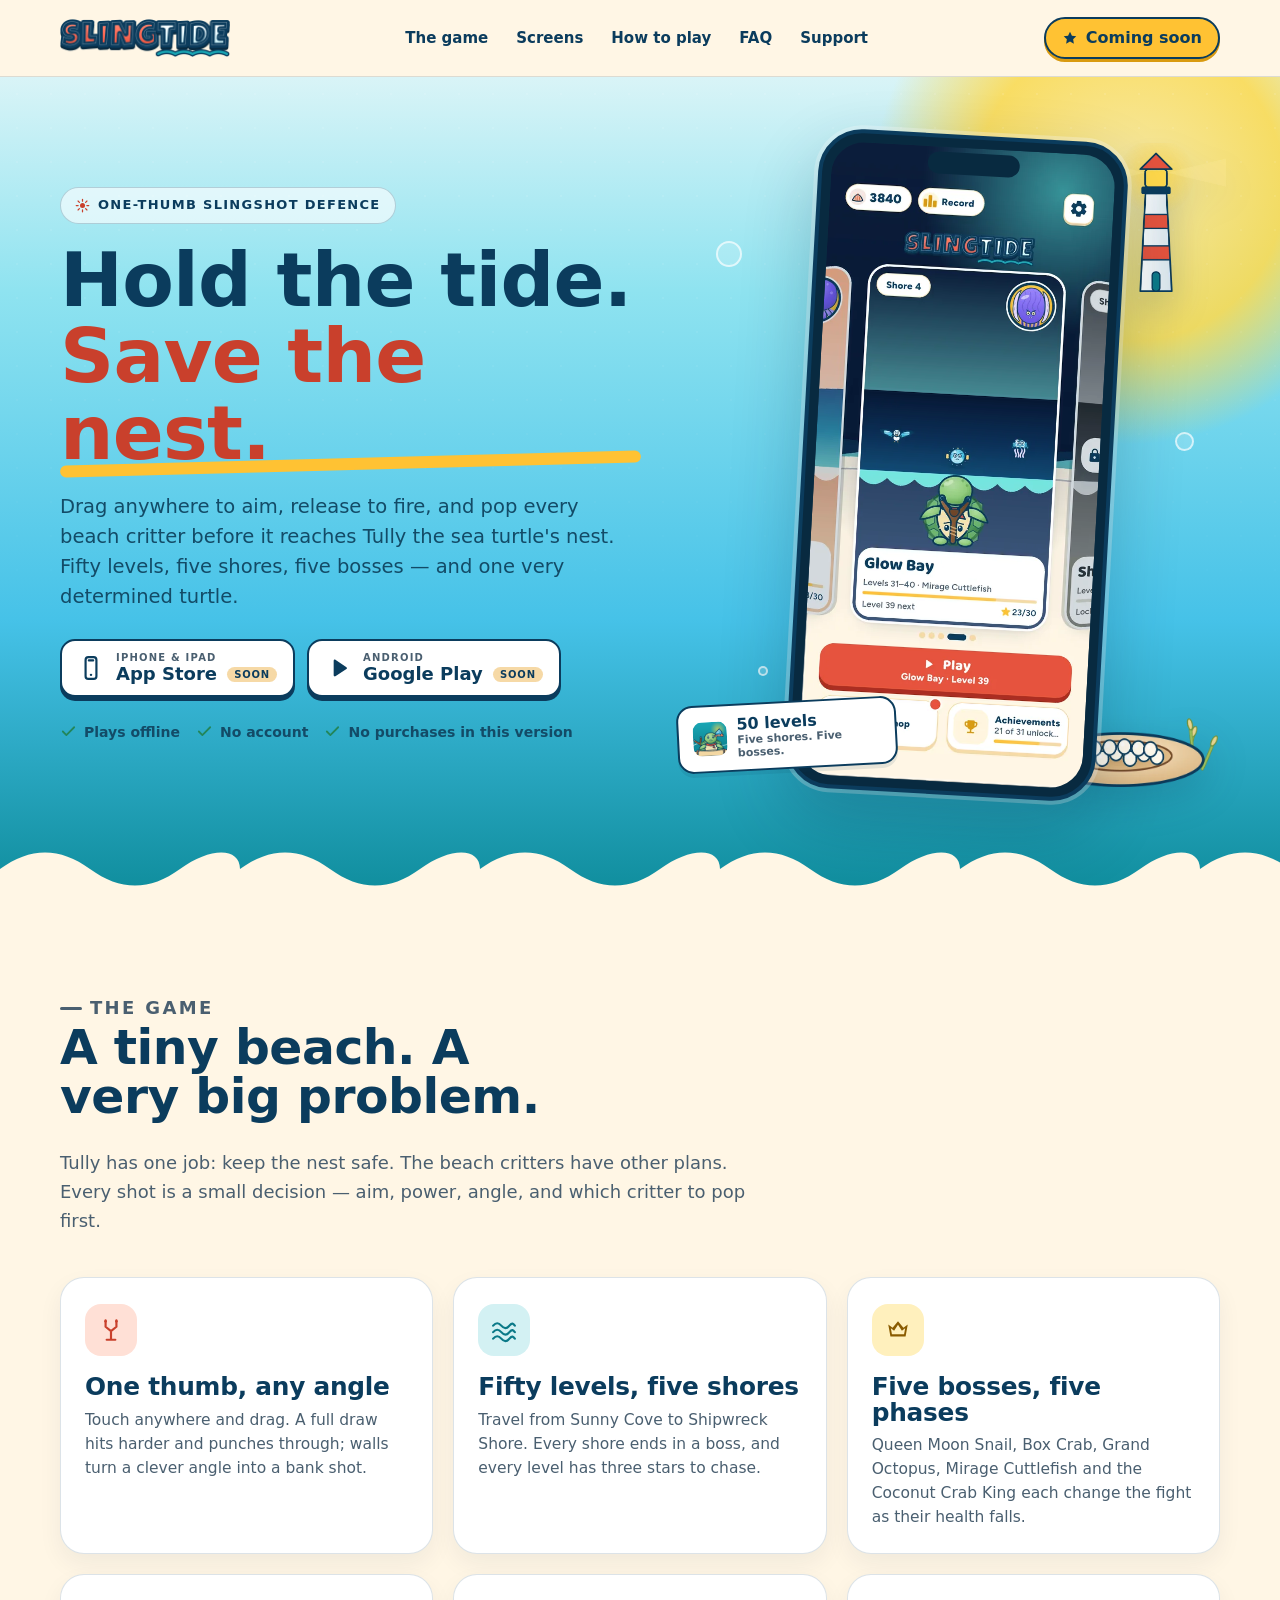
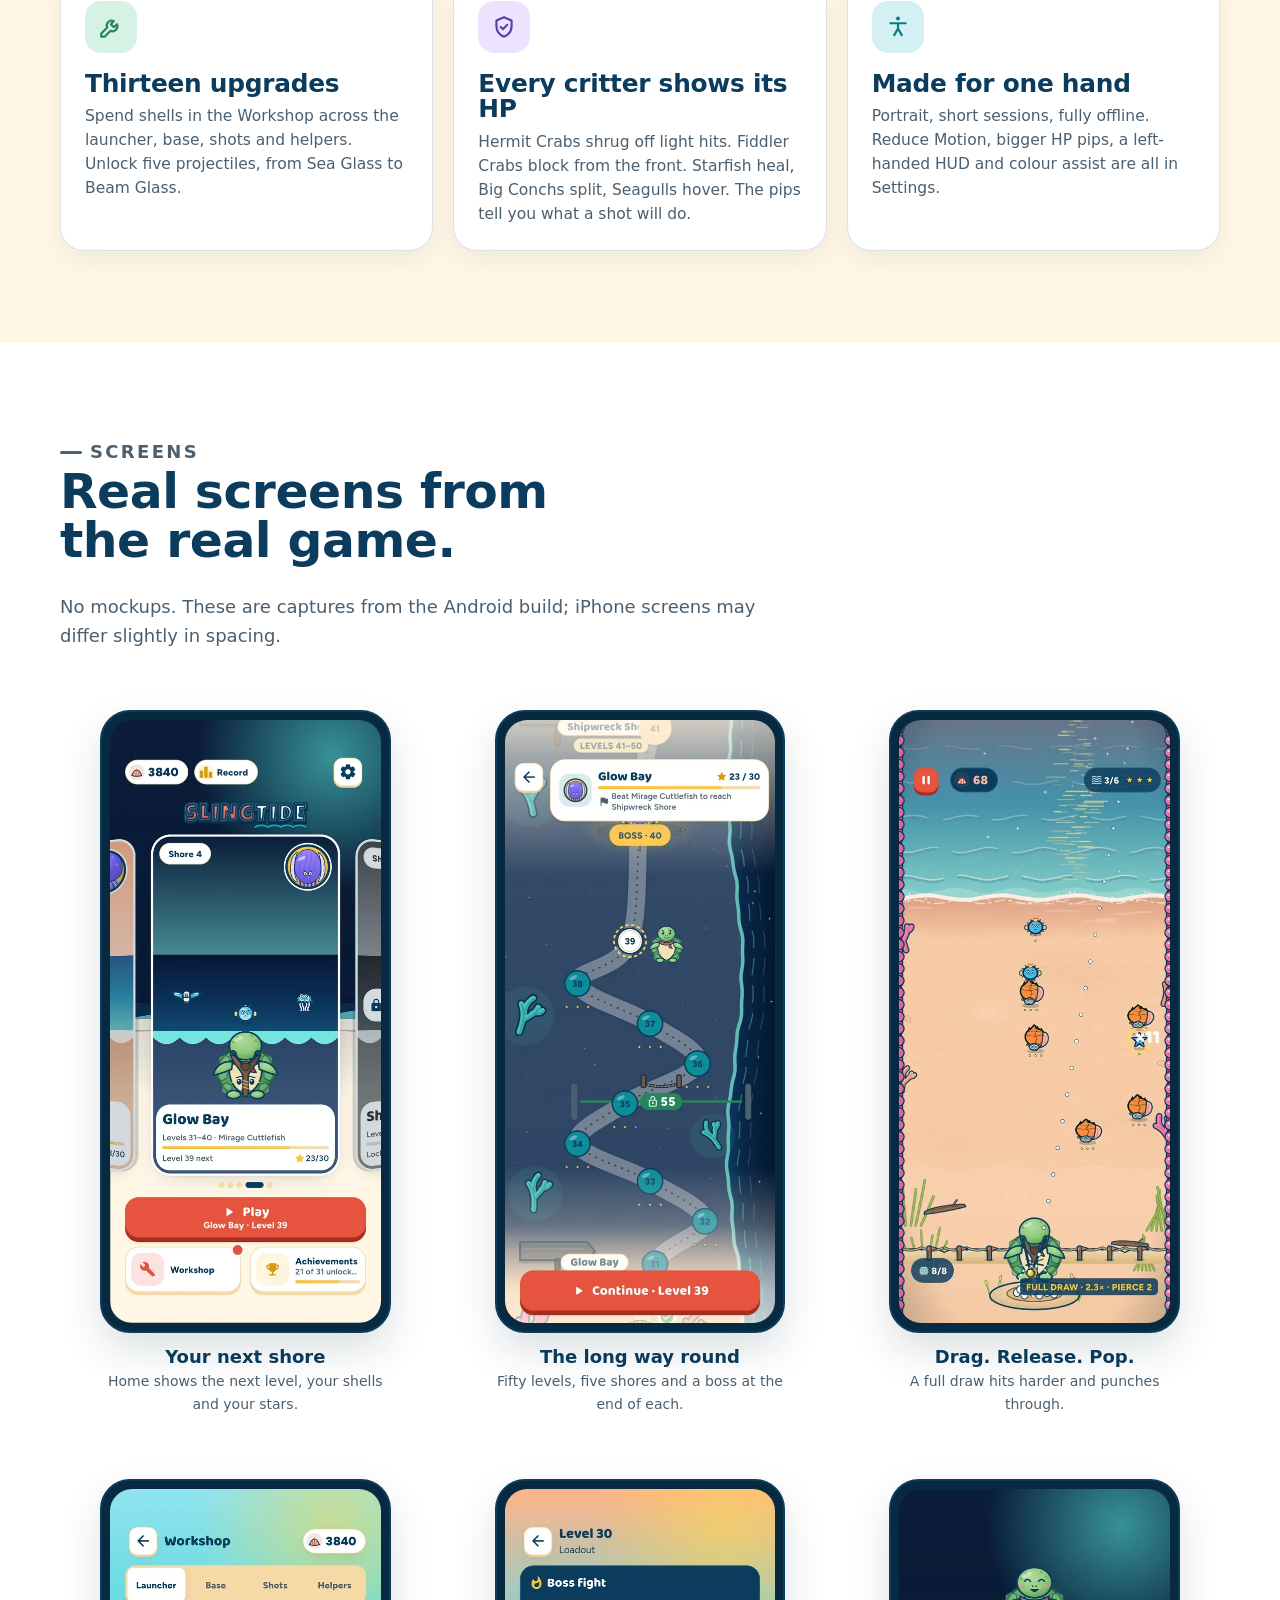
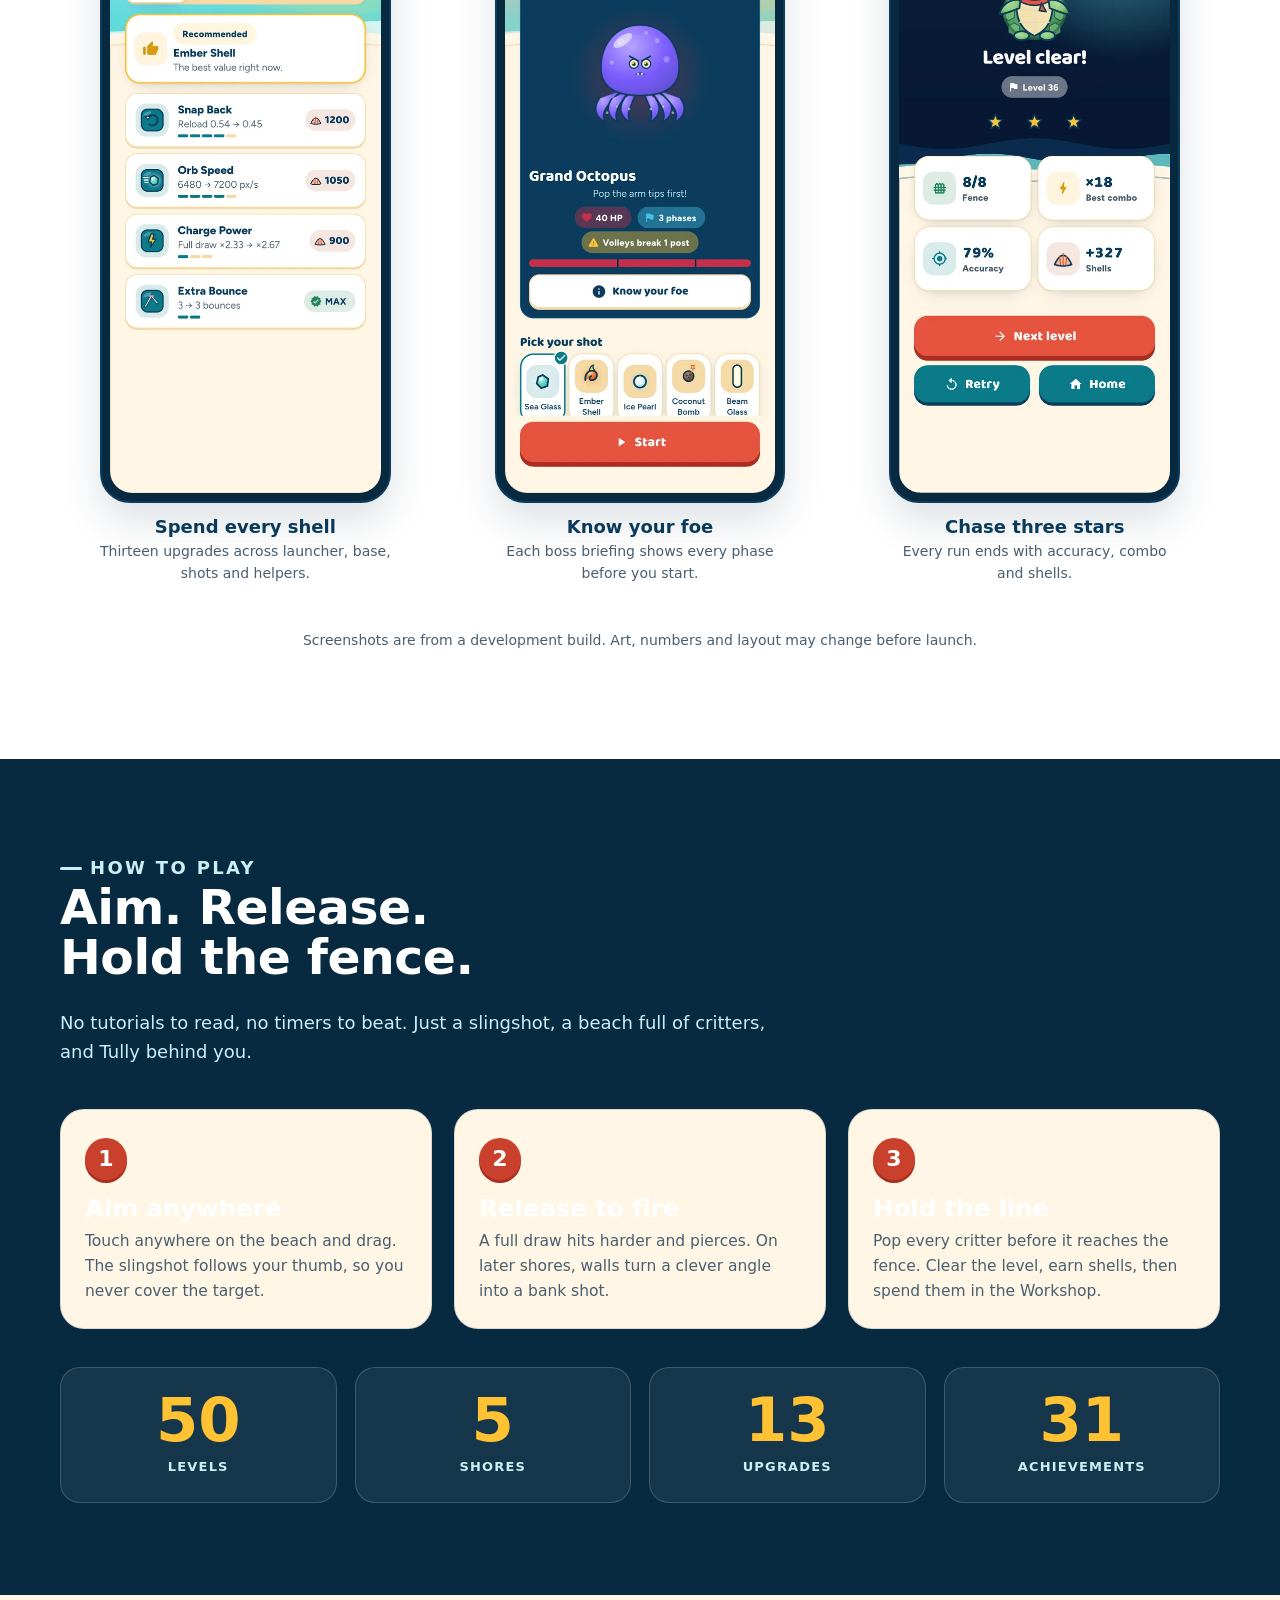
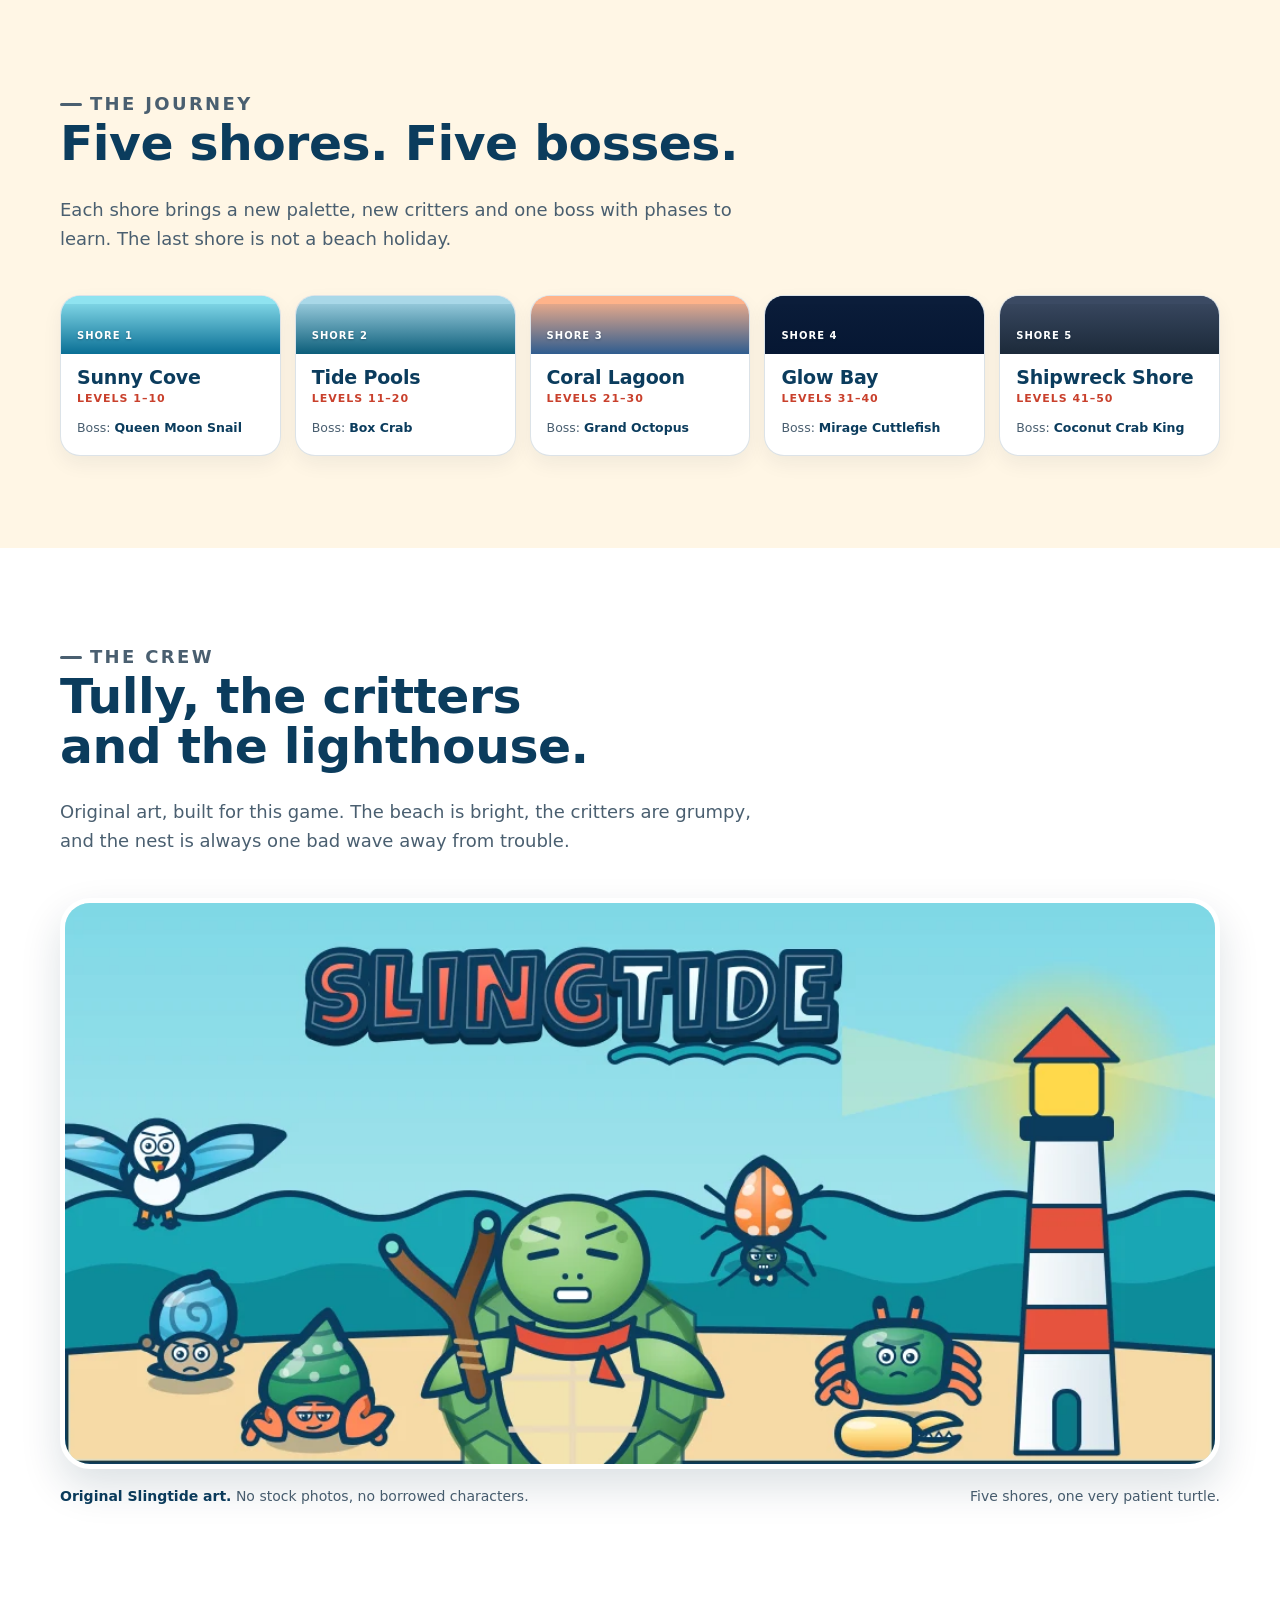
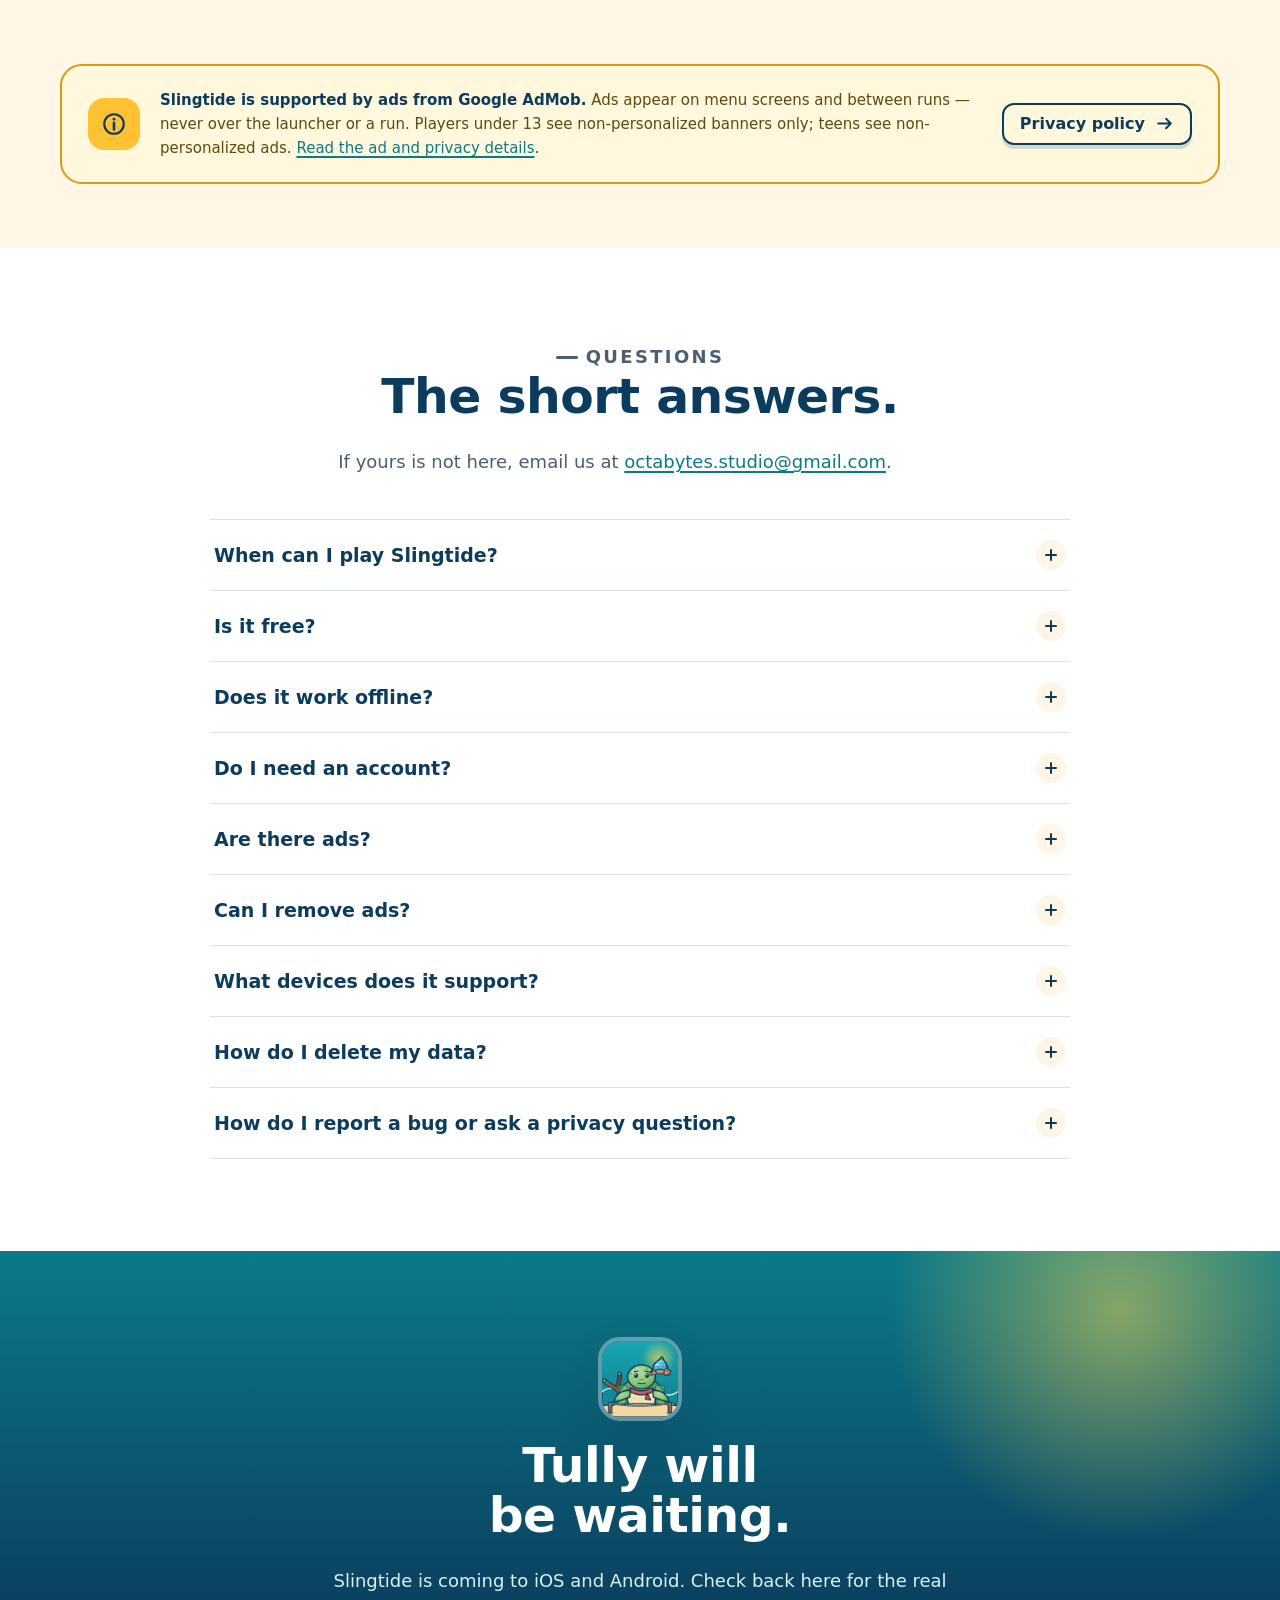
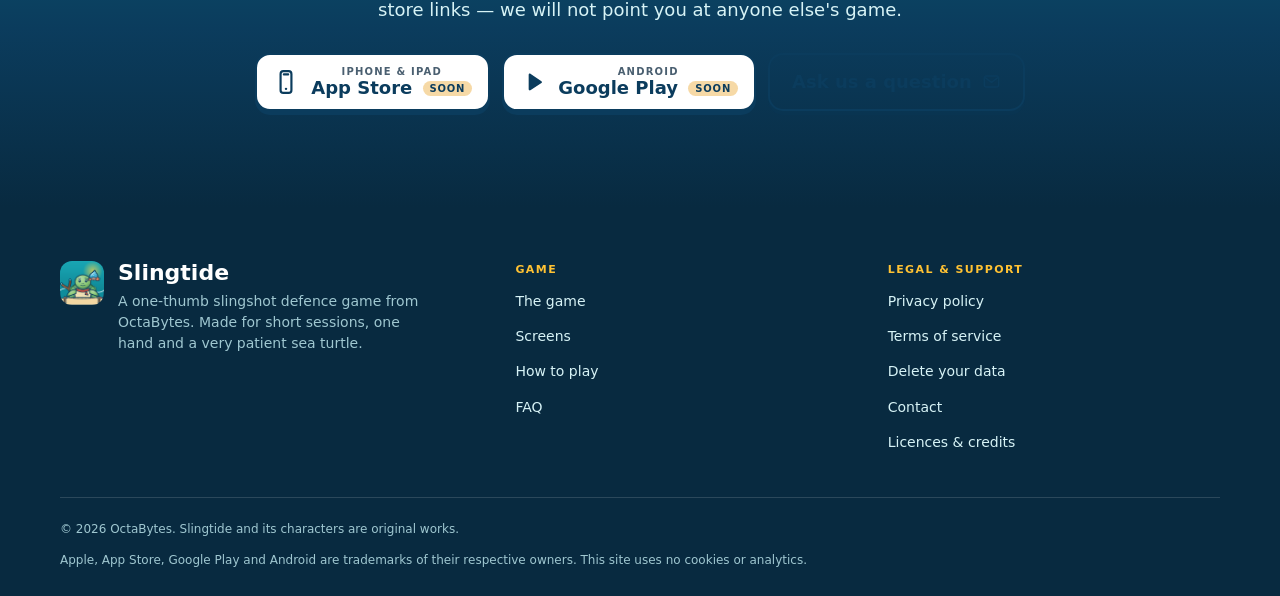
<file: index.html>
<!doctype html>
<html lang="en" class="no-js">
<head>
  <meta charset="utf-8">
  <meta name="viewport" content="width=device-width, initial-scale=1, viewport-fit=cover">
  <title>Slingtide — one-thumb slingshot defence for iOS &amp; Android</title>
  <meta name="description" content="Drag anywhere to aim, release to fire, and pop every beach critter before it reaches Tully's nest. 50 levels, five shores, five bosses — playable offline.">
  <link rel="canonical" href="https://octabytes-studio.github.io/slingtide/">
  <meta name="theme-color" content="#0B7A88">
  <meta name="color-scheme" content="light">

  <meta property="og:type" content="website">
  <meta property="og:site_name" content="Slingtide">
  <meta property="og:title" content="Slingtide — one-thumb slingshot defence for iOS &amp; Android">
  <meta property="og:description" content="Drag anywhere to aim, release to fire, and pop every beach critter before it reaches Tully's nest. 50 levels, five shores, five bosses — playable offline.">
  <meta property="og:url" content="https://octabytes-studio.github.io/slingtide/">
  <meta property="og:image" content="https://octabytes-studio.github.io/slingtide/assets/img/og-image.png">
  <meta property="og:image:width" content="1200">
  <meta property="og:image:height" content="630">
  <meta property="og:image:alt" content="Slingtide key art with Tully the sea turtle, beach critters and a lighthouse.">
  <meta name="twitter:card" content="summary_large_image">
  <meta name="twitter:title" content="Slingtide — one-thumb slingshot defence for iOS &amp; Android">
  <meta name="twitter:description" content="Pop beach critters, save Tully's nest. 50 levels, five shores, five bosses, playable offline.">
  <meta name="twitter:image" content="https://octabytes-studio.github.io/slingtide/assets/img/og-image.png">

  <link rel="icon" href="assets/img/favicon-32.png" sizes="32x32" type="image/png">
  <link rel="icon" href="assets/img/favicon-16.png" sizes="16x16" type="image/png">
  <link rel="apple-touch-icon" href="assets/img/apple-touch-icon-180.png">
  <link rel="manifest" href="site.webmanifest">
  <link rel="preload" href="assets/fonts/baloo2-800.woff2" as="font" type="font/woff2" crossorigin>
  <link rel="preload" href="assets/fonts/figtree.woff2" as="font" type="font/woff2" crossorigin>
  <link rel="stylesheet" href="assets/css/styles.css">

  <script>document.documentElement.classList.remove("no-js");document.documentElement.classList.add("js");</script>

  <script type="application/ld+json">
  {
    "@context": "https://schema.org",
    "@type": "VideoGame",
    "name": "Slingtide",
    "description": "A portrait, one-thumb slingshot defence game. Drag anywhere to aim, release to fire, and pop beach critters before they reach Tully the sea turtle's nest fence.",
    "applicationCategory": "GameApplication",
    "genre": ["Arcade", "Casual", "Defence"],
    "gamePlatform": ["iOS", "Android"],
    "operatingSystem": "iOS 15+, Android 7.0+",
    "inLanguage": "en",
    "publisher": {
      "@type": "Organization",
      "name": "OctaBytes"
    }
  }
  </script>
</head>
<body>
  <a class="skip-link" href="#main">Skip to content</a>

  <svg width="0" height="0" aria-hidden="true" focusable="false" style="position:absolute">
    <symbol id="i-star" viewBox="0 0 24 24"><path fill="currentColor" d="M12 2.6l2.9 5.9 6.5.9-4.7 4.6 1.1 6.5-5.8-3.1-5.8 3.1 1.1-6.5L2.6 9.4l6.5-.9L12 2.6z"/></symbol>
    <symbol id="i-check" viewBox="0 0 24 24"><path fill="none" stroke="currentColor" stroke-width="2.5" stroke-linecap="round" stroke-linejoin="round" d="M20 6L9 17l-5-5"/></symbol>
    <symbol id="i-phone" viewBox="0 0 24 24"><rect x="7" y="2" width="10" height="20" rx="2.5" fill="none" stroke="currentColor" stroke-width="2"/><path d="M10 5h4" fill="none" stroke="currentColor" stroke-width="2" stroke-linecap="round"/><circle cx="12" cy="18.3" r="1.1" fill="currentColor"/></symbol>
    <symbol id="i-play" viewBox="0 0 24 24"><path fill="currentColor" d="M8 5.3v13.4c0 .8.9 1.3 1.6.9l10.2-6.7c.6-.4.6-1.3 0-1.7L9.6 4.4C8.9 4 8 4.5 8 5.3z"/></symbol>
    <symbol id="i-slingshot" viewBox="0 0 24 24"><path fill="none" stroke="currentColor" stroke-width="2" stroke-linecap="round" stroke-linejoin="round" d="M7 3v6l5 4 5-4V3M12 13v8M8 21h8"/><circle cx="7" cy="4" r="1.2" fill="currentColor"/><circle cx="17" cy="4" r="1.2" fill="currentColor"/></symbol>
    <symbol id="i-wave" viewBox="0 0 24 24"><path fill="none" stroke="currentColor" stroke-width="2" stroke-linecap="round" d="M2 8c2.5-3 5-3 7.5 0s5 3 7.5 0 3.5-2 5 0M2 14c2.5-3 5-3 7.5 0s5 3 7.5 0 3.5-2 5 0M2 20c2.5-3 5-3 7.5 0s5 3 7.5 0 3.5-2 5 0"/></symbol>
    <symbol id="i-crown" viewBox="0 0 24 24"><path fill="currentColor" d="M3 7l4 3 5-6 5 6 4-3-2 11H5L3 7zm3.4 9h11.2l1-5.7-3 2.3L12 7.2l-3.6 5.4-3-2.3 1 5.7z"/></symbol>
    <symbol id="i-wrench" viewBox="0 0 24 24"><path fill="none" stroke="currentColor" stroke-width="2" stroke-linecap="round" stroke-linejoin="round" d="M14.5 6.5a4.5 4.5 0 0 0-6 5.9L3 17.9V21h3.1l5.5-5.5a4.5 4.5 0 0 0 5.9-6l-2.8 2.8-2.9-2.9 2.7-2.9z"/></symbol>
    <symbol id="i-shield" viewBox="0 0 24 24"><path fill="none" stroke="currentColor" stroke-width="2" stroke-linecap="round" stroke-linejoin="round" d="M12 3l7 3v5c0 4.4-2.9 8.2-7 10-4.1-1.8-7-5.6-7-10V6l7-3z"/><path fill="none" stroke="currentColor" stroke-width="2" stroke-linecap="round" stroke-linejoin="round" d="M9 12l2 2 4-4"/></symbol>
    <symbol id="i-accessibility" viewBox="0 0 24 24"><circle cx="12" cy="4.2" r="1.8" fill="currentColor"/><path fill="none" stroke="currentColor" stroke-width="2" stroke-linecap="round" stroke-linejoin="round" d="M5 8.5h14M12 8.5v5m0 0l-3.5 6M12 13.5l3.5 6"/></symbol>
    <symbol id="i-trophy" viewBox="0 0 24 24"><path fill="none" stroke="currentColor" stroke-width="2" stroke-linecap="round" stroke-linejoin="round" d="M8 4h8v5a4 4 0 0 1-8 0V4zM8 6H4v2a4 4 0 0 0 4 4M16 6h4v2a4 4 0 0 1-4 4M12 13v5M8 21h8"/></symbol>
    <symbol id="i-arrow" viewBox="0 0 24 24"><path fill="none" stroke="currentColor" stroke-width="2.4" stroke-linecap="round" stroke-linejoin="round" d="M4 12h16M14 6l6 6-6 6"/></symbol>
    <symbol id="i-info" viewBox="0 0 24 24"><circle cx="12" cy="12" r="9" fill="none" stroke="currentColor" stroke-width="2"/><path fill="none" stroke="currentColor" stroke-width="2.4" stroke-linecap="round" d="M12 11v6"/><circle cx="12" cy="7.5" r="1.3" fill="currentColor"/></symbol>
    <symbol id="i-mail" viewBox="0 0 24 24"><rect x="3" y="5" width="18" height="14" rx="2.5" fill="none" stroke="currentColor" stroke-width="2"/><path fill="none" stroke="currentColor" stroke-width="2" stroke-linecap="round" stroke-linejoin="round" d="M4 7l8 6 8-6"/></symbol>
    <symbol id="i-reset" viewBox="0 0 24 24"><path fill="none" stroke="currentColor" stroke-width="2.2" stroke-linecap="round" stroke-linejoin="round" d="M4 12a8 8 0 1 0 2.3-5.7M4 4v5h5"/></symbol>
    <symbol id="i-trash" viewBox="0 0 24 24"><path fill="none" stroke="currentColor" stroke-width="2" stroke-linecap="round" stroke-linejoin="round" d="M4 7h16M9 7V4h6v3M6.5 7l1 14h9l1-14M10 11v6M14 11v6"/></symbol>
    <symbol id="i-lock" viewBox="0 0 24 24"><rect x="4" y="10" width="16" height="11" rx="2.5" fill="none" stroke="currentColor" stroke-width="2"/><path fill="none" stroke="currentColor" stroke-width="2" stroke-linecap="round" d="M8 10V7a4 4 0 0 1 8 0v3"/></symbol>
    <symbol id="i-sun" viewBox="0 0 24 24"><circle cx="12" cy="12" r="4" fill="currentColor"/><path fill="none" stroke="currentColor" stroke-width="2" stroke-linecap="round" d="M12 2v3M12 19v3M2 12h3M19 12h3M4.9 4.9l2.1 2.1M17 17l2.1 2.1M19.1 4.9L17 7M7 17l-2.1 2.1"/></symbol>
  </svg>

  <header class="site-header">
    <div class="container header-inner">
      <a class="brand" href="index.html" aria-label="Slingtide home">
        <img src="assets/img/logo.png" alt="Slingtide" width="174" height="39">
      </a>
      <nav class="nav" aria-label="Main">
        <a href="#game">The game</a>
        <a href="#screens">Screens</a>
        <a href="#how">How to play</a>
        <a href="#faq">FAQ</a>
        <a href="contact.html">Support</a>
      </nav>
      <details class="mobile-menu">
        <summary><span class="menu-icon" aria-hidden="true"><span></span><span></span><span></span></span> Menu</summary>
        <div class="menu-panel">
          <a href="#game">The game</a>
          <a href="#screens">Screens</a>
          <a href="#how">How to play</a>
          <a href="#faq">FAQ</a>
          <a href="contact.html">Support</a>
          <a class="menu-cta" href="#coming-soon">Coming soon</a>
        </div>
      </details>
      <span class="header-cta"><svg aria-hidden="true"><use href="#i-star"></use></svg> Coming soon</span>
    </div>
  </header>

  <main id="main">
    <section class="hero" aria-labelledby="hero-title">
      <div class="container hero-grid">
        <div class="hero-copy">
          <p class="eyebrow"><svg aria-hidden="true"><use href="#i-sun"></use></svg> One-thumb slingshot defence</p>
          <h1 id="hero-title">Hold the tide. <span class="pop">Save the nest.</span></h1>
          <p class="hero-lede">Drag anywhere to aim, release to fire, and pop every beach critter before it reaches Tully the sea turtle's nest. Fifty levels, five shores, five bosses — and one very determined turtle.</p>
          <div class="hero-actions" aria-label="Download status">
            <div class="store-button is-soon" role="group" aria-label="Slingtide for iPhone and iPad — coming soon">
              <svg aria-hidden="true"><use href="#i-phone"></use></svg>
              <span><span class="store-kicker">iPhone &amp; iPad</span><span class="store-name">App Store <span class="soon-tag">Soon</span></span></span>
            </div>
            <div class="store-button is-soon" role="group" aria-label="Slingtide for Android — coming soon">
              <svg aria-hidden="true"><use href="#i-play"></use></svg>
              <span><span class="store-kicker">Android</span><span class="store-name">Google Play <span class="soon-tag">Soon</span></span></span>
            </div>
          </div>
          <ul class="trust-line">
            <li><svg aria-hidden="true"><use href="#i-check"></use></svg> Plays offline</li>
            <li><svg aria-hidden="true"><use href="#i-check"></use></svg> No account</li>
            <li><svg aria-hidden="true"><use href="#i-check"></use></svg> No purchases in this version</li>
          </ul>
        </div>

        <div class="hero-visual" aria-label="Slingtide home screen on a phone, with Tully and the lighthouse">
          <span class="bubble bubble--1" aria-hidden="true"></span>
          <span class="bubble bubble--2" aria-hidden="true"></span>
          <span class="bubble bubble--3" aria-hidden="true"></span>
          <span class="bubble bubble--4" aria-hidden="true"></span>
          <img class="float-art float-art--lighthouse" src="assets/img/art/lighthouse.webp" alt="" width="280" height="340">
          <img class="float-art float-art--nest" src="assets/img/art/nest.webp" alt="" width="271" height="138">
          <div class="phone">
            <img src="assets/img/screenshots/shot-home.webp" alt="Slingtide home screen showing Tully, the Glow Bay shore card and a Play button for level 39." width="540" height="1205" fetchpriority="high">
          </div>
          <div class="phone-caption">
            <img src="assets/img/icon-192.png" alt="" width="34" height="34">
            <div><strong>50 levels</strong><span>Five shores. Five bosses.</span></div>
          </div>
        </div>
      </div>
      <div class="wave-bottom" aria-hidden="true"></div>
    </section>

    <section class="section section--sand" id="game" aria-labelledby="game-title">
      <div class="container">
        <div class="section-head reveal">
          <p class="kicker">The game</p>
          <h2 id="game-title">A tiny beach. A very big problem.</h2>
          <p>Tully has one job: keep the nest safe. The beach critters have other plans. Every shot is a small decision — aim, power, angle, and which critter to pop first.</p>
        </div>
        <div class="feature-grid">
          <article class="feature-card reveal">
            <span class="icon-plate icon-plate--coral"><svg aria-hidden="true"><use href="#i-slingshot"></use></svg></span>
            <h3>One thumb, any angle</h3>
            <p>Touch anywhere and drag. A full draw hits harder and punches through; walls turn a clever angle into a bank shot.</p>
          </article>
          <article class="feature-card reveal" style="--delay: 60ms">
            <span class="icon-plate icon-plate--teal"><svg aria-hidden="true"><use href="#i-wave"></use></svg></span>
            <h3>Fifty levels, five shores</h3>
            <p>Travel from Sunny Cove to Shipwreck Shore. Every shore ends in a boss, and every level has three stars to chase.</p>
          </article>
          <article class="feature-card reveal" style="--delay: 120ms">
            <span class="icon-plate icon-plate--gold"><svg aria-hidden="true"><use href="#i-crown"></use></svg></span>
            <h3>Five bosses, five phases</h3>
            <p>Queen Moon Snail, Box Crab, Grand Octopus, Mirage Cuttlefish and the Coconut Crab King each change the fight as their health falls.</p>
          </article>
          <article class="feature-card reveal">
            <span class="icon-plate icon-plate--green"><svg aria-hidden="true"><use href="#i-wrench"></use></svg></span>
            <h3>Thirteen upgrades</h3>
            <p>Spend shells in the Workshop across the launcher, base, shots and helpers. Unlock five projectiles, from Sea Glass to Beam Glass.</p>
          </article>
          <article class="feature-card reveal" style="--delay: 60ms">
            <span class="icon-plate icon-plate--purple"><svg aria-hidden="true"><use href="#i-shield"></use></svg></span>
            <h3>Every critter shows its HP</h3>
            <p>Hermit Crabs shrug off light hits. Fiddler Crabs block from the front. Starfish heal, Big Conchs split, Seagulls hover. The pips tell you what a shot will do.</p>
          </article>
          <article class="feature-card reveal" style="--delay: 120ms">
            <span class="icon-plate icon-plate--teal"><svg aria-hidden="true"><use href="#i-accessibility"></use></svg></span>
            <h3>Made for one hand</h3>
            <p>Portrait, short sessions, fully offline. Reduce Motion, bigger HP pips, a left-handed HUD and colour assist are all in Settings.</p>
          </article>
        </div>
      </div>
    </section>

    <section class="section section--white" id="screens" aria-labelledby="screens-title">
      <div class="container">
        <div class="section-head reveal">
          <p class="kicker">Screens</p>
          <h2 id="screens-title">Real screens from the real game.</h2>
          <p>No mockups. These are captures from the Android build; iPhone screens may differ slightly in spacing.</p>
        </div>
        <div class="screen-grid">
          <figure class="shot reveal">
            <div class="shot-frame">
              <img src="assets/img/screenshots/shot-home.webp" alt="Home screen with the Glow Bay shore card, 3,840 shells, 23 of 30 stars and a Play button." width="540" height="1205" loading="lazy">
            </div>
            <figcaption><strong>Your next shore</strong><span>Home shows the next level, your shells and your stars.</span></figcaption>
          </figure>
          <figure class="shot reveal" style="--delay: 60ms">
            <div class="shot-frame">
              <img src="assets/img/screenshots/shot-path.webp" alt="Level path winding through Glow Bay with numbered levels, stars and a boss marker at level 40." width="540" height="1205" loading="lazy">
            </div>
            <figcaption><strong>The long way round</strong><span>Fifty levels, five shores and a boss at the end of each.</span></figcaption>
          </figure>
          <figure class="shot reveal" style="--delay: 120ms">
            <div class="shot-frame">
              <img src="assets/img/screenshots/shot-play.webp" alt="Gameplay on Coral Lagoon: Tully at the slingshot, critters advancing, and the full-draw indicator." width="540" height="1205" loading="lazy">
            </div>
            <figcaption><strong>Drag. Release. Pop.</strong><span>A full draw hits harder and punches through.</span></figcaption>
          </figure>
          <figure class="shot reveal">
            <div class="shot-frame">
              <img src="assets/img/screenshots/shot-workshop.webp" alt="Workshop screen with launcher upgrades, prices in shells and an Ember Shell recommendation." width="540" height="1205" loading="lazy">
            </div>
            <figcaption><strong>Spend every shell</strong><span>Thirteen upgrades across launcher, base, shots and helpers.</span></figcaption>
          </figure>
          <figure class="shot reveal" style="--delay: 60ms">
            <div class="shot-frame">
              <img src="assets/img/screenshots/shot-boss.webp" alt="Boss briefing for the Grand Octopus, showing 40 HP, three phases and five projectile choices." width="540" height="1205" loading="lazy">
            </div>
            <figcaption><strong>Know your foe</strong><span>Each boss briefing shows every phase before you start.</span></figcaption>
          </figure>
          <figure class="shot reveal" style="--delay: 120ms">
            <div class="shot-frame">
              <img src="assets/img/screenshots/shot-results.webp" alt="Level clear results screen with three stars, fence 8 of 8, 79 percent accuracy and 327 shells." width="540" height="1205" loading="lazy">
            </div>
            <figcaption><strong>Chase three stars</strong><span>Every run ends with accuracy, combo and shells.</span></figcaption>
          </figure>
        </div>
        <p class="screen-note">Screenshots are from a development build. Art, numbers and layout may change before launch.</p>
      </div>
    </section>

    <section class="section section--deep" id="how" aria-labelledby="how-title">
      <div class="container">
        <div class="section-head reveal">
          <p class="kicker">How to play</p>
          <h2 id="how-title">Aim. Release. Hold the fence.</h2>
          <p>No tutorials to read, no timers to beat. Just a slingshot, a beach full of critters, and Tully behind you.</p>
        </div>
        <div class="how-grid">
          <article class="how-step reveal">
            <h3>Aim anywhere</h3>
            <p>Touch anywhere on the beach and drag. The slingshot follows your thumb, so you never cover the target.</p>
          </article>
          <article class="how-step reveal" style="--delay: 60ms">
            <h3>Release to fire</h3>
            <p>A full draw hits harder and pierces. On later shores, walls turn a clever angle into a bank shot.</p>
          </article>
          <article class="how-step reveal" style="--delay: 120ms">
            <h3>Hold the line</h3>
            <p>Pop every critter before it reaches the fence. Clear the level, earn shells, then spend them in the Workshop.</p>
          </article>
        </div>
        <div class="stats" aria-label="Game content at a glance">
          <div class="stat reveal"><span class="num" data-count="50">50</span><span class="label">Levels</span></div>
          <div class="stat reveal" style="--delay: 60ms"><span class="num" data-count="5">5</span><span class="label">Shores</span></div>
          <div class="stat reveal" style="--delay: 120ms"><span class="num" data-count="13">13</span><span class="label">Upgrades</span></div>
          <div class="stat reveal" style="--delay: 180ms"><span class="num" data-count="31">31</span><span class="label">Achievements</span></div>
        </div>
      </div>
    </section>

    <section class="section section--sand" id="shores" aria-labelledby="shores-title">
      <div class="container">
        <div class="section-head reveal">
          <p class="kicker">The journey</p>
          <h2 id="shores-title">Five shores. Five bosses.</h2>
          <p>Each shore brings a new palette, new critters and one boss with phases to learn. The last shore is not a beach holiday.</p>
        </div>
        <div class="shore-grid">
          <article class="shore-card reveal" style="--shore: #8FE3F0; --shore-deep: #0A6F95">
            <div class="shore-window"><span>Shore 1</span></div>
            <h3>Sunny Cove</h3>
            <p class="levels">Levels 1–10</p>
            <p class="boss">Boss: <strong>Queen Moon Snail</strong></p>
          </article>
          <article class="shore-card reveal" style="--shore: #A9D8E8; --shore-deep: #0C5E7A; --delay: 60ms">
            <div class="shore-window"><span>Shore 2</span></div>
            <h3>Tide Pools</h3>
            <p class="levels">Levels 11–20</p>
            <p class="boss">Boss: <strong>Box Crab</strong></p>
          </article>
          <article class="shore-card reveal" style="--shore: #FFB38A; --shore-deep: #2F5C8F; --delay: 120ms">
            <div class="shore-window"><span>Shore 3</span></div>
            <h3>Coral Lagoon</h3>
            <p class="levels">Levels 21–30</p>
            <p class="boss">Boss: <strong>Grand Octopus</strong></p>
          </article>
          <article class="shore-card reveal" style="--shore: #0B1D3A; --shore-deep: #061733; --delay: 180ms">
            <div class="shore-window"><span>Shore 4</span></div>
            <h3>Glow Bay</h3>
            <p class="levels">Levels 31–40</p>
            <p class="boss">Boss: <strong>Mirage Cuttlefish</strong></p>
          </article>
          <article class="shore-card reveal" style="--shore: #3B4A63; --shore-deep: #1C2A3A; --delay: 240ms">
            <div class="shore-window"><span>Shore 5</span></div>
            <h3>Shipwreck Shore</h3>
            <p class="levels">Levels 41–50</p>
            <p class="boss">Boss: <strong>Coconut Crab King</strong></p>
          </article>
        </div>
      </div>
    </section>

    <section class="section section--white" aria-labelledby="art-title">
      <div class="container">
        <div class="section-head reveal">
          <p class="kicker">The crew</p>
          <h2 id="art-title">Tully, the critters and the lighthouse.</h2>
          <p>Original art, built for this game. The beach is bright, the critters are grumpy, and the nest is always one bad wave away from trouble.</p>
        </div>
        <div class="art-band reveal">
          <img src="assets/img/art/feature-graphic.webp" alt="Slingtide key art: Tully the sea turtle holding a slingshot, surrounded by a crab, snail, jellyfish, seagull and lighthouse." width="1024" height="500" loading="lazy">
        </div>
        <div class="art-caption">
          <span><strong>Original Slingtide art.</strong> No stock photos, no borrowed characters.</span>
          <span>Five shores, one very patient turtle.</span>
        </div>
      </div>
    </section>

    <section class="section section--sand section--tight" aria-labelledby="ads-title">
      <div class="container">
        <div class="ads-note reveal">
          <span class="icon-plate icon-plate--gold"><svg aria-hidden="true"><use href="#i-info"></use></svg></span>
          <p id="ads-title"><strong>Slingtide is supported by ads from Google AdMob.</strong> Ads appear on menu screens and between runs — never over the launcher or a run. Players under 13 see non-personalized banners only; teens see non-personalized ads. <a href="privacy.html#ads">Read the ad and privacy details</a>.</p>
          <a class="btn btn-ghost btn-small" href="privacy.html">Privacy policy <svg aria-hidden="true"><use href="#i-arrow"></use></svg></a>
        </div>
      </div>
    </section>

    <section class="section section--white" id="faq" aria-labelledby="faq-title">
      <div class="container">
        <div class="section-head section-head--center reveal">
          <p class="kicker">Questions</p>
          <h2 id="faq-title">The short answers.</h2>
          <p>If yours is not here, email us at <a href="mailto:octabytes.studio@gmail.com">octabytes.studio@gmail.com</a>.</p>
        </div>
        <div class="faq">
          <details>
            <summary>When can I play Slingtide? <span class="plus" aria-hidden="true"></span></summary>
            <div class="answer"><p>Slingtide is coming to the App Store and Google Play. This page will link to both listings as soon as they are live. There is no download link yet, and we will not send you to another game's store page.</p></div>
          </details>
          <details>
            <summary>Is it free? <span class="plus" aria-hidden="true"></span></summary>
            <div class="answer"><p>The price will be shown on the store listing when the game launches. The current version does not sell in-app purchases, so there is no shop, no subscription and no paywall inside the game.</p></div>
          </details>
          <details>
            <summary>Does it work offline? <span class="plus" aria-hidden="true"></span></summary>
            <div class="answer"><p>Yes. Gameplay, progress, settings and achievements all work without a connection. Ads need a network; if you are offline, the game carries on without them.</p></div>
          </details>
          <details>
            <summary>Do I need an account? <span class="plus" aria-hidden="true"></span></summary>
            <div class="answer"><p>No. There is no sign-up, no login, no cloud save and no social profile. Your progress is stored on your device and in your own device backup.</p></div>
          </details>
          <details>
            <summary>Are there ads? <span class="plus" aria-hidden="true"></span></summary>
            <div class="answer"><p>Yes — Google AdMob. Banners appear on menu screens, one interstitial can appear between a run and its results, and two optional rewarded ads can offer a continue or double currency. Ads never cover a run. Players under 13 (and unknown ages) get non-personalized banners only; 13–17s get non-personalized ads; adults may get personalized ads only with consent. <a href="privacy.html#ads">Full details</a>.</p></div>
          </details>
          <details>
            <summary>Can I remove ads? <span class="plus" aria-hidden="true"></span></summary>
            <div class="answer"><p>The current version does not sell an ad-removal purchase. If we add one, it will use the App Store or Google Play billing and these terms will be updated before it ships.</p></div>
          </details>
          <details>
            <summary>What devices does it support? <span class="plus" aria-hidden="true"></span></summary>
            <div class="answer"><p>iPhone and iPad on iOS 15 or later, and Android phones and tablets on Android 7.0 or later. The game is portrait-only and designed for one hand. Large-tablet layout is still being polished; check the store listing for the final device list.</p></div>
          </details>
          <details>
            <summary>How do I delete my data? <span class="plus" aria-hidden="true"></span></summary>
            <div class="answer"><p>There is no account to delete. Open Settings → Reset progress and type ERASE to clear levels, stars, shells, upgrades, achievements, stats and the age band. To remove everything, including settings and the random player ID, uninstall the app and remove it from your device backup. <a href="delete-account.html">Step-by-step instructions</a>.</p></div>
          </details>
          <details>
            <summary>How do I report a bug or ask a privacy question? <span class="plus" aria-hidden="true"></span></summary>
            <div class="answer"><p>Email <a href="mailto:octabytes.studio@gmail.com">octabytes.studio@gmail.com</a> with your device, OS version and what happened. For game bugs, Settings → Copy diagnostics puts the build details on your clipboard so you can paste them into the email. <a href="contact.html">Contact page</a>.</p></div>
          </details>
        </div>
      </div>
    </section>

    <section class="cta" id="coming-soon" aria-labelledby="cta-title">
      <div class="container">
        <img class="app-icon" src="assets/img/icon-192.png" alt="" width="84" height="84" loading="lazy">
        <h2 id="cta-title">Tully will be waiting.</h2>
        <p>Slingtide is coming to iOS and Android. Check back here for the real store links — we will not point you at anyone else's game.</p>
        <div class="cta-actions">
          <span class="store-button is-soon" role="group" aria-label="App Store — coming soon">
            <svg aria-hidden="true"><use href="#i-phone"></use></svg>
            <span><span class="store-kicker">iPhone &amp; iPad</span><span class="store-name">App Store <span class="soon-tag">Soon</span></span></span>
          </span>
          <span class="store-button is-soon" role="group" aria-label="Google Play — coming soon">
            <svg aria-hidden="true"><use href="#i-play"></use></svg>
            <span><span class="store-kicker">Android</span><span class="store-name">Google Play <span class="soon-tag">Soon</span></span></span>
          </span>
          <a class="btn btn-ghost" href="contact.html">Ask us a question <svg aria-hidden="true"><use href="#i-mail"></use></svg></a>
        </div>
      </div>
    </section>
  </main>

  <footer class="site-footer">
    <div class="container">
      <div class="footer-grid">
        <div class="footer-brand">
          <img src="assets/img/icon-192.png" alt="" width="44" height="44" loading="lazy">
          <div>
            <strong>Slingtide</strong>
            <p>A one-thumb slingshot defence game from OctaBytes. Made for short sessions, one hand and a very patient sea turtle.</p>
          </div>
        </div>
        <nav class="footer-col" aria-label="Game links">
          <h2>Game</h2>
          <ul>
            <li><a href="#game">The game</a></li>
            <li><a href="#screens">Screens</a></li>
            <li><a href="#how">How to play</a></li>
            <li><a href="#faq">FAQ</a></li>
          </ul>
        </nav>
        <nav class="footer-col" aria-label="Legal and support links">
          <h2>Legal &amp; support</h2>
          <ul>
            <li><a href="privacy.html">Privacy policy</a></li>
            <li><a href="terms.html">Terms of service</a></li>
            <li><a href="delete-account.html">Delete your data</a></li>
            <li><a href="contact.html">Contact</a></li>
            <li><a href="licenses.html">Licences &amp; credits</a></li>
          </ul>
        </nav>
      </div>
      <div class="footer-bottom">
        <p>© 2026 OctaBytes. Slingtide and its characters are original works.</p>
        <p>Apple, App Store, Google Play and Android are trademarks of their respective owners. This site uses no cookies or analytics.</p>
      </div>
    </div>
  </footer>

  <script src="assets/js/main.js" defer></script>
</body>
</html>
</file>
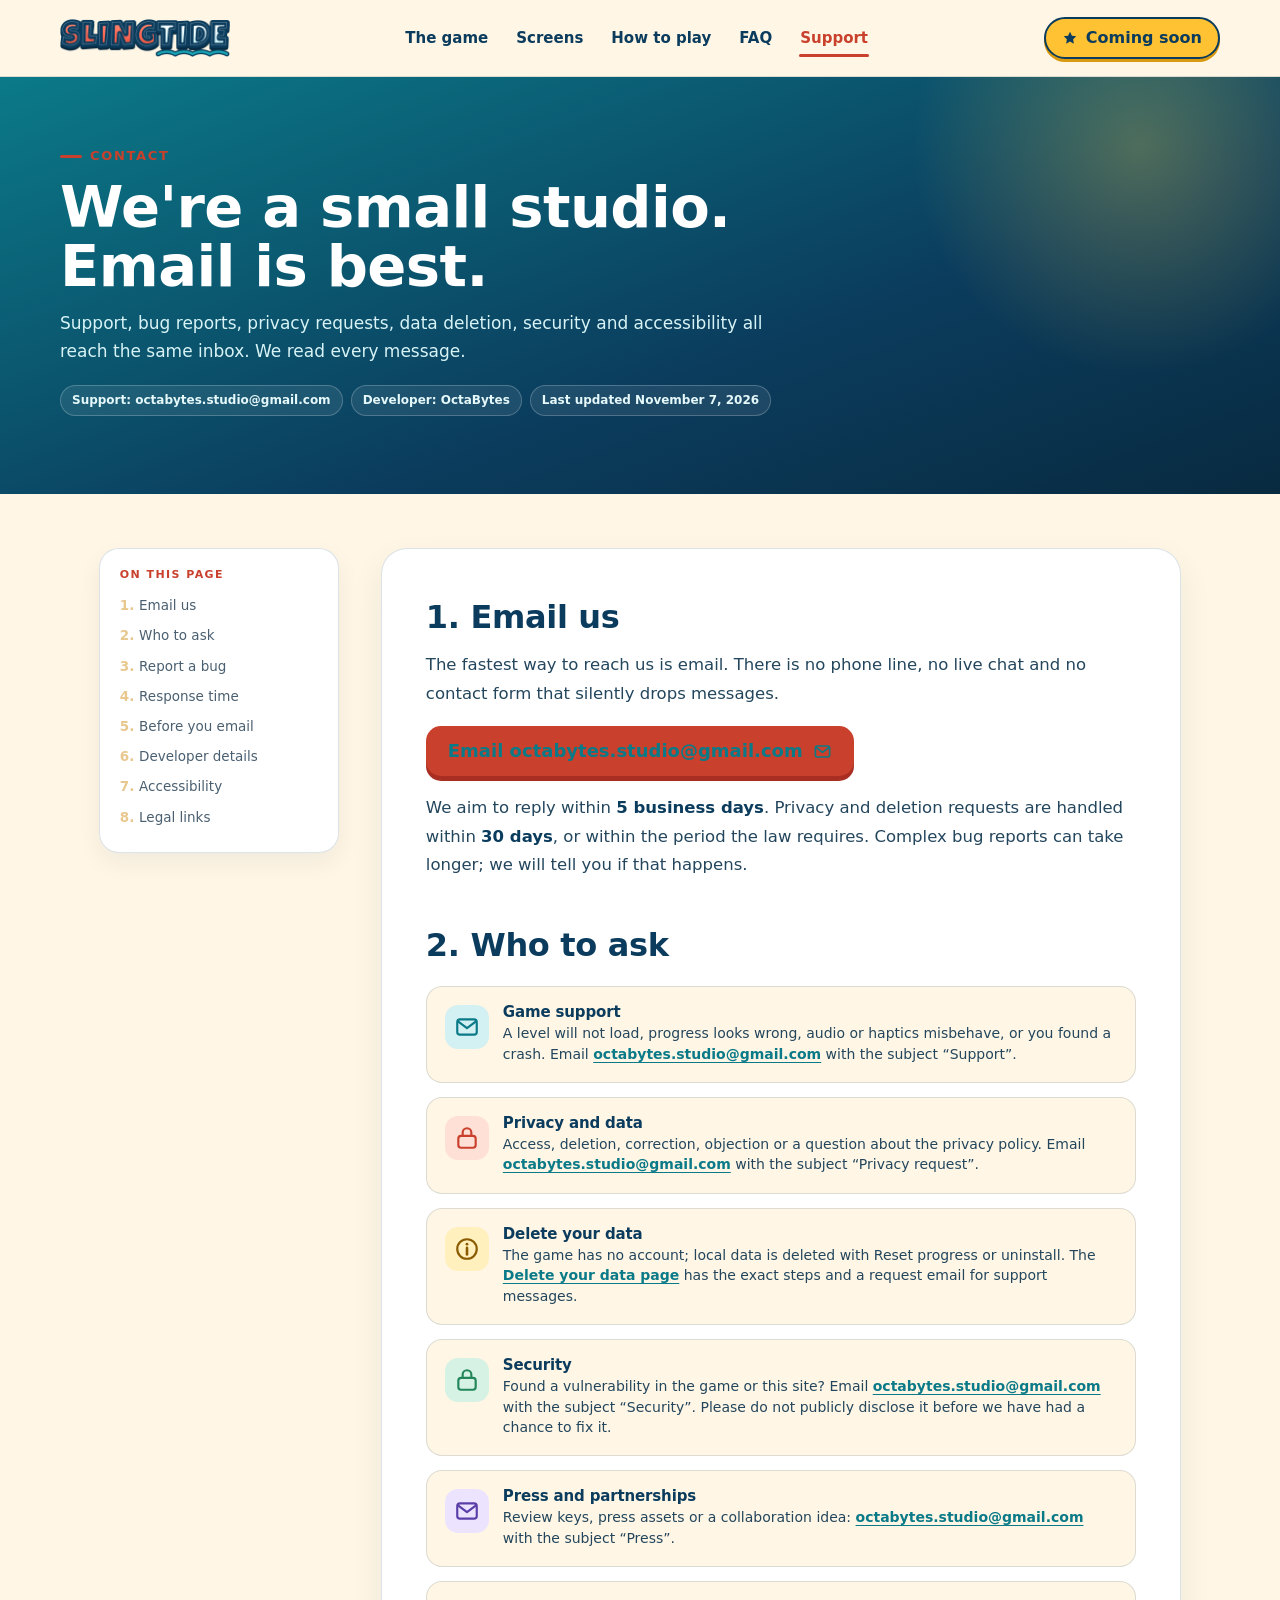
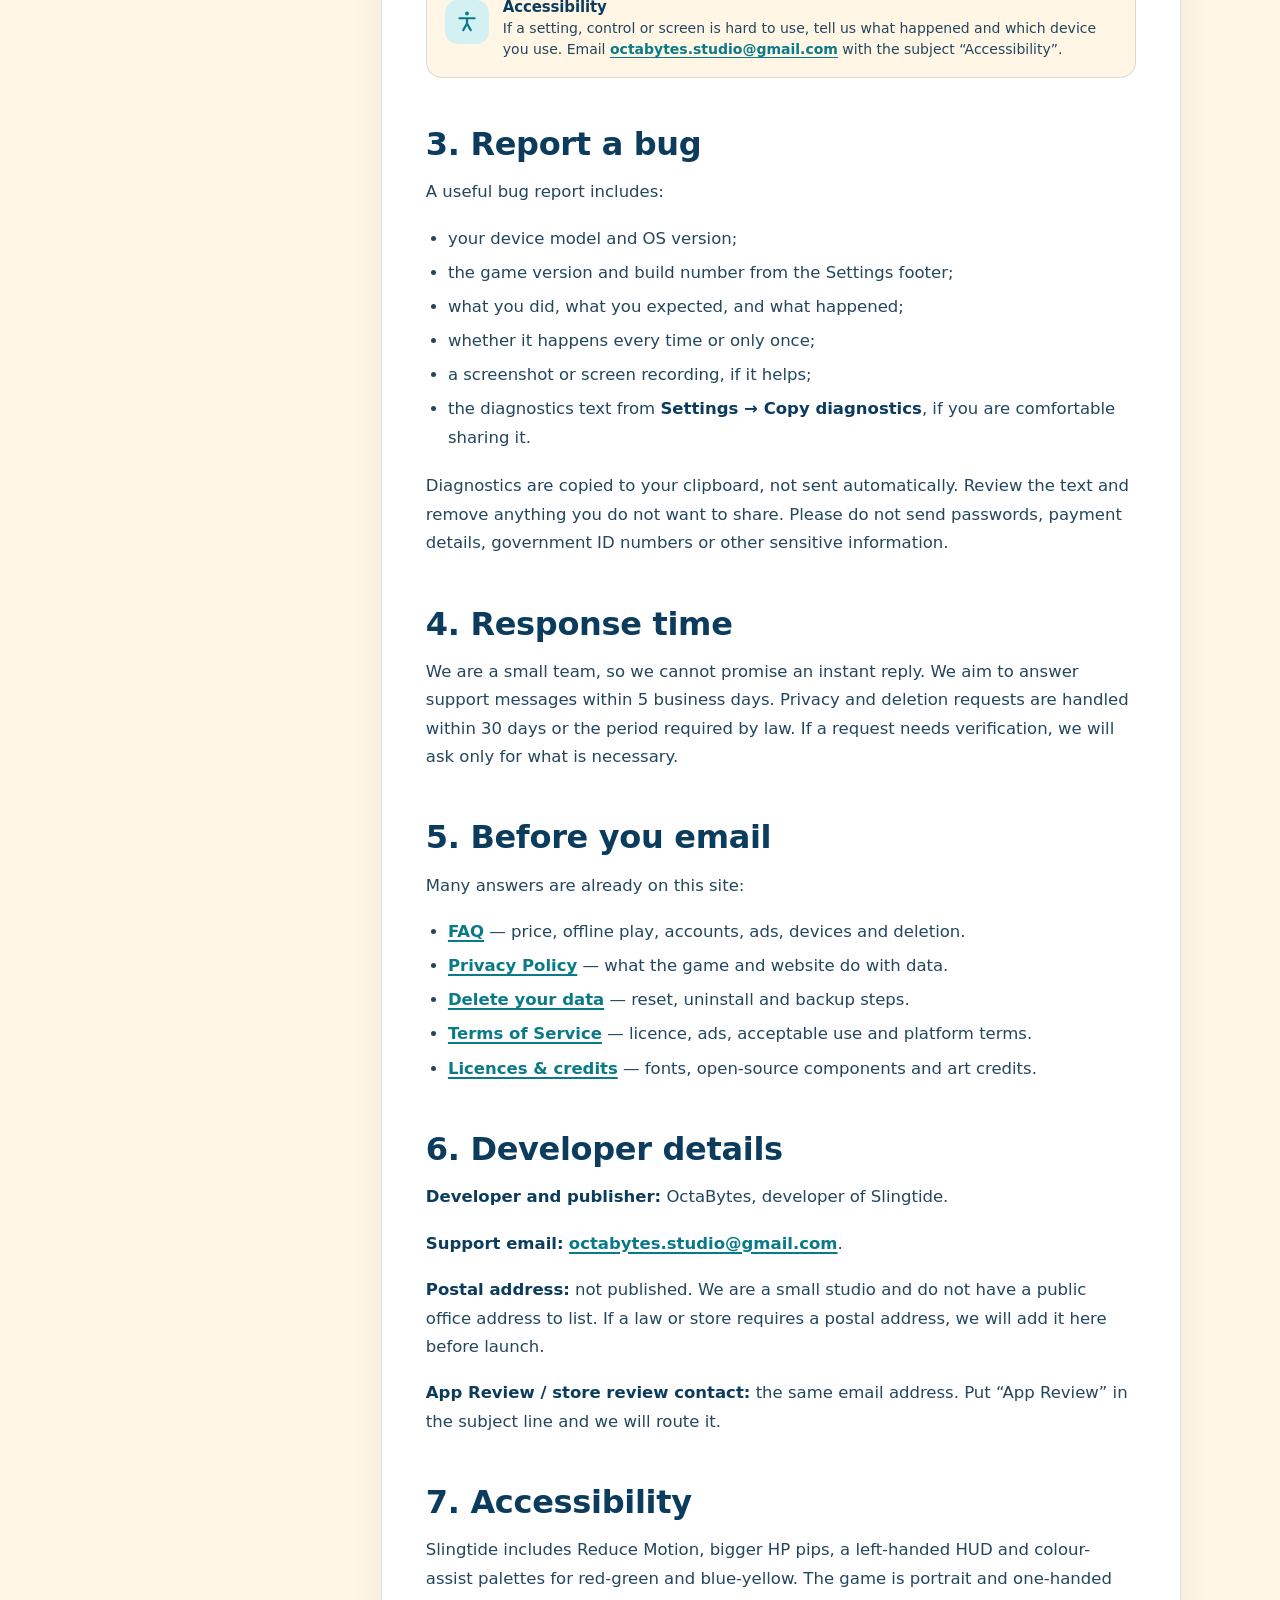
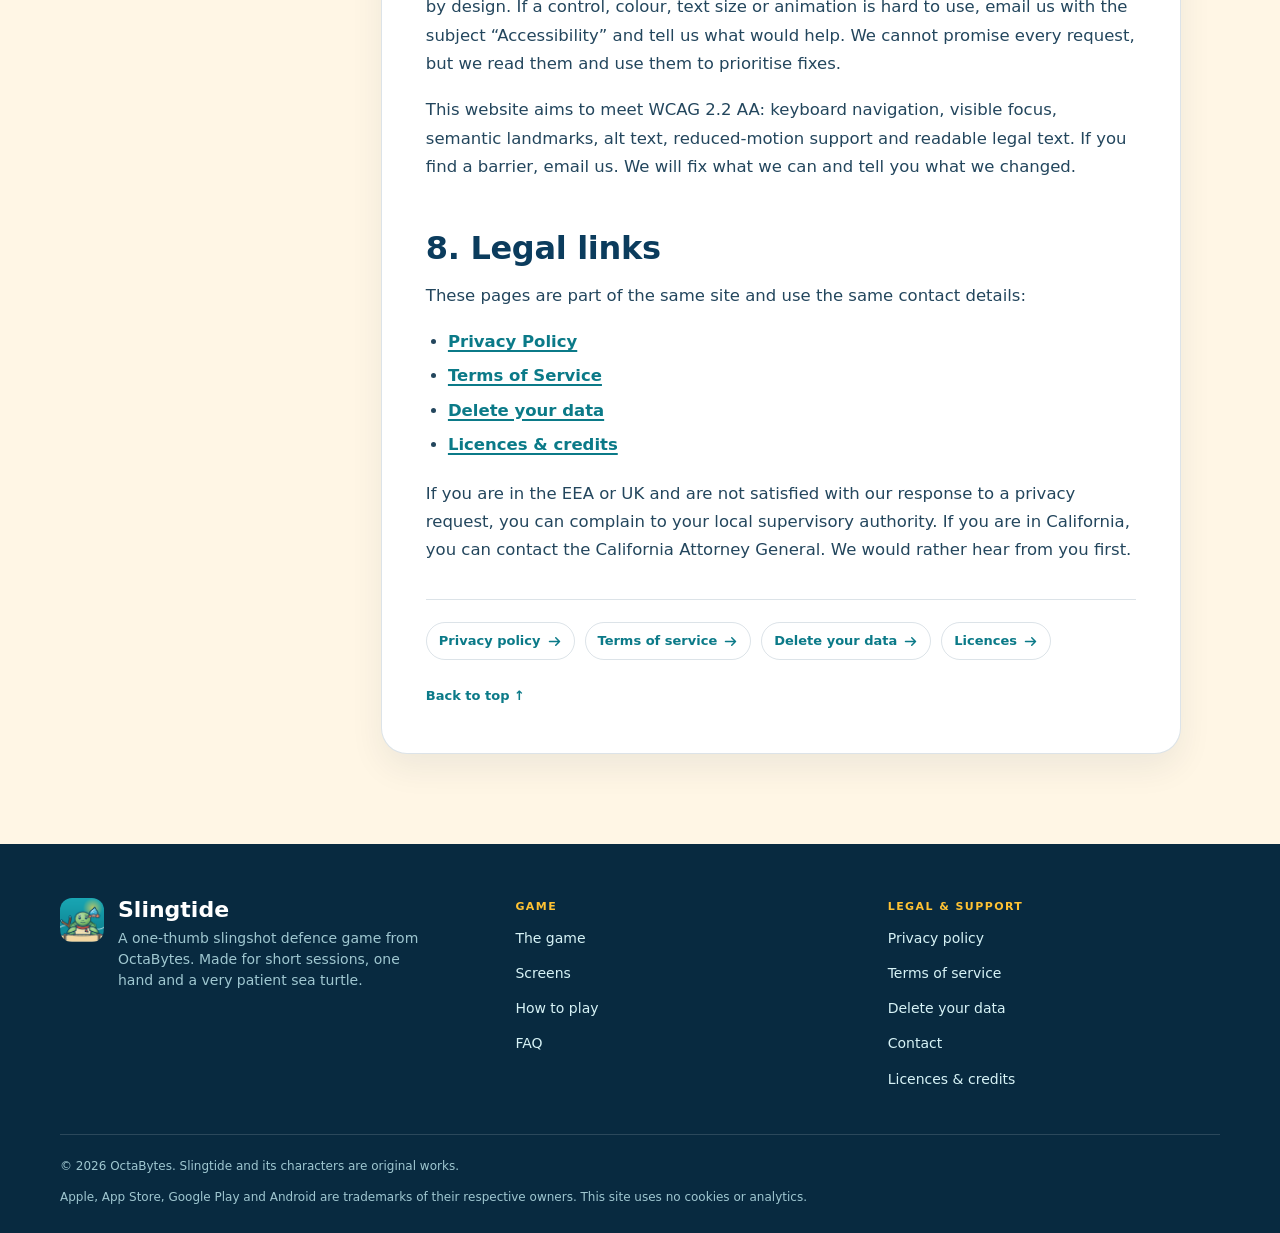
<file: contact.html>
<!doctype html>
<html lang="en" class="no-js">
<head>
  <meta charset="utf-8">
  <meta name="viewport" content="width=device-width, initial-scale=1, viewport-fit=cover">
  <title>Contact Slingtide support — OctaBytes</title>
  <meta name="description" content="Contact OctaBytes about Slingtide: support, bug reports, privacy requests, data deletion, security and accessibility. Email octabytes.studio@gmail.com.">
  <link rel="canonical" href="https://octabytes-studio.github.io/slingtide/contact.html">
  <meta name="theme-color" content="#0B7A88">
  <meta name="color-scheme" content="light">
  <meta property="og:type" content="article">
  <meta property="og:site_name" content="Slingtide">
  <meta property="og:title" content="Contact Slingtide support — OctaBytes">
  <meta property="og:description" content="Support, privacy, deletion, security and accessibility contacts for Slingtide.">
  <meta property="og:url" content="https://octabytes-studio.github.io/slingtide/contact.html">
  <meta property="og:image" content="https://octabytes-studio.github.io/slingtide/assets/img/og-image.png">
  <meta name="twitter:card" content="summary_large_image">
  <link rel="icon" href="assets/img/favicon-32.png" sizes="32x32" type="image/png">
  <link rel="apple-touch-icon" href="assets/img/apple-touch-icon-180.png">
  <link rel="manifest" href="site.webmanifest">
  <link rel="preload" href="assets/fonts/baloo2-800.woff2" as="font" type="font/woff2" crossorigin>
  <link rel="preload" href="assets/fonts/figtree.woff2" as="font" type="font/woff2" crossorigin>
  <link rel="stylesheet" href="assets/css/styles.css">
  <script>document.documentElement.classList.remove("no-js");document.documentElement.classList.add("js");</script>
</head>
<body>
  <a class="skip-link" href="#main">Skip to content</a>

  <svg width="0" height="0" aria-hidden="true" focusable="false" style="position:absolute">
    <symbol id="i-star" viewBox="0 0 24 24"><path fill="currentColor" d="M12 2.6l2.9 5.9 6.5.9-4.7 4.6 1.1 6.5-5.8-3.1-5.8 3.1 1.1-6.5L2.6 9.4l6.5-.9L12 2.6z"/></symbol>
    <symbol id="i-arrow" viewBox="0 0 24 24"><path fill="none" stroke="currentColor" stroke-width="2.4" stroke-linecap="round" stroke-linejoin="round" d="M4 12h16M14 6l6 6-6 6"/></symbol>
    <symbol id="i-mail" viewBox="0 0 24 24"><rect x="3" y="5" width="18" height="14" rx="2.5" fill="none" stroke="currentColor" stroke-width="2"/><path fill="none" stroke="currentColor" stroke-width="2" stroke-linecap="round" stroke-linejoin="round" d="M4 7l8 6 8-6"/></symbol>
    <symbol id="i-lock" viewBox="0 0 24 24"><rect x="4" y="10" width="16" height="11" rx="2.5" fill="none" stroke="currentColor" stroke-width="2"/><path fill="none" stroke="currentColor" stroke-width="2" stroke-linecap="round" d="M8 10V7a4 4 0 0 1 8 0v3"/></symbol>
    <symbol id="i-accessibility" viewBox="0 0 24 24"><circle cx="12" cy="4.2" r="1.8" fill="currentColor"/><path fill="none" stroke="currentColor" stroke-width="2" stroke-linecap="round" stroke-linejoin="round" d="M5 8.5h14M12 8.5v5m0 0l-3.5 6M12 13.5l3.5 6"/></symbol>
    <symbol id="i-info" viewBox="0 0 24 24"><circle cx="12" cy="12" r="9" fill="none" stroke="currentColor" stroke-width="2"/><path fill="none" stroke="currentColor" stroke-width="2.4" stroke-linecap="round" d="M12 11v6"/><circle cx="12" cy="7.5" r="1.3" fill="currentColor"/></symbol>
  </svg>

  <header class="site-header">
    <div class="container header-inner">
      <a class="brand" href="index.html" aria-label="Slingtide home">
        <img src="assets/img/logo.png" alt="Slingtide" width="174" height="39">
      </a>
      <nav class="nav" aria-label="Main">
        <a href="index.html#game">The game</a>
        <a href="index.html#screens">Screens</a>
        <a href="index.html#how">How to play</a>
        <a href="index.html#faq">FAQ</a>
        <a href="contact.html" aria-current="page">Support</a>
      </nav>
      <details class="mobile-menu">
        <summary><span class="menu-icon" aria-hidden="true"><span></span><span></span><span></span></span> Menu</summary>
        <div class="menu-panel">
          <a href="index.html#game">The game</a>
          <a href="index.html#screens">Screens</a>
          <a href="index.html#how">How to play</a>
          <a href="index.html#faq">FAQ</a>
          <a href="contact.html" aria-current="page">Support</a>
          <a class="menu-cta" href="mailto:octabytes.studio@gmail.com?subject=Slingtide%20support">Email us</a>
        </div>
      </details>
      <span class="header-cta"><svg aria-hidden="true"><use href="#i-star"></use></svg> Coming soon</span>
    </div>
  </header>

  <main id="main">
    <section class="legal-hero">
      <div class="container">
        <p class="kicker">Contact</p>
        <h1>We're a small studio. Email is best.</h1>
        <p class="lede">Support, bug reports, privacy requests, data deletion, security and accessibility all reach the same inbox. We read every message.</p>
        <div class="legal-meta">
          <span>Support: octabytes.studio@gmail.com</span>
          <span>Developer: OctaBytes</span>
          <span>Last updated November 7, 2026</span>
        </div>
      </div>
    </section>

    <div class="container legal-wrap">
      <nav class="toc" aria-label="On this page">
        <h2>On this page</h2>
        <ol>
          <li><a href="#email">Email us</a></li>
          <li><a href="#topics">Who to ask</a></li>
          <li><a href="#bug-report">Report a bug</a></li>
          <li><a href="#response">Response time</a></li>
          <li><a href="#before">Before you email</a></li>
          <li><a href="#developer">Developer details</a></li>
          <li><a href="#accessibility">Accessibility</a></li>
          <li><a href="#legal">Legal links</a></li>
        </ol>
      </nav>

      <article class="legal-article">
        <h2 id="email">1. Email us</h2>
        <p>The fastest way to reach us is email. There is no phone line, no live chat and no contact form that silently drops messages.</p>
        <p><a class="btn btn-primary" href="mailto:octabytes.studio@gmail.com?subject=Slingtide%20support">Email octabytes.studio@gmail.com <svg aria-hidden="true"><use href="#i-mail"></use></svg></a></p>
        <p>We aim to reply within <strong>5 business days</strong>. Privacy and deletion requests are handled within <strong>30 days</strong>, or within the period the law requires. Complex bug reports can take longer; we will tell you if that happens.</p>

        <h2 id="topics">2. Who to ask</h2>
        <div class="contact-list">
          <div class="contact-item">
            <span class="icon-plate icon-plate--teal"><svg aria-hidden="true"><use href="#i-mail"></use></svg></span>
            <div>
              <h3>Game support</h3>
              <p>A level will not load, progress looks wrong, audio or haptics misbehave, or you found a crash. Email <a href="mailto:octabytes.studio@gmail.com?subject=Slingtide%20support">octabytes.studio@gmail.com</a> with the subject “Support”.</p>
            </div>
          </div>
          <div class="contact-item">
            <span class="icon-plate icon-plate--coral"><svg aria-hidden="true"><use href="#i-lock"></use></svg></span>
            <div>
              <h3>Privacy and data</h3>
              <p>Access, deletion, correction, objection or a question about the privacy policy. Email <a href="mailto:octabytes.studio@gmail.com?subject=Privacy%20request">octabytes.studio@gmail.com</a> with the subject “Privacy request”.</p>
            </div>
          </div>
          <div class="contact-item">
            <span class="icon-plate icon-plate--gold"><svg aria-hidden="true"><use href="#i-info"></use></svg></span>
            <div>
              <h3>Delete your data</h3>
              <p>The game has no account; local data is deleted with Reset progress or uninstall. The <a href="delete-account.html">Delete your data page</a> has the exact steps and a request email for support messages.</p>
            </div>
          </div>
          <div class="contact-item">
            <span class="icon-plate icon-plate--green"><svg aria-hidden="true"><use href="#i-lock"></use></svg></span>
            <div>
              <h3>Security</h3>
              <p>Found a vulnerability in the game or this site? Email <a href="mailto:octabytes.studio@gmail.com?subject=Security">octabytes.studio@gmail.com</a> with the subject “Security”. Please do not publicly disclose it before we have had a chance to fix it.</p>
            </div>
          </div>
          <div class="contact-item">
            <span class="icon-plate icon-plate--purple"><svg aria-hidden="true"><use href="#i-mail"></use></svg></span>
            <div>
              <h3>Press and partnerships</h3>
              <p>Review keys, press assets or a collaboration idea: <a href="mailto:octabytes.studio@gmail.com?subject=Slingtide%20press">octabytes.studio@gmail.com</a> with the subject “Press”.</p>
            </div>
          </div>
          <div class="contact-item">
            <span class="icon-plate icon-plate--teal"><svg aria-hidden="true"><use href="#i-accessibility"></use></svg></span>
            <div>
              <h3>Accessibility</h3>
              <p>If a setting, control or screen is hard to use, tell us what happened and which device you use. Email <a href="mailto:octabytes.studio@gmail.com?subject=Slingtide%20accessibility">octabytes.studio@gmail.com</a> with the subject “Accessibility”.</p>
            </div>
          </div>
        </div>

        <h2 id="bug-report">3. Report a bug</h2>
        <p>A useful bug report includes:</p>
        <ul>
          <li>your device model and OS version;</li>
          <li>the game version and build number from the Settings footer;</li>
          <li>what you did, what you expected, and what happened;</li>
          <li>whether it happens every time or only once;</li>
          <li>a screenshot or screen recording, if it helps;</li>
          <li>the diagnostics text from <strong>Settings → Copy diagnostics</strong>, if you are comfortable sharing it.</li>
        </ul>
        <p>Diagnostics are copied to your clipboard, not sent automatically. Review the text and remove anything you do not want to share. Please do not send passwords, payment details, government ID numbers or other sensitive information.</p>

        <h2 id="response">4. Response time</h2>
        <p>We are a small team, so we cannot promise an instant reply. We aim to answer support messages within 5 business days. Privacy and deletion requests are handled within 30 days or the period required by law. If a request needs verification, we will ask only for what is necessary.</p>

        <h2 id="before">5. Before you email</h2>
        <p>Many answers are already on this site:</p>
        <ul>
          <li><a href="index.html#faq">FAQ</a> — price, offline play, accounts, ads, devices and deletion.</li>
          <li><a href="privacy.html">Privacy Policy</a> — what the game and website do with data.</li>
          <li><a href="delete-account.html">Delete your data</a> — reset, uninstall and backup steps.</li>
          <li><a href="terms.html">Terms of Service</a> — licence, ads, acceptable use and platform terms.</li>
          <li><a href="licenses.html">Licences &amp; credits</a> — fonts, open-source components and art credits.</li>
        </ul>

        <h2 id="developer">6. Developer details</h2>
        <p><strong>Developer and publisher:</strong> OctaBytes, developer of Slingtide.</p>
        <p><strong>Support email:</strong> <a href="mailto:octabytes.studio@gmail.com">octabytes.studio@gmail.com</a>.</p>
        <p><strong>Postal address:</strong> not published. We are a small studio and do not have a public office address to list. If a law or store requires a postal address, we will add it here before launch.</p>
        <p><strong>App Review / store review contact:</strong> the same email address. Put “App Review” in the subject line and we will route it.</p>

        <h2 id="accessibility">7. Accessibility</h2>
        <p>Slingtide includes Reduce Motion, bigger HP pips, a left-handed HUD and colour-assist palettes for red-green and blue-yellow. The game is portrait and one-handed by design. If a control, colour, text size or animation is hard to use, email us with the subject “Accessibility” and tell us what would help. We cannot promise every request, but we read them and use them to prioritise fixes.</p>
        <p>This website aims to meet WCAG 2.2 AA: keyboard navigation, visible focus, semantic landmarks, alt text, reduced-motion support and readable legal text. If you find a barrier, email us. We will fix what we can and tell you what we changed.</p>

        <h2 id="legal">8. Legal links</h2>
        <p>These pages are part of the same site and use the same contact details:</p>
        <ul>
          <li><a href="privacy.html">Privacy Policy</a></li>
          <li><a href="terms.html">Terms of Service</a></li>
          <li><a href="delete-account.html">Delete your data</a></li>
          <li><a href="licenses.html">Licences &amp; credits</a></li>
        </ul>
        <p>If you are in the EEA or UK and are not satisfied with our response to a privacy request, you can complain to your local supervisory authority. If you are in California, you can contact the California Attorney General. We would rather hear from you first.</p>

        <nav class="legal-nav" aria-label="Related pages">
          <a href="privacy.html">Privacy policy <svg aria-hidden="true"><use href="#i-arrow"></use></svg></a>
          <a href="terms.html">Terms of service <svg aria-hidden="true"><use href="#i-arrow"></use></svg></a>
          <a href="delete-account.html">Delete your data <svg aria-hidden="true"><use href="#i-arrow"></use></svg></a>
          <a href="licenses.html">Licences <svg aria-hidden="true"><use href="#i-arrow"></use></svg></a>
        </nav>
        <a class="back-top" href="#main">Back to top ↑</a>
      </article>
    </div>
  </main>

  <footer class="site-footer">
    <div class="container">
      <div class="footer-grid">
        <div class="footer-brand">
          <img src="assets/img/icon-192.png" alt="" width="44" height="44" loading="lazy">
          <div>
            <strong>Slingtide</strong>
            <p>A one-thumb slingshot defence game from OctaBytes. Made for short sessions, one hand and a very patient sea turtle.</p>
          </div>
        </div>
        <nav class="footer-col" aria-label="Game links">
          <h2>Game</h2>
          <ul>
            <li><a href="index.html#game">The game</a></li>
            <li><a href="index.html#screens">Screens</a></li>
            <li><a href="index.html#how">How to play</a></li>
            <li><a href="index.html#faq">FAQ</a></li>
          </ul>
        </nav>
        <nav class="footer-col" aria-label="Legal and support links">
          <h2>Legal &amp; support</h2>
          <ul>
            <li><a href="privacy.html">Privacy policy</a></li>
            <li><a href="terms.html">Terms of service</a></li>
            <li><a href="delete-account.html">Delete your data</a></li>
            <li><a href="contact.html" aria-current="page">Contact</a></li>
            <li><a href="licenses.html">Licences &amp; credits</a></li>
          </ul>
        </nav>
      </div>
      <div class="footer-bottom">
        <p>© 2026 OctaBytes. Slingtide and its characters are original works.</p>
        <p>Apple, App Store, Google Play and Android are trademarks of their respective owners. This site uses no cookies or analytics.</p>
      </div>
    </div>
  </footer>

  <script src="assets/js/main.js" defer></script>
</body>
</html>
</file>
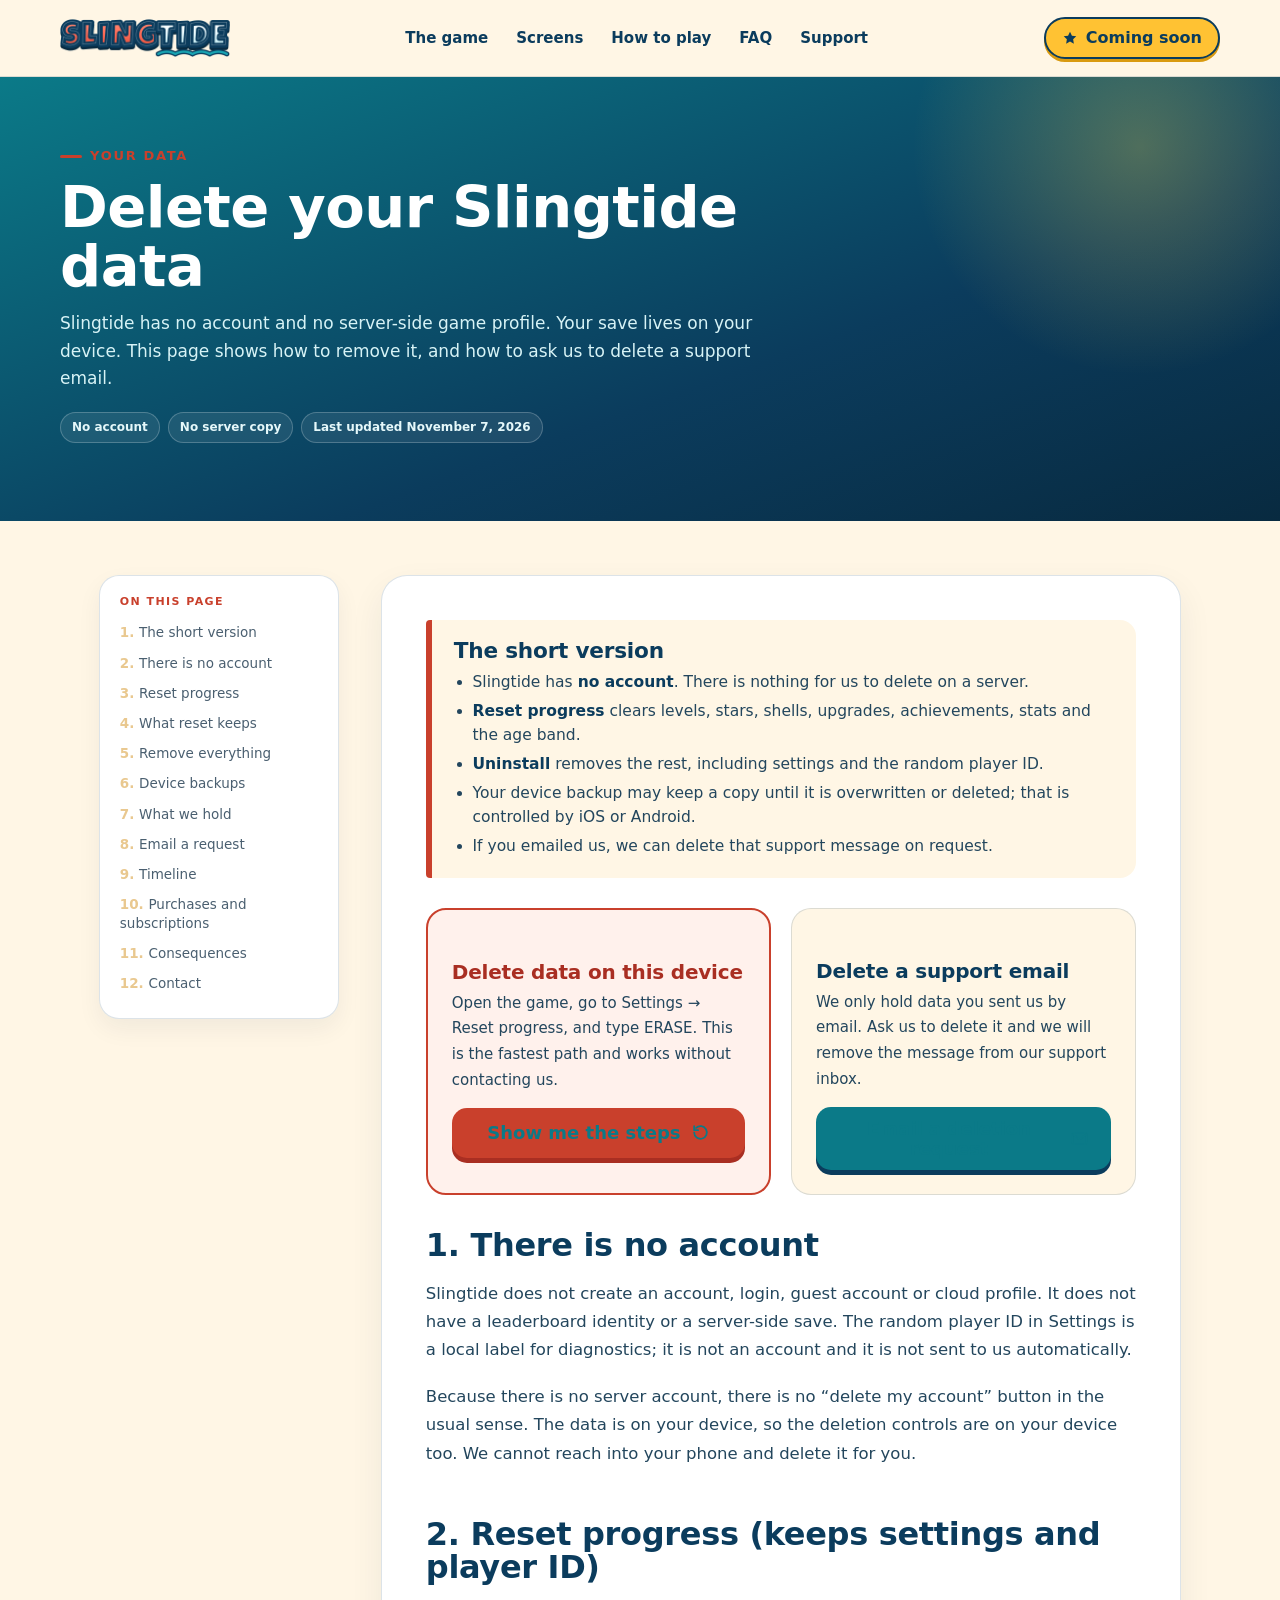
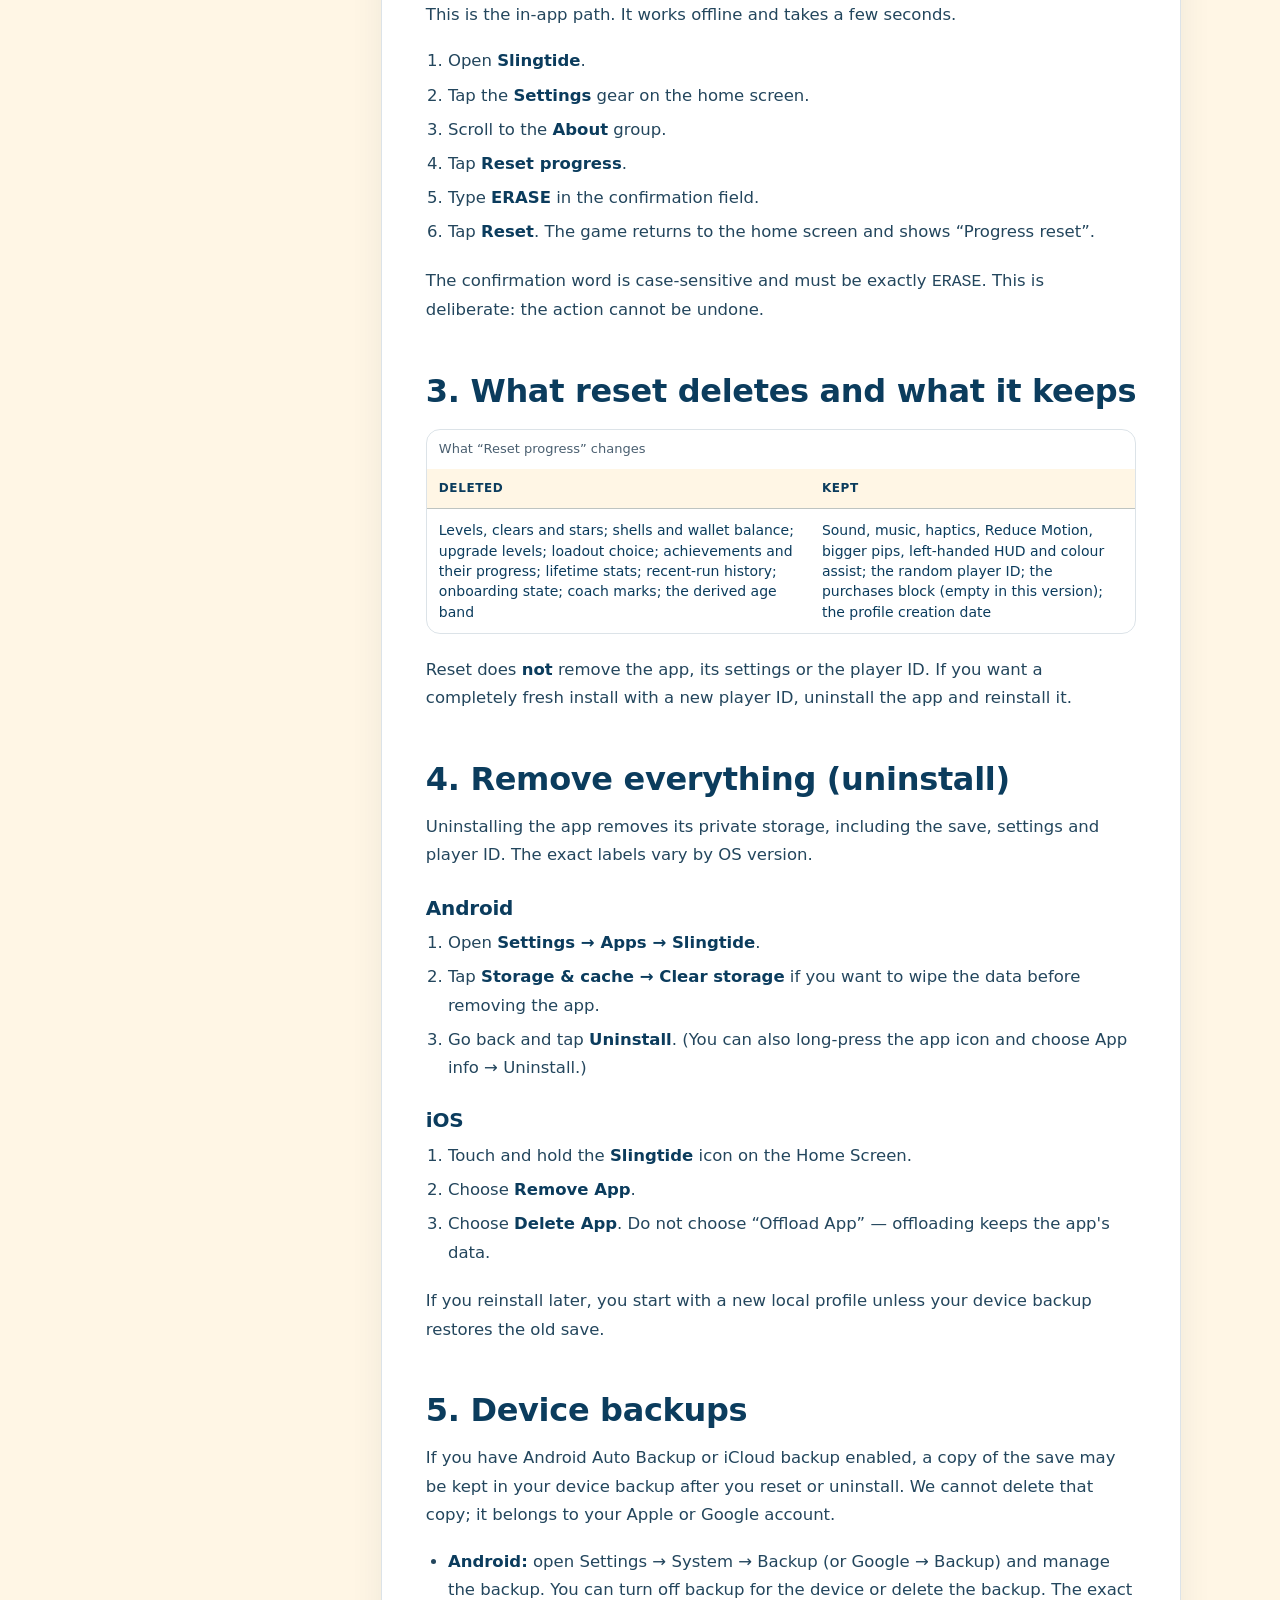
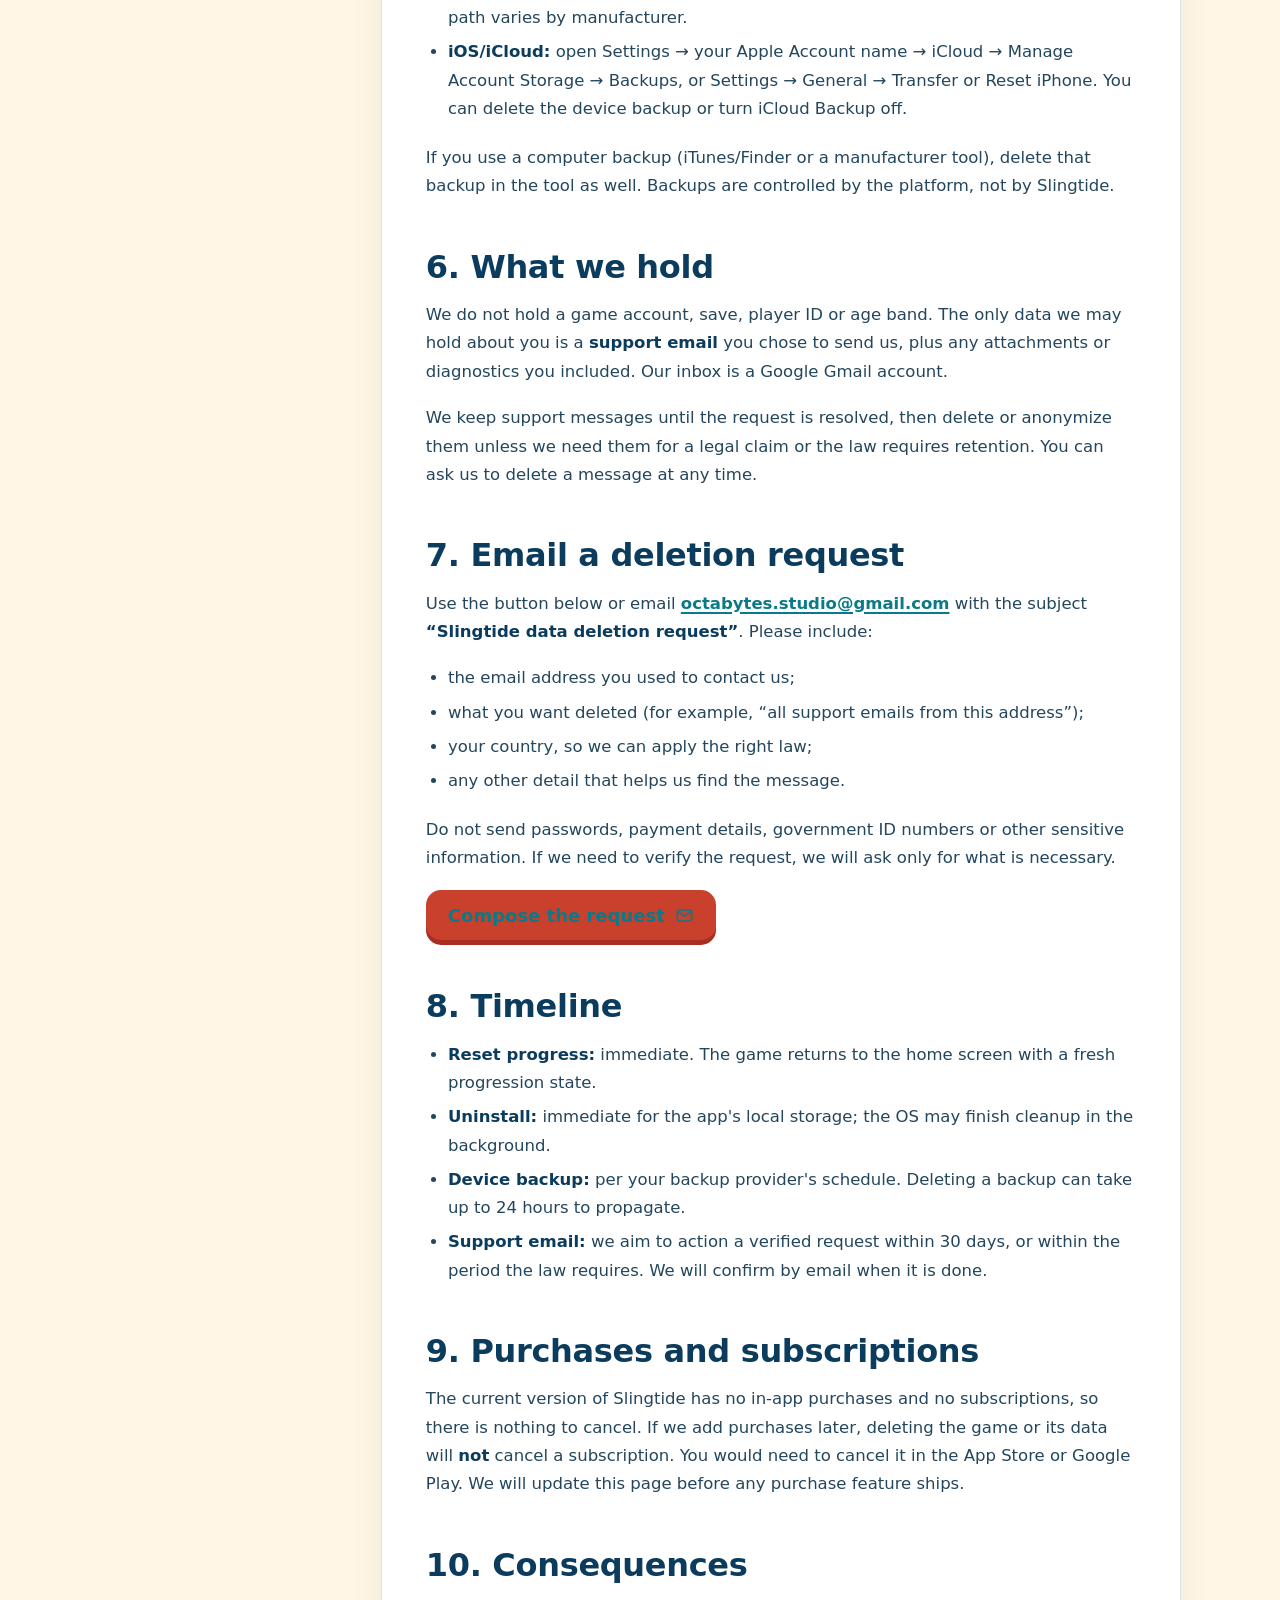
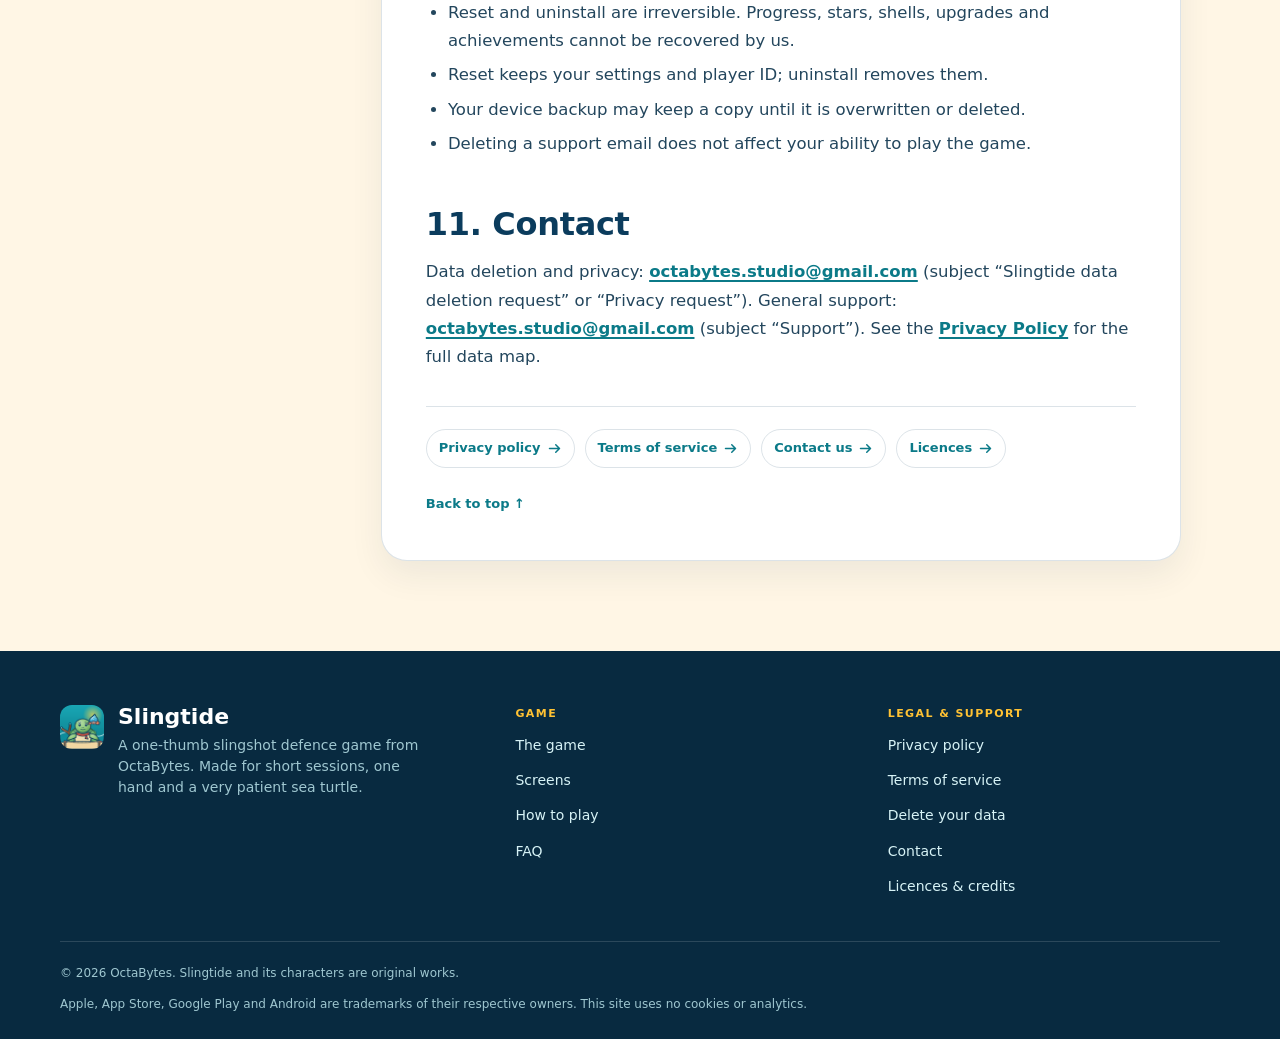
<file: delete-account.html>
<!doctype html>
<html lang="en" class="no-js">
<head>
  <meta charset="utf-8">
  <meta name="viewport" content="width=device-width, initial-scale=1, viewport-fit=cover">
  <title>Delete your Slingtide data — reset, uninstall, backups</title>
  <meta name="description" content="Slingtide has no account. Here is how to delete your local save, remove the app and its backup, and ask us to delete a support email.">
  <link rel="canonical" href="https://octabytes-studio.github.io/slingtide/delete-account.html">
  <meta name="theme-color" content="#0B7A88">
  <meta name="color-scheme" content="light">
  <meta property="og:type" content="article">
  <meta property="og:site_name" content="Slingtide">
  <meta property="og:title" content="Delete your Slingtide data — reset, uninstall, backups">
  <meta property="og:description" content="No account, no server copy. Reset progress, uninstall, or email us about a support message.">
  <meta property="og:url" content="https://octabytes-studio.github.io/slingtide/delete-account.html">
  <meta property="og:image" content="https://octabytes-studio.github.io/slingtide/assets/img/og-image.png">
  <meta name="twitter:card" content="summary_large_image">
  <link rel="icon" href="assets/img/favicon-32.png" sizes="32x32" type="image/png">
  <link rel="apple-touch-icon" href="assets/img/apple-touch-icon-180.png">
  <link rel="manifest" href="site.webmanifest">
  <link rel="preload" href="assets/fonts/baloo2-800.woff2" as="font" type="font/woff2" crossorigin>
  <link rel="preload" href="assets/fonts/figtree.woff2" as="font" type="font/woff2" crossorigin>
  <link rel="stylesheet" href="assets/css/styles.css">
  <script>document.documentElement.classList.remove("no-js");document.documentElement.classList.add("js");</script>
</head>
<body>
  <a class="skip-link" href="#main">Skip to content</a>

  <svg width="0" height="0" aria-hidden="true" focusable="false" style="position:absolute">
    <symbol id="i-star" viewBox="0 0 24 24"><path fill="currentColor" d="M12 2.6l2.9 5.9 6.5.9-4.7 4.6 1.1 6.5-5.8-3.1-5.8 3.1 1.1-6.5L2.6 9.4l6.5-.9L12 2.6z"/></symbol>
    <symbol id="i-arrow" viewBox="0 0 24 24"><path fill="none" stroke="currentColor" stroke-width="2.4" stroke-linecap="round" stroke-linejoin="round" d="M4 12h16M14 6l6 6-6 6"/></symbol>
    <symbol id="i-mail" viewBox="0 0 24 24"><rect x="3" y="5" width="18" height="14" rx="2.5" fill="none" stroke="currentColor" stroke-width="2"/><path fill="none" stroke="currentColor" stroke-width="2" stroke-linecap="round" stroke-linejoin="round" d="M4 7l8 6 8-6"/></symbol>
    <symbol id="i-reset" viewBox="0 0 24 24"><path fill="none" stroke="currentColor" stroke-width="2.2" stroke-linecap="round" stroke-linejoin="round" d="M4 12a8 8 0 1 0 2.3-5.7M4 4v5h5"/></symbol>
    <symbol id="i-trash" viewBox="0 0 24 24"><path fill="none" stroke="currentColor" stroke-width="2" stroke-linecap="round" stroke-linejoin="round" d="M4 7h16M9 7V4h6v3M6.5 7l1 14h9l1-14M10 11v6M14 11v6"/></symbol>
    <symbol id="i-lock" viewBox="0 0 24 24"><rect x="4" y="10" width="16" height="11" rx="2.5" fill="none" stroke="currentColor" stroke-width="2"/><path fill="none" stroke="currentColor" stroke-width="2" stroke-linecap="round" d="M8 10V7a4 4 0 0 1 8 0v3"/></symbol>
    <symbol id="i-info" viewBox="0 0 24 24"><circle cx="12" cy="12" r="9" fill="none" stroke="currentColor" stroke-width="2"/><path fill="none" stroke="currentColor" stroke-width="2.4" stroke-linecap="round" d="M12 11v6"/><circle cx="12" cy="7.5" r="1.3" fill="currentColor"/></symbol>
  </svg>

  <header class="site-header">
    <div class="container header-inner">
      <a class="brand" href="index.html" aria-label="Slingtide home">
        <img src="assets/img/logo.png" alt="Slingtide" width="174" height="39">
      </a>
      <nav class="nav" aria-label="Main">
        <a href="index.html#game">The game</a>
        <a href="index.html#screens">Screens</a>
        <a href="index.html#how">How to play</a>
        <a href="index.html#faq">FAQ</a>
        <a href="contact.html">Support</a>
      </nav>
      <details class="mobile-menu">
        <summary><span class="menu-icon" aria-hidden="true"><span></span><span></span><span></span></span> Menu</summary>
        <div class="menu-panel">
          <a href="index.html#game">The game</a>
          <a href="index.html#screens">Screens</a>
          <a href="index.html#how">How to play</a>
          <a href="index.html#faq">FAQ</a>
          <a href="contact.html">Support</a>
          <a class="menu-cta" href="delete-account.html" aria-current="page">Delete your data</a>
        </div>
      </details>
      <span class="header-cta"><svg aria-hidden="true"><use href="#i-star"></use></svg> Coming soon</span>
    </div>
  </header>

  <main id="main">
    <section class="legal-hero">
      <div class="container">
        <p class="kicker">Your data</p>
        <h1>Delete your Slingtide data</h1>
        <p class="lede">Slingtide has no account and no server-side game profile. Your save lives on your device. This page shows how to remove it, and how to ask us to delete a support email.</p>
        <div class="legal-meta">
          <span>No account</span>
          <span>No server copy</span>
          <span>Last updated November 7, 2026</span>
        </div>
      </div>
    </section>

    <div class="container legal-wrap">
      <nav class="toc" aria-label="On this page">
        <h2>On this page</h2>
        <ol>
          <li><a href="#short-version">The short version</a></li>
          <li><a href="#no-account">There is no account</a></li>
          <li><a href="#reset">Reset progress</a></li>
          <li><a href="#what-reset-does">What reset keeps</a></li>
          <li><a href="#uninstall">Remove everything</a></li>
          <li><a href="#backups">Device backups</a></li>
          <li><a href="#what-we-hold">What we hold</a></li>
          <li><a href="#email-request">Email a request</a></li>
          <li><a href="#timeline">Timeline</a></li>
          <li><a href="#purchases">Purchases and subscriptions</a></li>
          <li><a href="#consequences">Consequences</a></li>
          <li><a href="#contact">Contact</a></li>
        </ol>
      </nav>

      <article class="legal-article">
        <div class="short-version" id="short-version">
          <h2>The short version</h2>
          <ul>
            <li>Slingtide has <strong>no account</strong>. There is nothing for us to delete on a server.</li>
            <li><strong>Reset progress</strong> clears levels, stars, shells, upgrades, achievements, stats and the age band.</li>
            <li><strong>Uninstall</strong> removes the rest, including settings and the random player ID.</li>
            <li>Your device backup may keep a copy until it is overwritten or deleted; that is controlled by iOS or Android.</li>
            <li>If you emailed us, we can delete that support message on request.</li>
          </ul>
        </div>

        <div class="action-grid">
          <div class="action-card action-card--primary">
            <h3>Delete data on this device</h3>
            <p>Open the game, go to Settings → Reset progress, and type ERASE. This is the fastest path and works without contacting us.</p>
            <a class="btn btn-primary" href="#reset">Show me the steps <svg aria-hidden="true"><use href="#i-reset"></use></svg></a>
          </div>
          <div class="action-card">
            <h3>Delete a support email</h3>
            <p>We only hold data you sent us by email. Ask us to delete it and we will remove the message from our support inbox.</p>
            <a class="btn btn-secondary" href="mailto:octabytes.studio@gmail.com?subject=Slingtide%20data%20deletion%20request&amp;body=Hello%20OctaBytes%2C%0A%0AI%20would%20like%20you%20to%20delete%20the%20support%20email%20I%20sent.%0A%0AEmail%20address%20used%3A%20%0AWhat%20you%20want%20deleted%3A%20%0ACountry%3A%20%0A%0AThank%20you.">Email a deletion request <svg aria-hidden="true"><use href="#i-mail"></use></svg></a>
          </div>
        </div>

        <h2 id="no-account">1. There is no account</h2>
        <p>Slingtide does not create an account, login, guest account or cloud profile. It does not have a leaderboard identity or a server-side save. The random player ID in Settings is a local label for diagnostics; it is not an account and it is not sent to us automatically.</p>
        <p>Because there is no server account, there is no “delete my account” button in the usual sense. The data is on your device, so the deletion controls are on your device too. We cannot reach into your phone and delete it for you.</p>

        <h2 id="reset">2. Reset progress (keeps settings and player ID)</h2>
        <p>This is the in-app path. It works offline and takes a few seconds.</p>
        <ol>
          <li>Open <strong>Slingtide</strong>.</li>
          <li>Tap the <strong>Settings</strong> gear on the home screen.</li>
          <li>Scroll to the <strong>About</strong> group.</li>
          <li>Tap <strong>Reset progress</strong>.</li>
          <li>Type <strong>ERASE</strong> in the confirmation field.</li>
          <li>Tap <strong>Reset</strong>. The game returns to the home screen and shows “Progress reset”.</li>
        </ol>
        <p>The confirmation word is case-sensitive and must be exactly <code>ERASE</code>. This is deliberate: the action cannot be undone.</p>

        <h2 id="what-reset-does">3. What reset deletes and what it keeps</h2>
        <div class="table-wrap">
          <table>
            <caption>What “Reset progress” changes</caption>
            <thead>
              <tr><th scope="col">Deleted</th><th scope="col">Kept</th></tr>
            </thead>
            <tbody>
              <tr>
                <td>Levels, clears and stars; shells and wallet balance; upgrade levels; loadout choice; achievements and their progress; lifetime stats; recent-run history; onboarding state; coach marks; the derived age band</td>
                <td>Sound, music, haptics, Reduce Motion, bigger pips, left-handed HUD and colour assist; the random player ID; the purchases block (empty in this version); the profile creation date</td>
              </tr>
            </tbody>
          </table>
        </div>
        <p>Reset does <strong>not</strong> remove the app, its settings or the player ID. If you want a completely fresh install with a new player ID, uninstall the app and reinstall it.</p>

        <h2 id="uninstall">4. Remove everything (uninstall)</h2>
        <p>Uninstalling the app removes its private storage, including the save, settings and player ID. The exact labels vary by OS version.</p>
        <h3>Android</h3>
        <ol>
          <li>Open <strong>Settings → Apps → Slingtide</strong>.</li>
          <li>Tap <strong>Storage &amp; cache → Clear storage</strong> if you want to wipe the data before removing the app.</li>
          <li>Go back and tap <strong>Uninstall</strong>. (You can also long-press the app icon and choose App info → Uninstall.)</li>
        </ol>
        <h3>iOS</h3>
        <ol>
          <li>Touch and hold the <strong>Slingtide</strong> icon on the Home Screen.</li>
          <li>Choose <strong>Remove App</strong>.</li>
          <li>Choose <strong>Delete App</strong>. Do not choose “Offload App” — offloading keeps the app's data.</li>
        </ol>
        <p>If you reinstall later, you start with a new local profile unless your device backup restores the old save.</p>

        <h2 id="backups">5. Device backups</h2>
        <p>If you have Android Auto Backup or iCloud backup enabled, a copy of the save may be kept in your device backup after you reset or uninstall. We cannot delete that copy; it belongs to your Apple or Google account.</p>
        <ul>
          <li><strong>Android:</strong> open Settings → System → Backup (or Google → Backup) and manage the backup. You can turn off backup for the device or delete the backup. The exact path varies by manufacturer.</li>
          <li><strong>iOS/iCloud:</strong> open Settings → your Apple Account name → iCloud → Manage Account Storage → Backups, or Settings → General → Transfer or Reset iPhone. You can delete the device backup or turn iCloud Backup off.</li>
        </ul>
        <p>If you use a computer backup (iTunes/Finder or a manufacturer tool), delete that backup in the tool as well. Backups are controlled by the platform, not by Slingtide.</p>

        <h2 id="what-we-hold">6. What we hold</h2>
        <p>We do not hold a game account, save, player ID or age band. The only data we may hold about you is a <strong>support email</strong> you chose to send us, plus any attachments or diagnostics you included. Our inbox is a Google Gmail account.</p>
        <p>We keep support messages until the request is resolved, then delete or anonymize them unless we need them for a legal claim or the law requires retention. You can ask us to delete a message at any time.</p>

        <h2 id="email-request">7. Email a deletion request</h2>
        <p>Use the button below or email <a href="mailto:octabytes.studio@gmail.com">octabytes.studio@gmail.com</a> with the subject <strong>“Slingtide data deletion request”</strong>. Please include:</p>
        <ul>
          <li>the email address you used to contact us;</li>
          <li>what you want deleted (for example, “all support emails from this address”);</li>
          <li>your country, so we can apply the right law;</li>
          <li>any other detail that helps us find the message.</li>
        </ul>
        <p>Do not send passwords, payment details, government ID numbers or other sensitive information. If we need to verify the request, we will ask only for what is necessary.</p>
        <p><a class="btn btn-primary" href="mailto:octabytes.studio@gmail.com?subject=Slingtide%20data%20deletion%20request&amp;body=Hello%20OctaBytes%2C%0A%0AI%20would%20like%20you%20to%20delete%20the%20support%20email%20I%20sent.%0A%0AEmail%20address%20used%3A%20%0AWhat%20you%20want%20deleted%3A%20%0ACountry%3A%20%0A%0AThank%20you.">Compose the request <svg aria-hidden="true"><use href="#i-mail"></use></svg></a></p>

        <h2 id="timeline">8. Timeline</h2>
        <ul>
          <li><strong>Reset progress:</strong> immediate. The game returns to the home screen with a fresh progression state.</li>
          <li><strong>Uninstall:</strong> immediate for the app's local storage; the OS may finish cleanup in the background.</li>
          <li><strong>Device backup:</strong> per your backup provider's schedule. Deleting a backup can take up to 24 hours to propagate.</li>
          <li><strong>Support email:</strong> we aim to action a verified request within 30 days, or within the period the law requires. We will confirm by email when it is done.</li>
        </ul>

        <h2 id="purchases">9. Purchases and subscriptions</h2>
        <p>The current version of Slingtide has no in-app purchases and no subscriptions, so there is nothing to cancel. If we add purchases later, deleting the game or its data will <strong>not</strong> cancel a subscription. You would need to cancel it in the App Store or Google Play. We will update this page before any purchase feature ships.</p>

        <h2 id="consequences">10. Consequences</h2>
        <ul>
          <li>Reset and uninstall are irreversible. Progress, stars, shells, upgrades and achievements cannot be recovered by us.</li>
          <li>Reset keeps your settings and player ID; uninstall removes them.</li>
          <li>Your device backup may keep a copy until it is overwritten or deleted.</li>
          <li>Deleting a support email does not affect your ability to play the game.</li>
        </ul>

        <h2 id="contact">11. Contact</h2>
        <p>Data deletion and privacy: <a href="mailto:octabytes.studio@gmail.com">octabytes.studio@gmail.com</a> (subject “Slingtide data deletion request” or “Privacy request”). General support: <a href="mailto:octabytes.studio@gmail.com">octabytes.studio@gmail.com</a> (subject “Support”). See the <a href="privacy.html">Privacy Policy</a> for the full data map.</p>

        <nav class="legal-nav" aria-label="Related pages">
          <a href="privacy.html">Privacy policy <svg aria-hidden="true"><use href="#i-arrow"></use></svg></a>
          <a href="terms.html">Terms of service <svg aria-hidden="true"><use href="#i-arrow"></use></svg></a>
          <a href="contact.html">Contact us <svg aria-hidden="true"><use href="#i-arrow"></use></svg></a>
          <a href="licenses.html">Licences <svg aria-hidden="true"><use href="#i-arrow"></use></svg></a>
        </nav>
        <a class="back-top" href="#main">Back to top ↑</a>
      </article>
    </div>
  </main>

  <footer class="site-footer">
    <div class="container">
      <div class="footer-grid">
        <div class="footer-brand">
          <img src="assets/img/icon-192.png" alt="" width="44" height="44" loading="lazy">
          <div>
            <strong>Slingtide</strong>
            <p>A one-thumb slingshot defence game from OctaBytes. Made for short sessions, one hand and a very patient sea turtle.</p>
          </div>
        </div>
        <nav class="footer-col" aria-label="Game links">
          <h2>Game</h2>
          <ul>
            <li><a href="index.html#game">The game</a></li>
            <li><a href="index.html#screens">Screens</a></li>
            <li><a href="index.html#how">How to play</a></li>
            <li><a href="index.html#faq">FAQ</a></li>
          </ul>
        </nav>
        <nav class="footer-col" aria-label="Legal and support links">
          <h2>Legal &amp; support</h2>
          <ul>
            <li><a href="privacy.html">Privacy policy</a></li>
            <li><a href="terms.html">Terms of service</a></li>
            <li><a href="delete-account.html" aria-current="page">Delete your data</a></li>
            <li><a href="contact.html">Contact</a></li>
            <li><a href="licenses.html">Licences &amp; credits</a></li>
          </ul>
        </nav>
      </div>
      <div class="footer-bottom">
        <p>© 2026 OctaBytes. Slingtide and its characters are original works.</p>
        <p>Apple, App Store, Google Play and Android are trademarks of their respective owners. This site uses no cookies or analytics.</p>
      </div>
    </div>
  </footer>

  <script src="assets/js/main.js" defer></script>
</body>
</html>
</file>
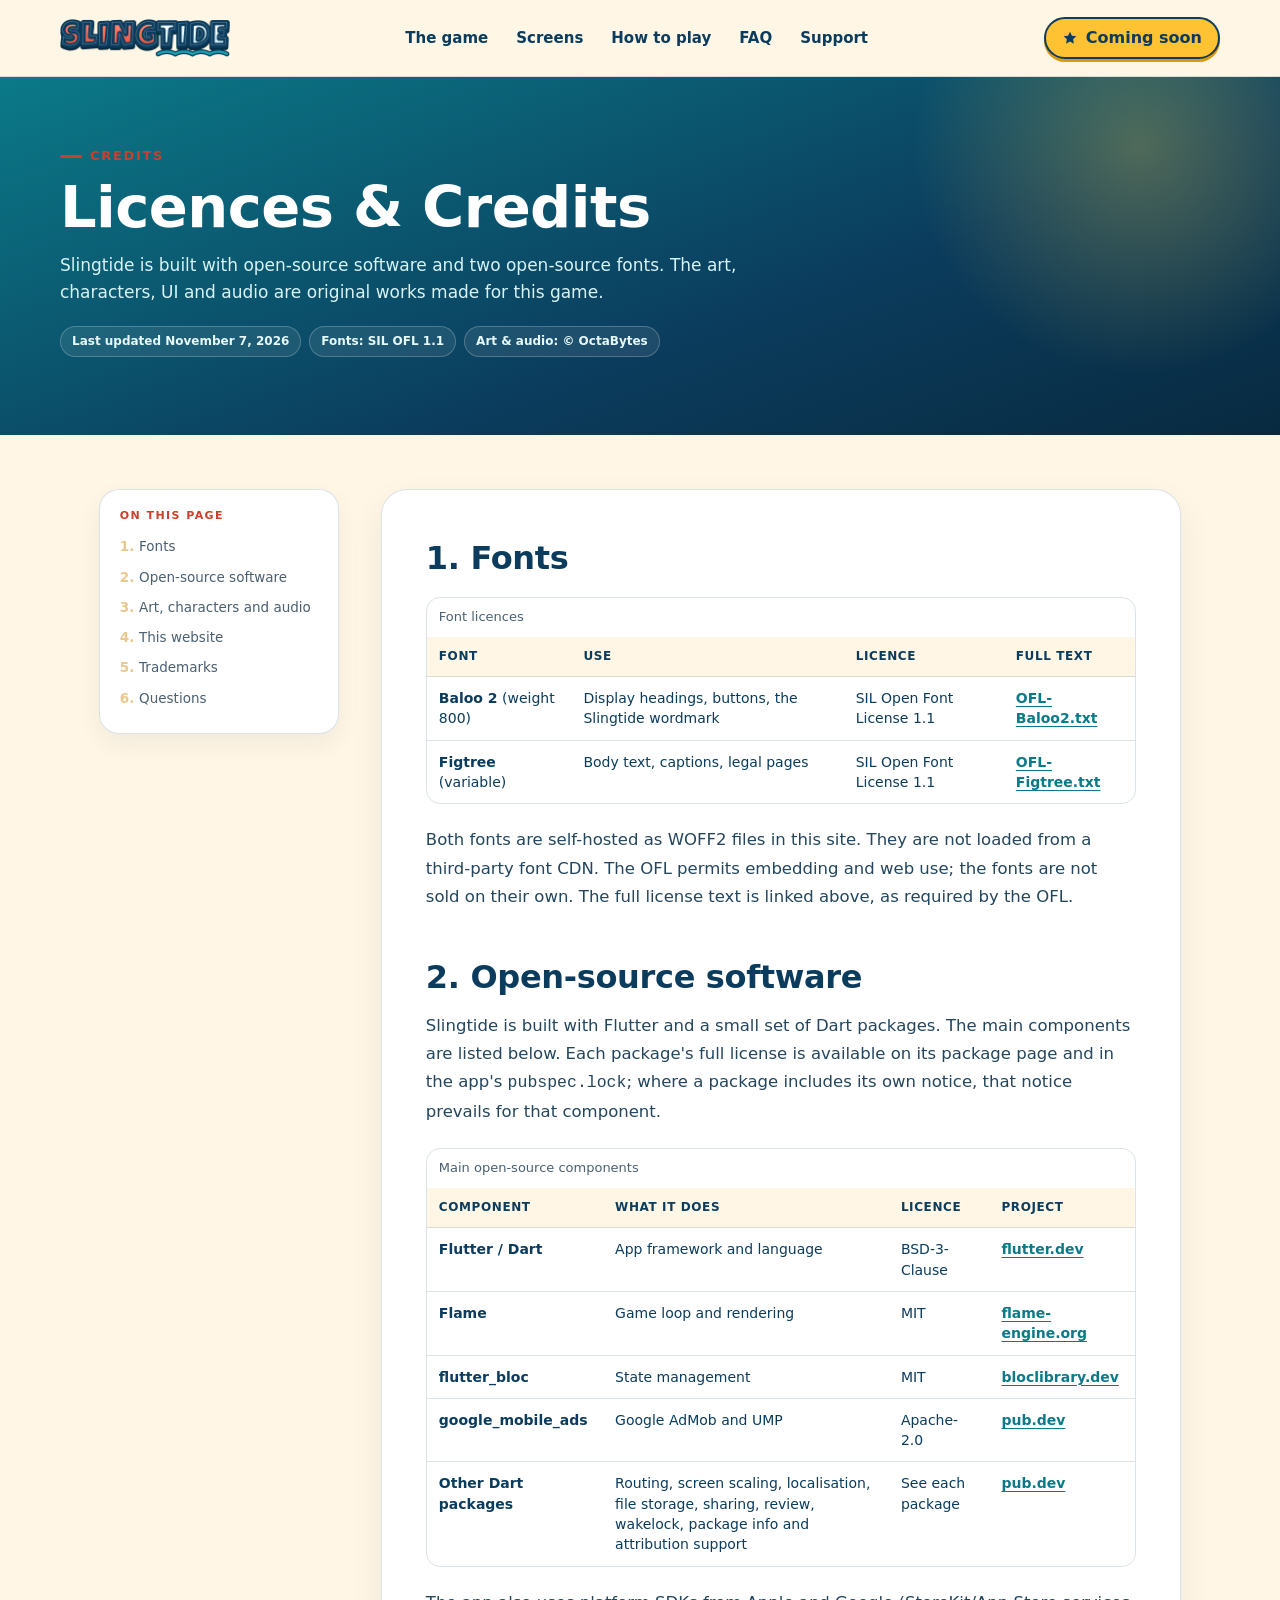
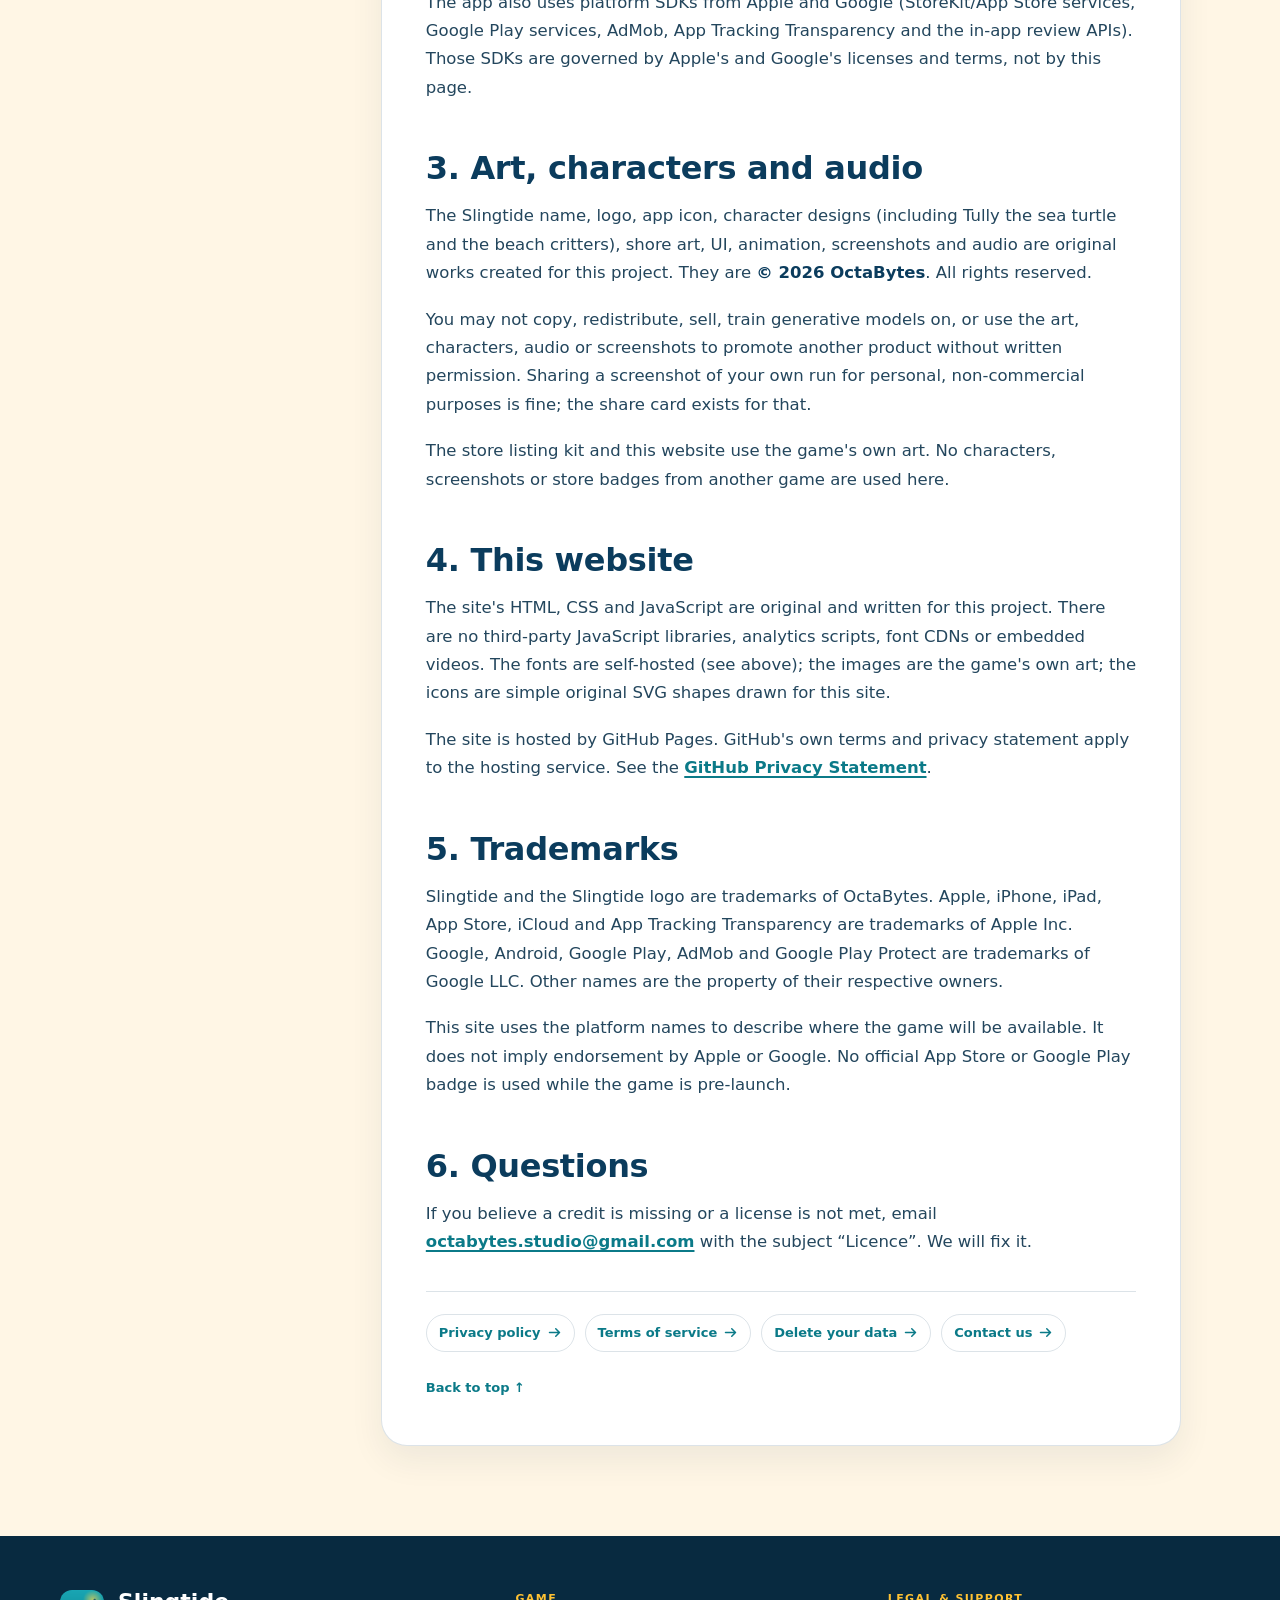
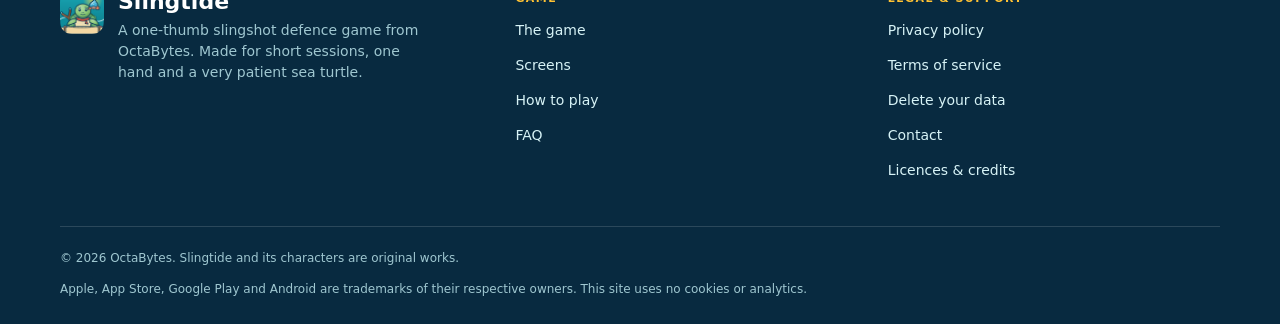
<file: licenses.html>
<!doctype html>
<html lang="en" class="no-js">
<head>
  <meta charset="utf-8">
  <meta name="viewport" content="width=device-width, initial-scale=1, viewport-fit=cover">
  <title>Slingtide licences and credits — fonts, art, software</title>
  <meta name="description" content="Font, open-source, art and trademark credits for Slingtide and this website.">
  <link rel="canonical" href="https://octabytes-studio.github.io/slingtide/licenses.html">
  <meta name="theme-color" content="#0B7A88">
  <meta name="color-scheme" content="light">
  <meta property="og:type" content="article">
  <meta property="og:site_name" content="Slingtide">
  <meta property="og:title" content="Slingtide licences and credits — fonts, art, software">
  <meta property="og:description" content="Baloo 2, Figtree, Flutter, Flame and the other components behind Slingtide.">
  <meta property="og:url" content="https://octabytes-studio.github.io/slingtide/licenses.html">
  <meta property="og:image" content="https://octabytes-studio.github.io/slingtide/assets/img/og-image.png">
  <meta name="twitter:card" content="summary_large_image">
  <link rel="icon" href="assets/img/favicon-32.png" sizes="32x32" type="image/png">
  <link rel="apple-touch-icon" href="assets/img/apple-touch-icon-180.png">
  <link rel="manifest" href="site.webmanifest">
  <link rel="preload" href="assets/fonts/baloo2-800.woff2" as="font" type="font/woff2" crossorigin>
  <link rel="preload" href="assets/fonts/figtree.woff2" as="font" type="font/woff2" crossorigin>
  <link rel="stylesheet" href="assets/css/styles.css">
  <script>document.documentElement.classList.remove("no-js");document.documentElement.classList.add("js");</script>
</head>
<body>
  <a class="skip-link" href="#main">Skip to content</a>

  <svg width="0" height="0" aria-hidden="true" focusable="false" style="position:absolute">
    <symbol id="i-star" viewBox="0 0 24 24"><path fill="currentColor" d="M12 2.6l2.9 5.9 6.5.9-4.7 4.6 1.1 6.5-5.8-3.1-5.8 3.1 1.1-6.5L2.6 9.4l6.5-.9L12 2.6z"/></symbol>
    <symbol id="i-arrow" viewBox="0 0 24 24"><path fill="none" stroke="currentColor" stroke-width="2.4" stroke-linecap="round" stroke-linejoin="round" d="M4 12h16M14 6l6 6-6 6"/></symbol>
    <symbol id="i-mail" viewBox="0 0 24 24"><rect x="3" y="5" width="18" height="14" rx="2.5" fill="none" stroke="currentColor" stroke-width="2"/><path fill="none" stroke="currentColor" stroke-width="2" stroke-linecap="round" stroke-linejoin="round" d="M4 7l8 6 8-6"/></symbol>
  </svg>

  <header class="site-header">
    <div class="container header-inner">
      <a class="brand" href="index.html" aria-label="Slingtide home">
        <img src="assets/img/logo.png" alt="Slingtide" width="174" height="39">
      </a>
      <nav class="nav" aria-label="Main">
        <a href="index.html#game">The game</a>
        <a href="index.html#screens">Screens</a>
        <a href="index.html#how">How to play</a>
        <a href="index.html#faq">FAQ</a>
        <a href="contact.html">Support</a>
      </nav>
      <details class="mobile-menu">
        <summary><span class="menu-icon" aria-hidden="true"><span></span><span></span><span></span></span> Menu</summary>
        <div class="menu-panel">
          <a href="index.html#game">The game</a>
          <a href="index.html#screens">Screens</a>
          <a href="index.html#how">How to play</a>
          <a href="index.html#faq">FAQ</a>
          <a href="contact.html">Support</a>
          <a class="menu-cta" href="licenses.html" aria-current="page">Licences</a>
        </div>
      </details>
      <span class="header-cta"><svg aria-hidden="true"><use href="#i-star"></use></svg> Coming soon</span>
    </div>
  </header>

  <main id="main">
    <section class="legal-hero">
      <div class="container">
        <p class="kicker">Credits</p>
        <h1>Licences &amp; Credits</h1>
        <p class="lede">Slingtide is built with open-source software and two open-source fonts. The art, characters, UI and audio are original works made for this game.</p>
        <div class="legal-meta">
          <span>Last updated November 7, 2026</span>
          <span>Fonts: SIL OFL 1.1</span>
          <span>Art &amp; audio: © OctaBytes</span>
        </div>
      </div>
    </section>

    <div class="container legal-wrap">
      <nav class="toc" aria-label="On this page">
        <h2>On this page</h2>
        <ol>
          <li><a href="#fonts">Fonts</a></li>
          <li><a href="#open-source">Open-source software</a></li>
          <li><a href="#art">Art, characters and audio</a></li>
          <li><a href="#site">This website</a></li>
          <li><a href="#trademarks">Trademarks</a></li>
          <li><a href="#questions">Questions</a></li>
        </ol>
      </nav>

      <article class="legal-article">
        <h2 id="fonts">1. Fonts</h2>
        <div class="table-wrap">
          <table>
            <caption>Font licences</caption>
            <thead>
              <tr><th scope="col">Font</th><th scope="col">Use</th><th scope="col">Licence</th><th scope="col">Full text</th></tr>
            </thead>
            <tbody>
              <tr>
                <td><strong>Baloo 2</strong> (weight 800)</td>
                <td>Display headings, buttons, the Slingtide wordmark</td>
                <td>SIL Open Font License 1.1</td>
                <td><a href="assets/licenses/OFL-Baloo2.txt">OFL-Baloo2.txt</a></td>
              </tr>
              <tr>
                <td><strong>Figtree</strong> (variable)</td>
                <td>Body text, captions, legal pages</td>
                <td>SIL Open Font License 1.1</td>
                <td><a href="assets/licenses/OFL-Figtree.txt">OFL-Figtree.txt</a></td>
              </tr>
            </tbody>
          </table>
        </div>
        <p>Both fonts are self-hosted as WOFF2 files in this site. They are not loaded from a third-party font CDN. The OFL permits embedding and web use; the fonts are not sold on their own. The full license text is linked above, as required by the OFL.</p>

        <h2 id="open-source">2. Open-source software</h2>
        <p>Slingtide is built with Flutter and a small set of Dart packages. The main components are listed below. Each package's full license is available on its package page and in the app's <code>pubspec.lock</code>; where a package includes its own notice, that notice prevails for that component.</p>
        <div class="table-wrap">
          <table>
            <caption>Main open-source components</caption>
            <thead>
              <tr><th scope="col">Component</th><th scope="col">What it does</th><th scope="col">Licence</th><th scope="col">Project</th></tr>
            </thead>
            <tbody>
              <tr><td><strong>Flutter / Dart</strong></td><td>App framework and language</td><td>BSD-3-Clause</td><td><a href="https://flutter.dev" rel="noopener noreferrer" target="_blank">flutter.dev</a></td></tr>
              <tr><td><strong>Flame</strong></td><td>Game loop and rendering</td><td>MIT</td><td><a href="https://flame-engine.org" rel="noopener noreferrer" target="_blank">flame-engine.org</a></td></tr>
              <tr><td><strong>flutter_bloc</strong></td><td>State management</td><td>MIT</td><td><a href="https://bloclibrary.dev" rel="noopener noreferrer" target="_blank">bloclibrary.dev</a></td></tr>
              <tr><td><strong>google_mobile_ads</strong></td><td>Google AdMob and UMP</td><td>Apache-2.0</td><td><a href="https://pub.dev/packages/google_mobile_ads" rel="noopener noreferrer" target="_blank">pub.dev</a></td></tr>
              <tr><td><strong>Other Dart packages</strong></td><td>Routing, screen scaling, localisation, file storage, sharing, review, wakelock, package info and attribution support</td><td>See each package</td><td><a href="https://pub.dev" rel="noopener noreferrer" target="_blank">pub.dev</a></td></tr>
            </tbody>
          </table>
        </div>
        <p>The app also uses platform SDKs from Apple and Google (StoreKit/App Store services, Google Play services, AdMob, App Tracking Transparency and the in-app review APIs). Those SDKs are governed by Apple's and Google's licenses and terms, not by this page.</p>

        <h2 id="art">3. Art, characters and audio</h2>
        <p>The Slingtide name, logo, app icon, character designs (including Tully the sea turtle and the beach critters), shore art, UI, animation, screenshots and audio are original works created for this project. They are <strong>© 2026 OctaBytes</strong>. All rights reserved.</p>
        <p>You may not copy, redistribute, sell, train generative models on, or use the art, characters, audio or screenshots to promote another product without written permission. Sharing a screenshot of your own run for personal, non-commercial purposes is fine; the share card exists for that.</p>
        <p>The store listing kit and this website use the game's own art. No characters, screenshots or store badges from another game are used here.</p>

        <h2 id="site">4. This website</h2>
        <p>The site's HTML, CSS and JavaScript are original and written for this project. There are no third-party JavaScript libraries, analytics scripts, font CDNs or embedded videos. The fonts are self-hosted (see above); the images are the game's own art; the icons are simple original SVG shapes drawn for this site.</p>
        <p>The site is hosted by GitHub Pages. GitHub's own terms and privacy statement apply to the hosting service. See the <a href="https://docs.github.com/en/site-policy/privacy-policies/github-general-privacy-statement" rel="noopener noreferrer" target="_blank">GitHub Privacy Statement</a>.</p>

        <h2 id="trademarks">5. Trademarks</h2>
        <p>Slingtide and the Slingtide logo are trademarks of OctaBytes. Apple, iPhone, iPad, App Store, iCloud and App Tracking Transparency are trademarks of Apple Inc. Google, Android, Google Play, AdMob and Google Play Protect are trademarks of Google LLC. Other names are the property of their respective owners.</p>
        <p>This site uses the platform names to describe where the game will be available. It does not imply endorsement by Apple or Google. No official App Store or Google Play badge is used while the game is pre-launch.</p>

        <h2 id="questions">6. Questions</h2>
        <p>If you believe a credit is missing or a license is not met, email <a href="mailto:octabytes.studio@gmail.com?subject=Slingtide%20licence">octabytes.studio@gmail.com</a> with the subject “Licence”. We will fix it.</p>

        <nav class="legal-nav" aria-label="Related pages">
          <a href="privacy.html">Privacy policy <svg aria-hidden="true"><use href="#i-arrow"></use></svg></a>
          <a href="terms.html">Terms of service <svg aria-hidden="true"><use href="#i-arrow"></use></svg></a>
          <a href="delete-account.html">Delete your data <svg aria-hidden="true"><use href="#i-arrow"></use></svg></a>
          <a href="contact.html">Contact us <svg aria-hidden="true"><use href="#i-arrow"></use></svg></a>
        </nav>
        <a class="back-top" href="#main">Back to top ↑</a>
      </article>
    </div>
  </main>

  <footer class="site-footer">
    <div class="container">
      <div class="footer-grid">
        <div class="footer-brand">
          <img src="assets/img/icon-192.png" alt="" width="44" height="44" loading="lazy">
          <div>
            <strong>Slingtide</strong>
            <p>A one-thumb slingshot defence game from OctaBytes. Made for short sessions, one hand and a very patient sea turtle.</p>
          </div>
        </div>
        <nav class="footer-col" aria-label="Game links">
          <h2>Game</h2>
          <ul>
            <li><a href="index.html#game">The game</a></li>
            <li><a href="index.html#screens">Screens</a></li>
            <li><a href="index.html#how">How to play</a></li>
            <li><a href="index.html#faq">FAQ</a></li>
          </ul>
        </nav>
        <nav class="footer-col" aria-label="Legal and support links">
          <h2>Legal &amp; support</h2>
          <ul>
            <li><a href="privacy.html">Privacy policy</a></li>
            <li><a href="terms.html">Terms of service</a></li>
            <li><a href="delete-account.html">Delete your data</a></li>
            <li><a href="contact.html">Contact</a></li>
            <li><a href="licenses.html" aria-current="page">Licences &amp; credits</a></li>
          </ul>
        </nav>
      </div>
      <div class="footer-bottom">
        <p>© 2026 OctaBytes. Slingtide and its characters are original works.</p>
        <p>Apple, App Store, Google Play and Android are trademarks of their respective owners. This site uses no cookies or analytics.</p>
      </div>
    </div>
  </footer>

  <script src="assets/js/main.js" defer></script>
</body>
</html>
</file>
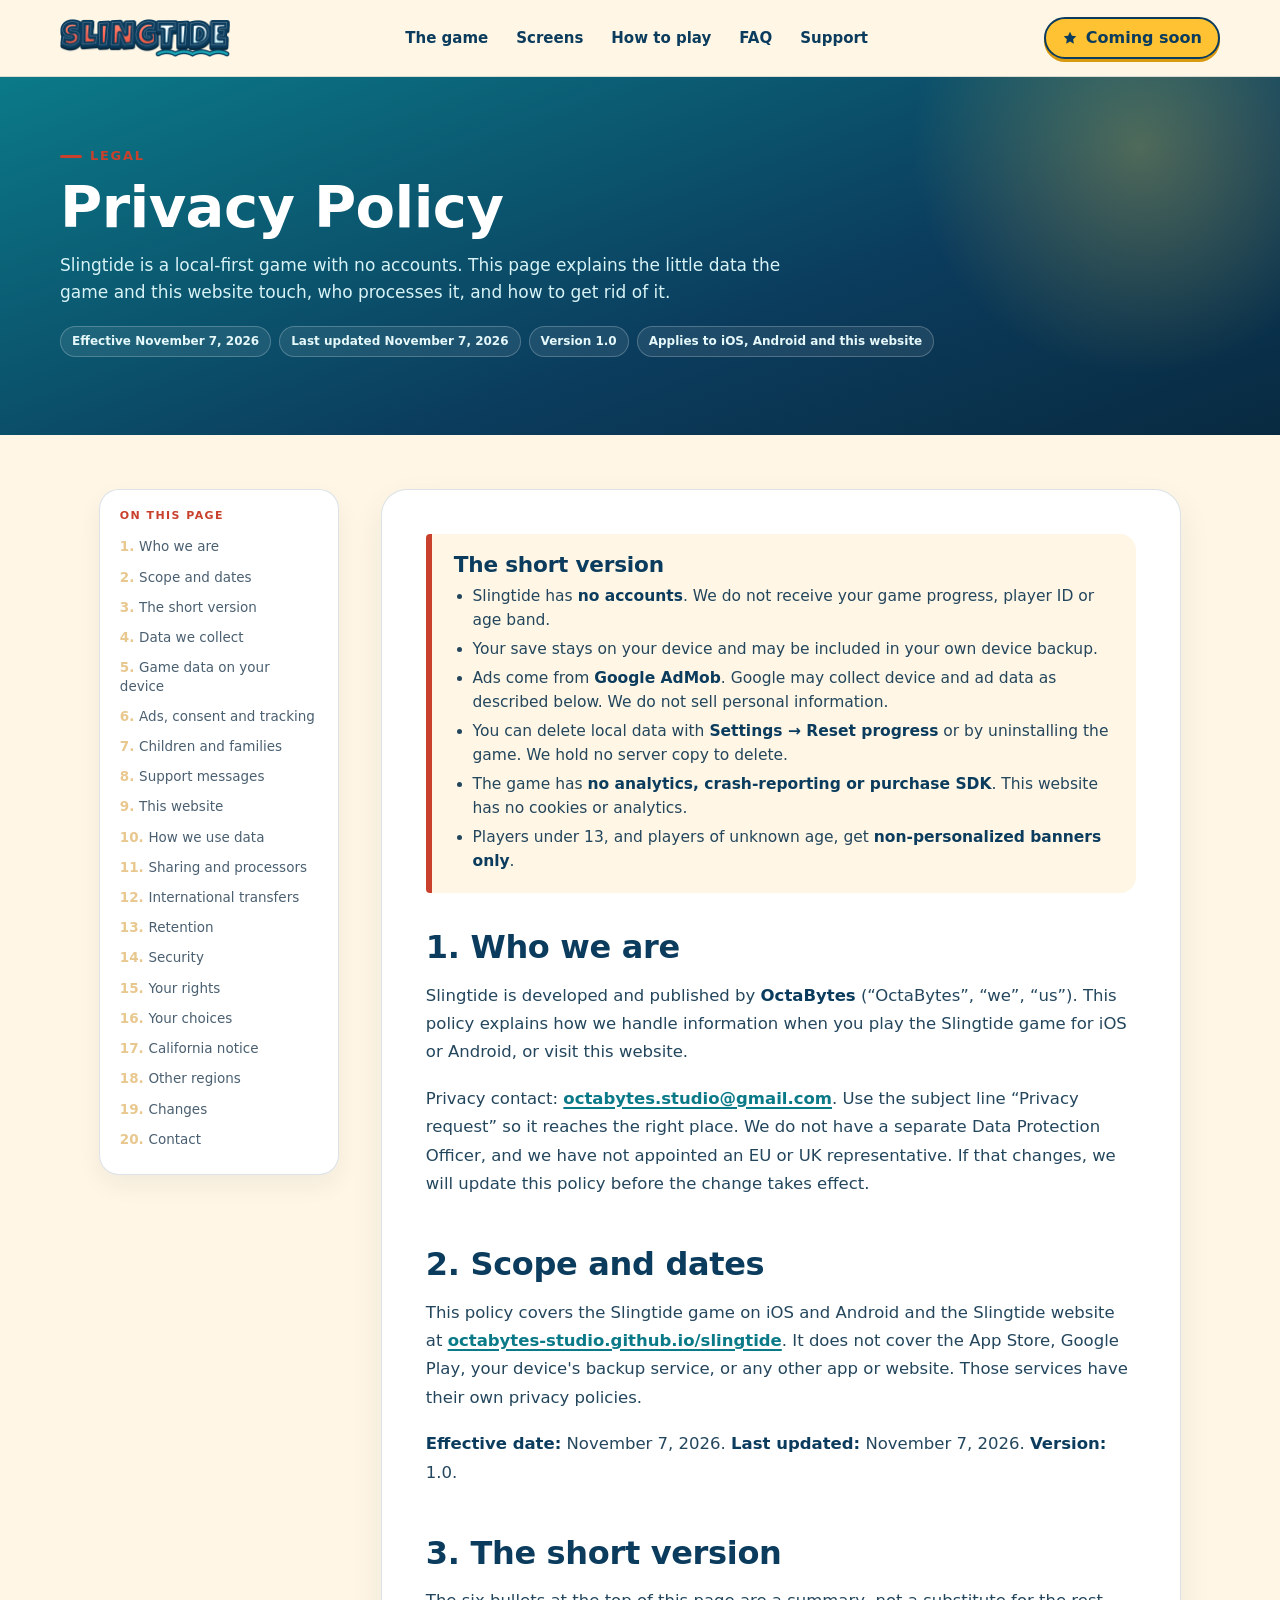
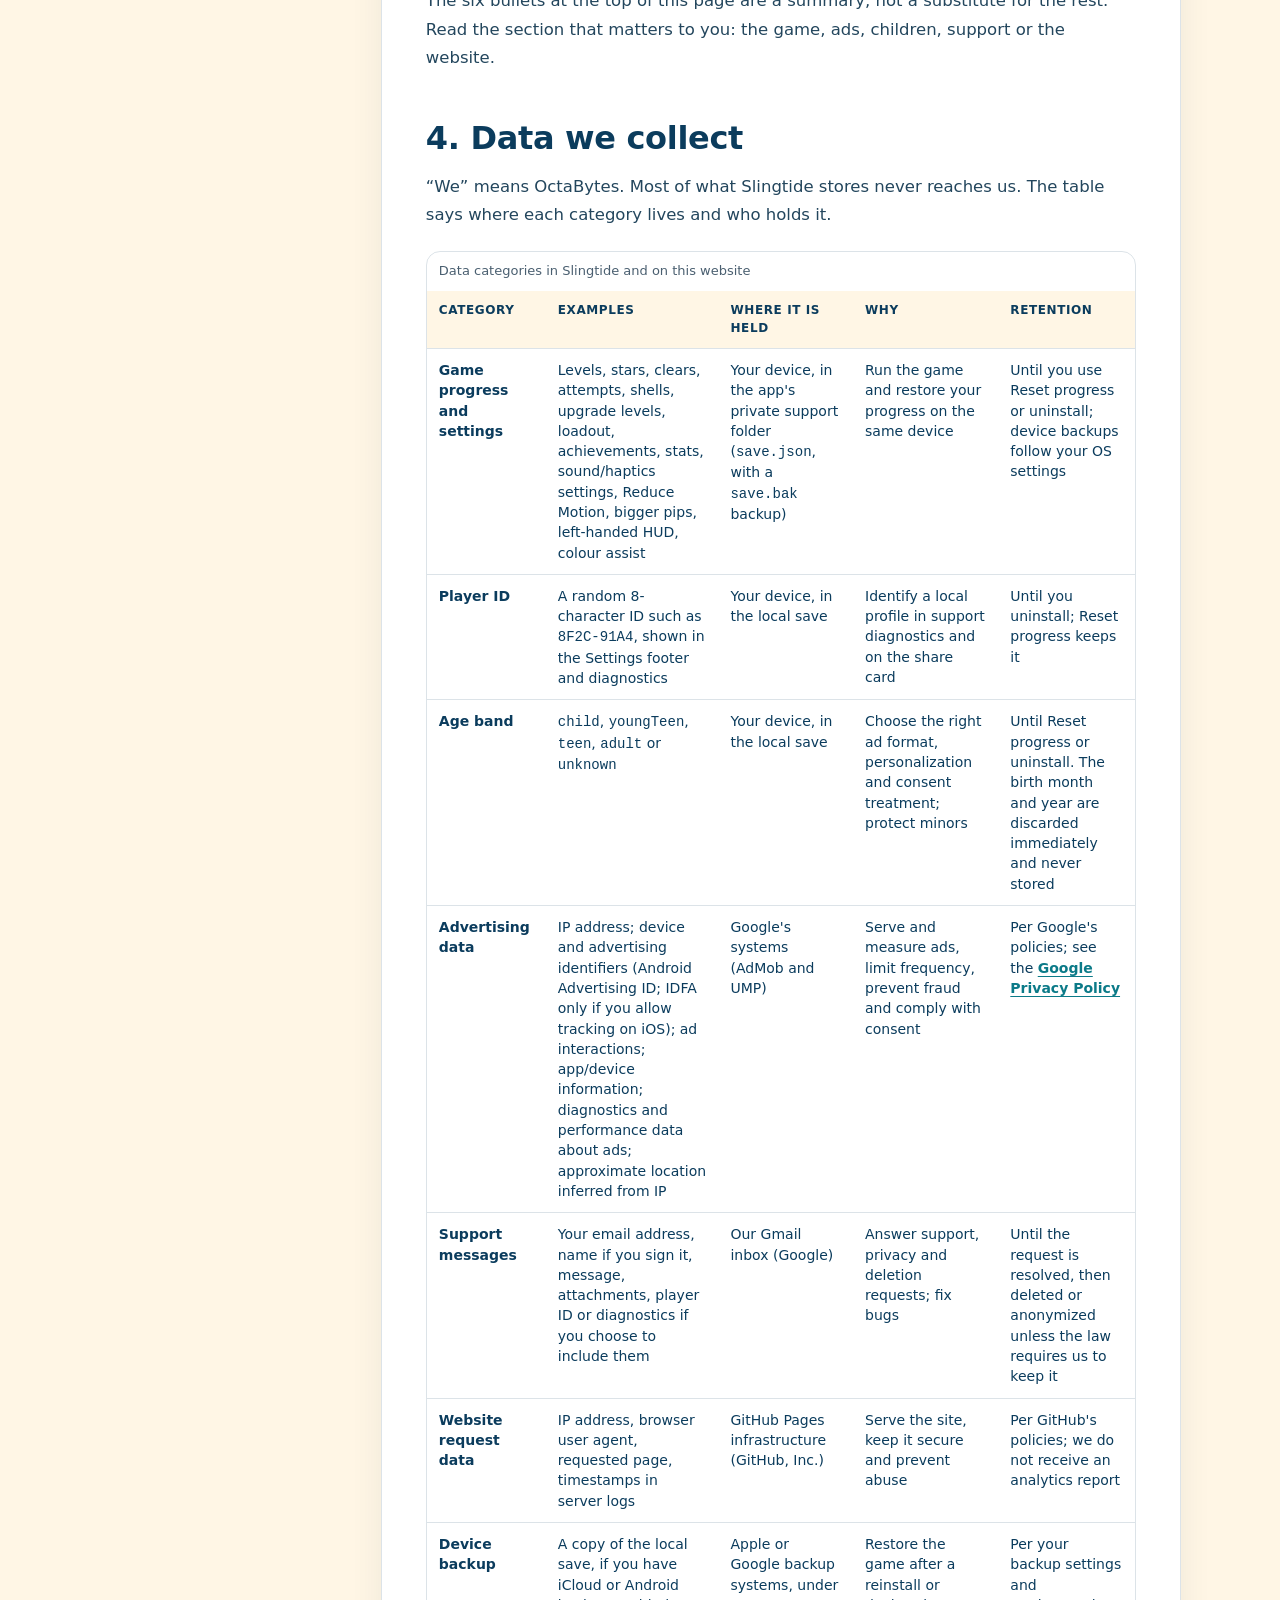
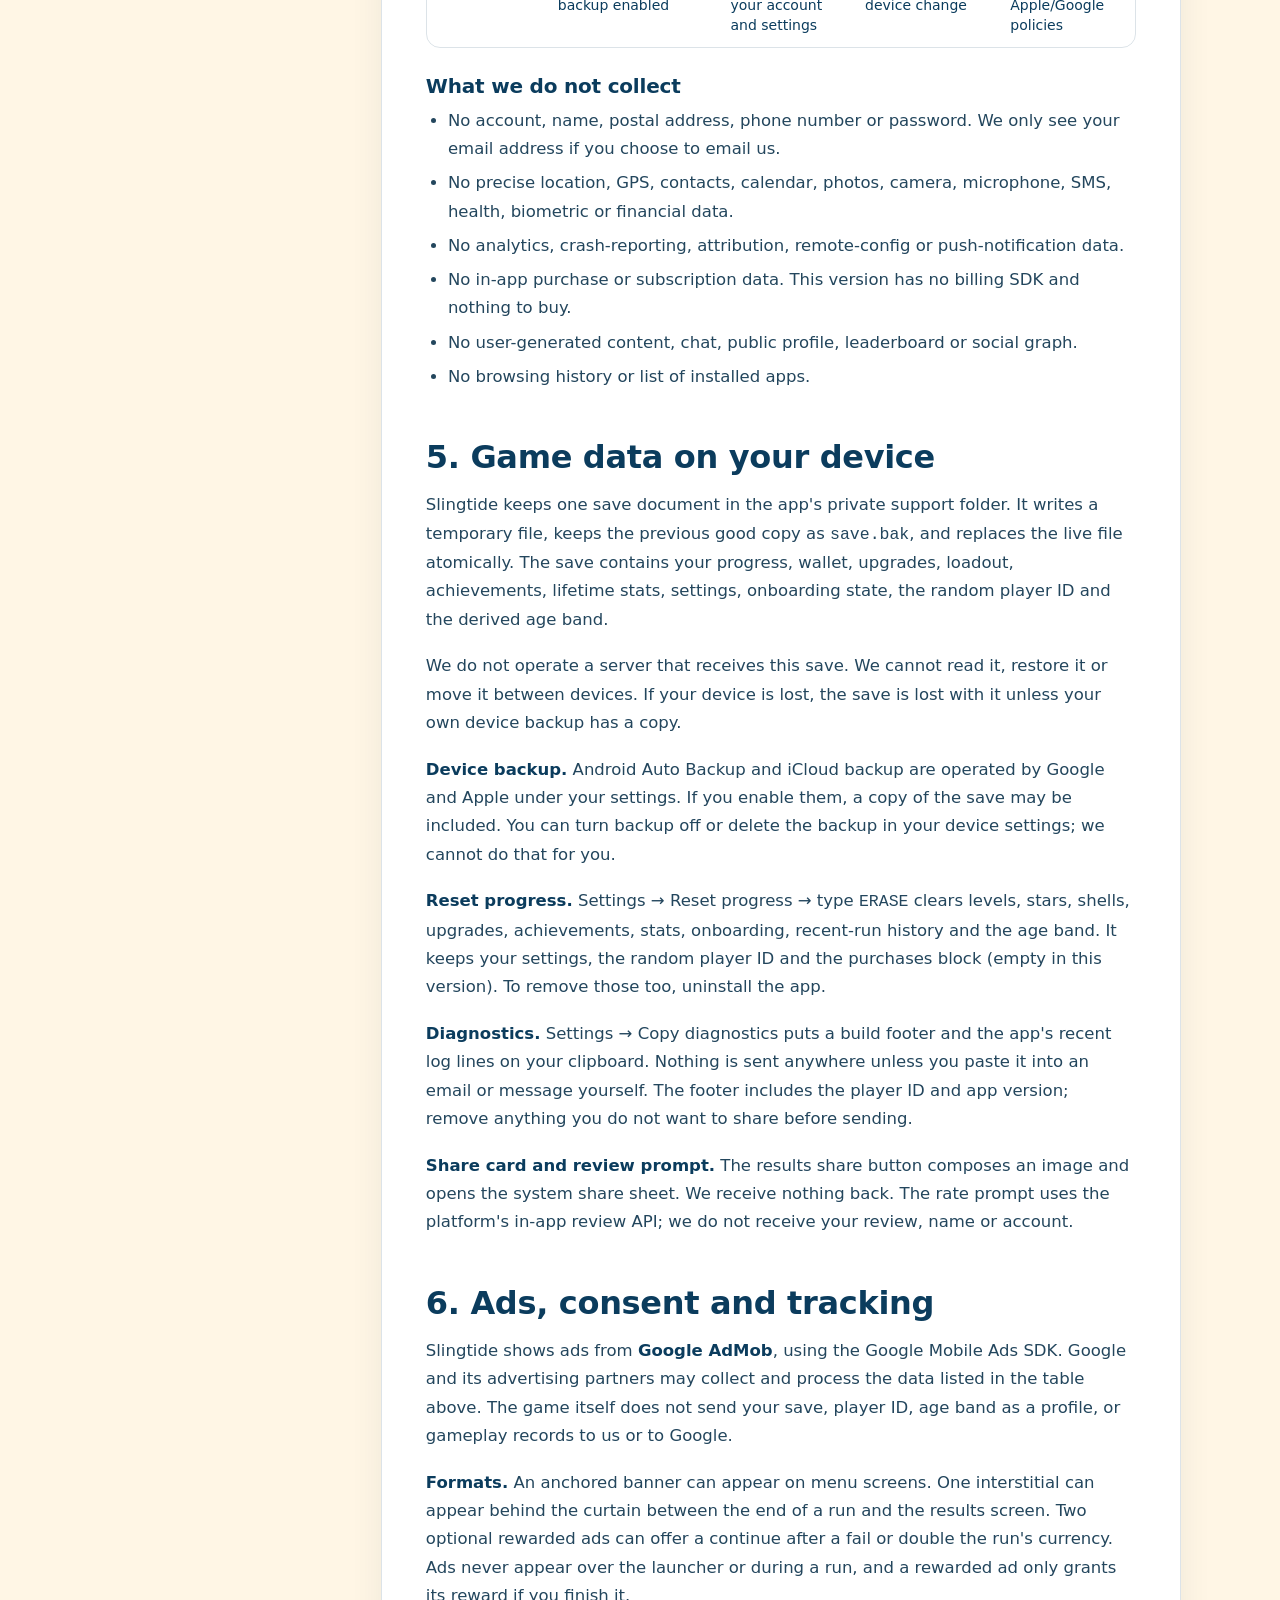
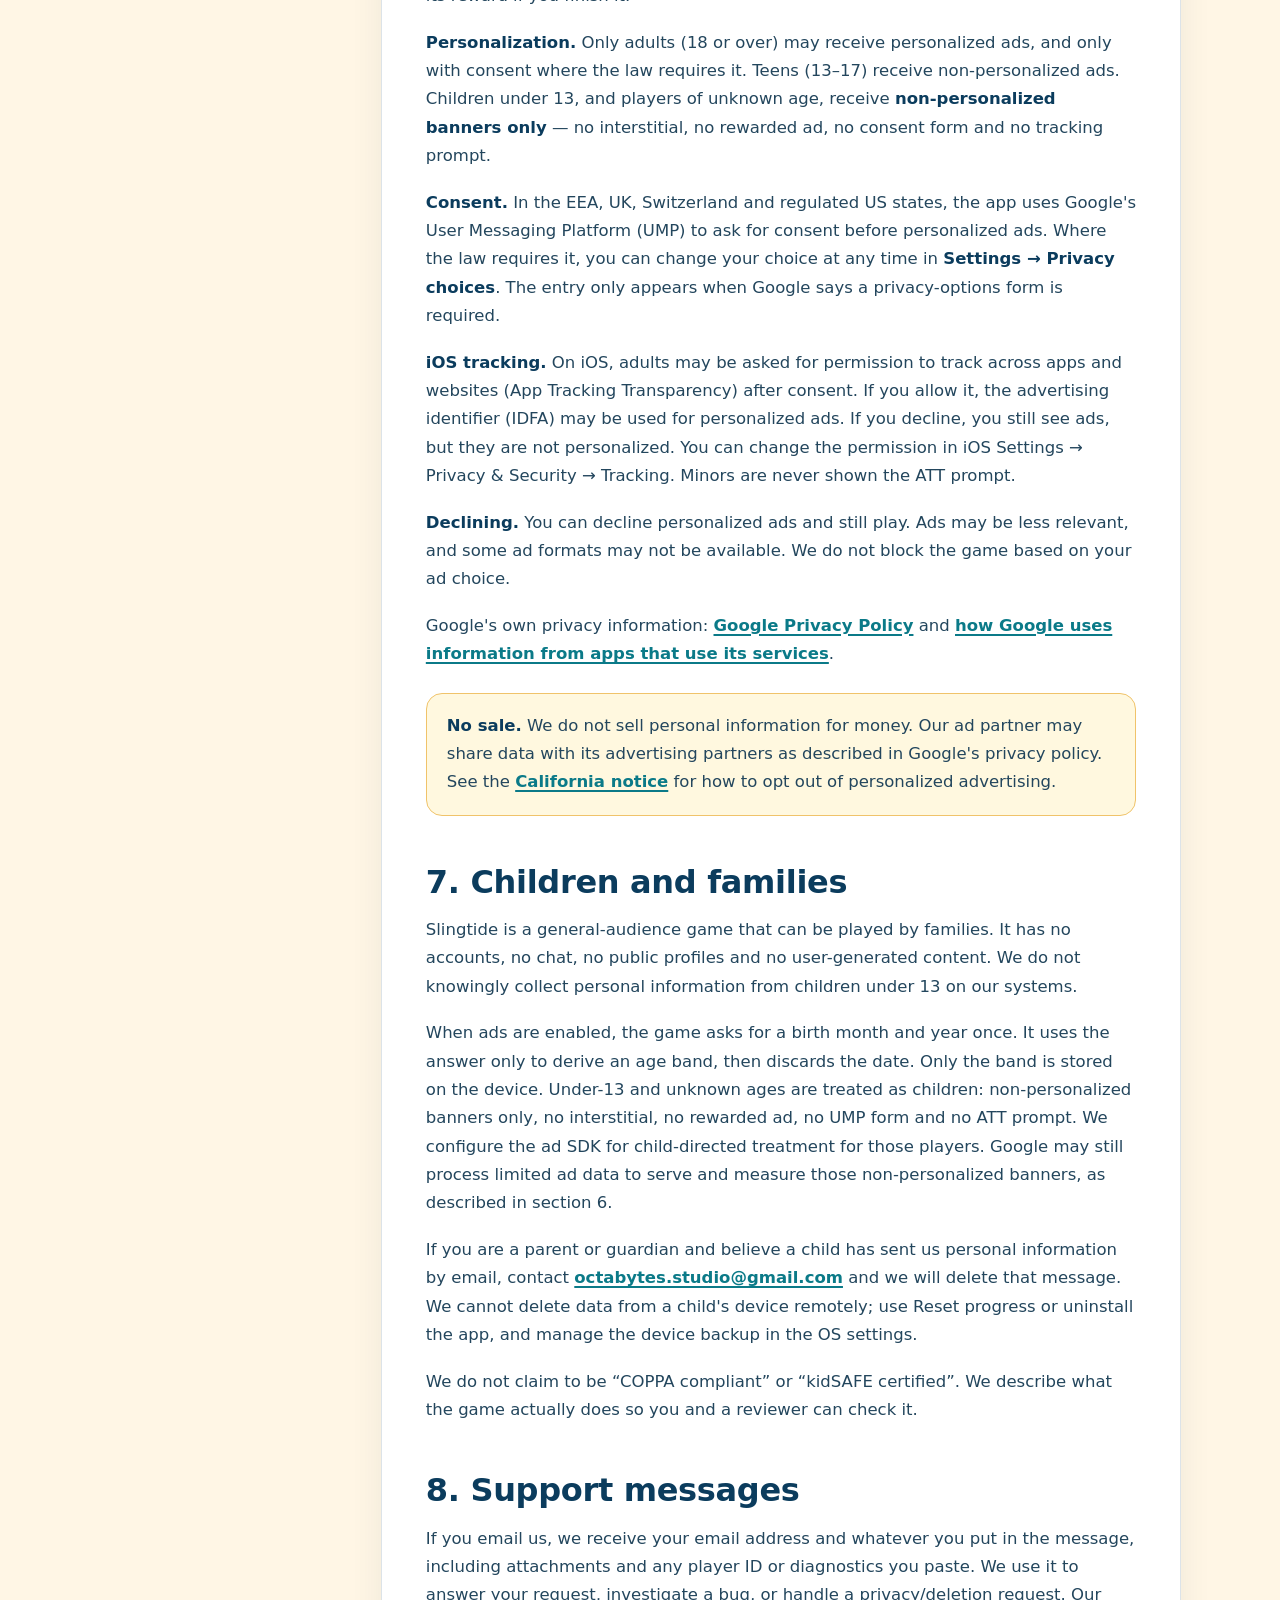
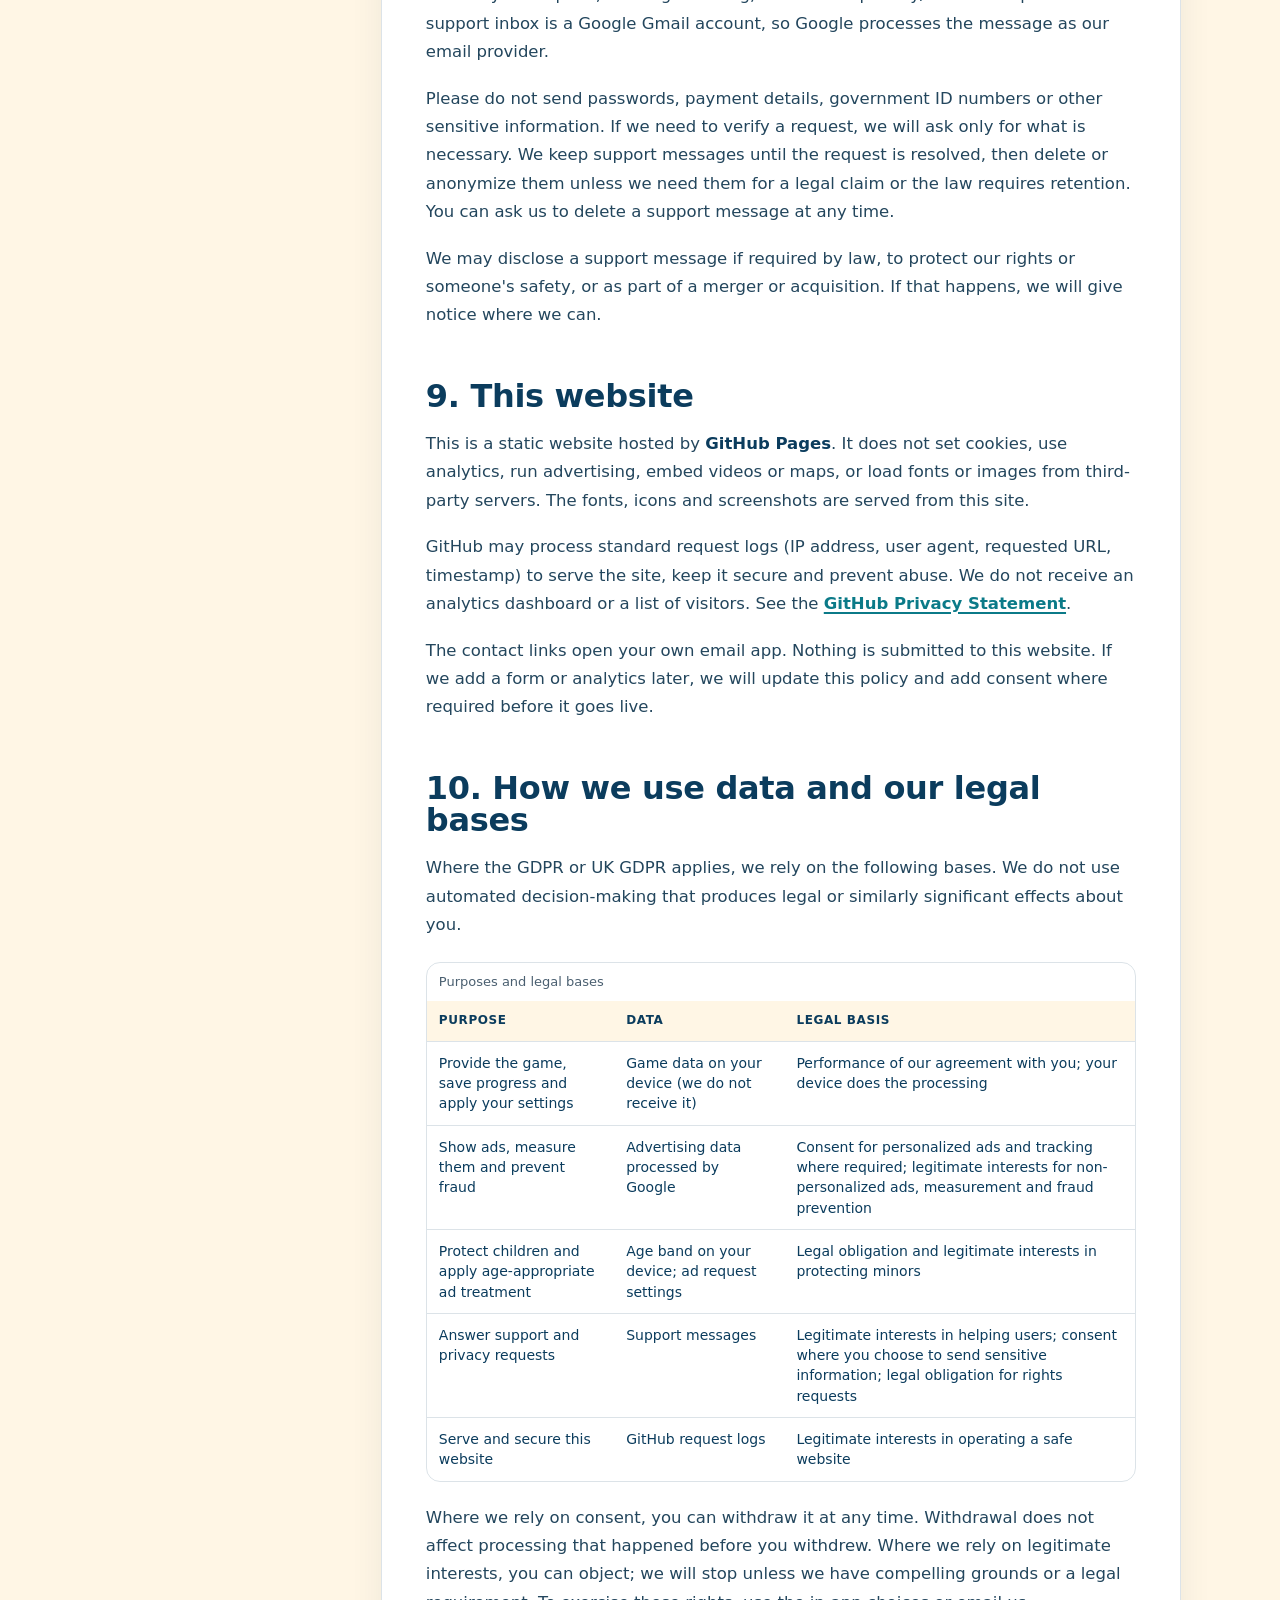
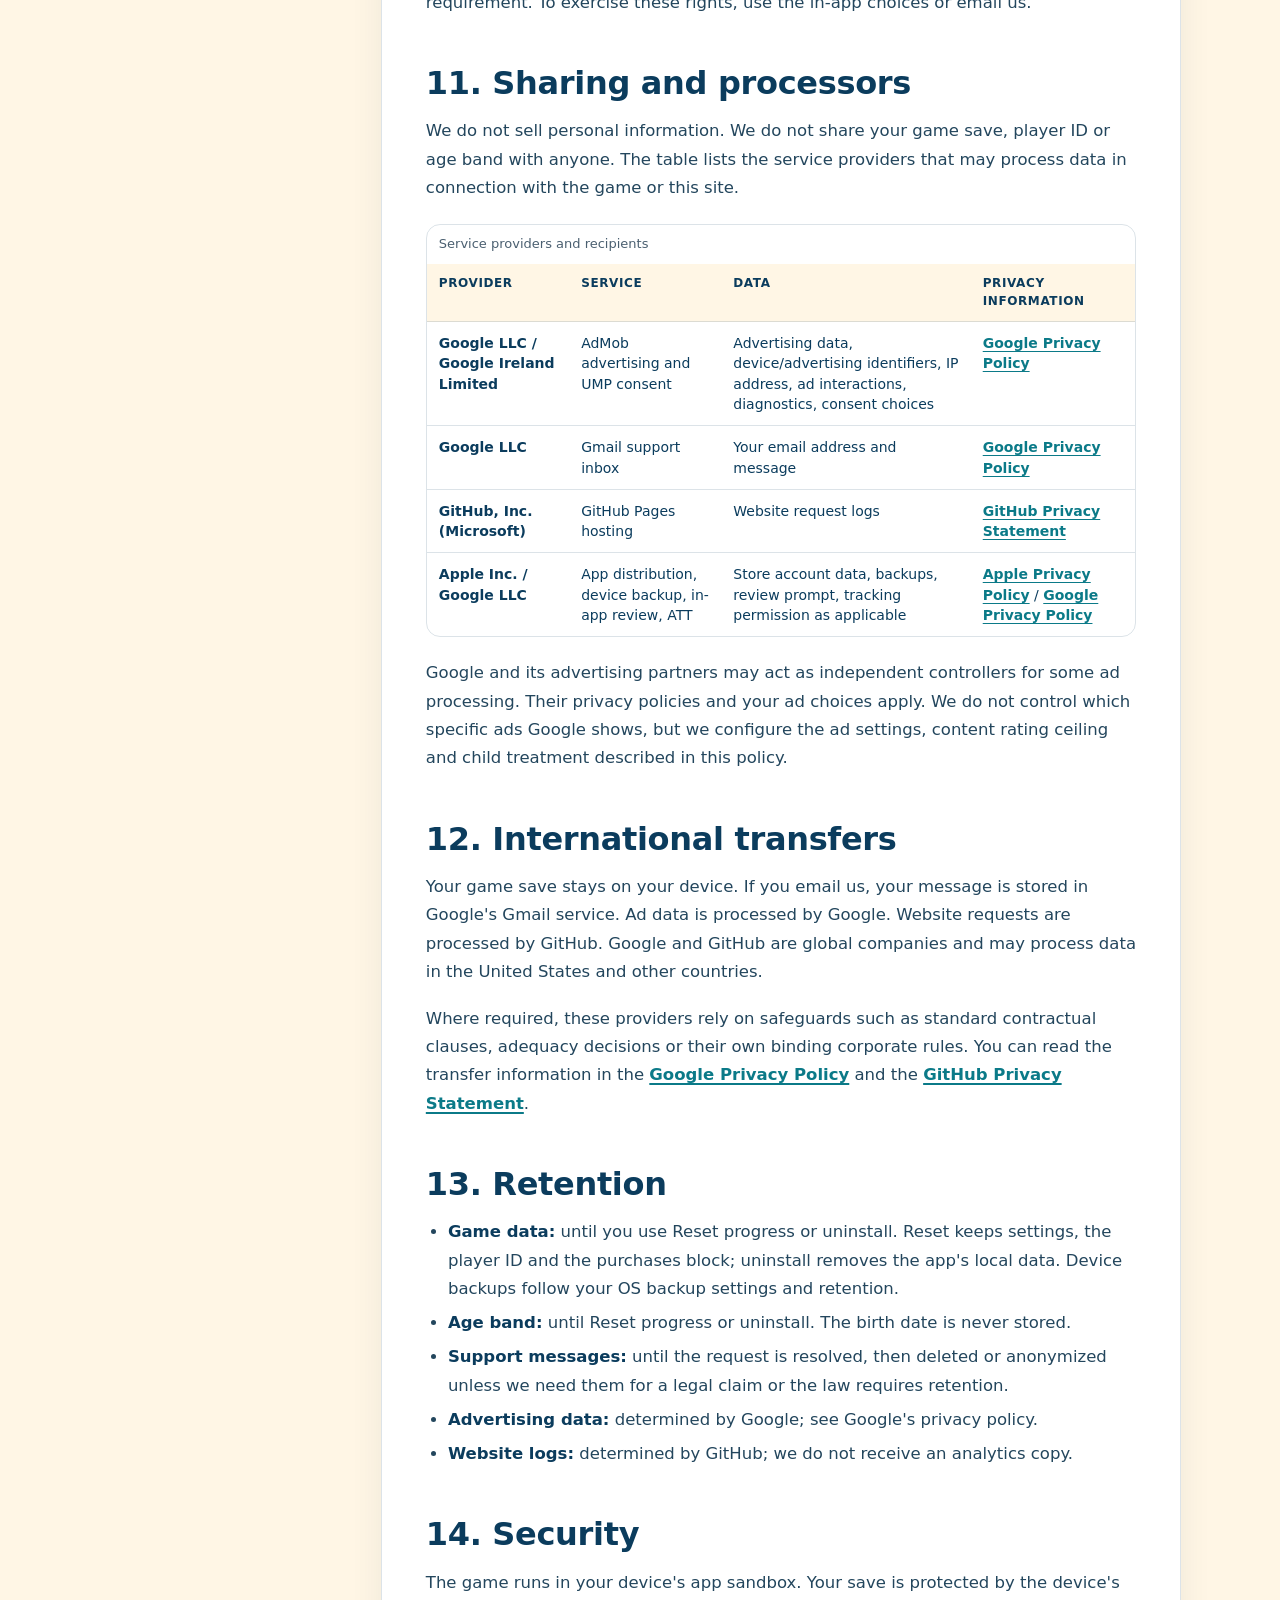
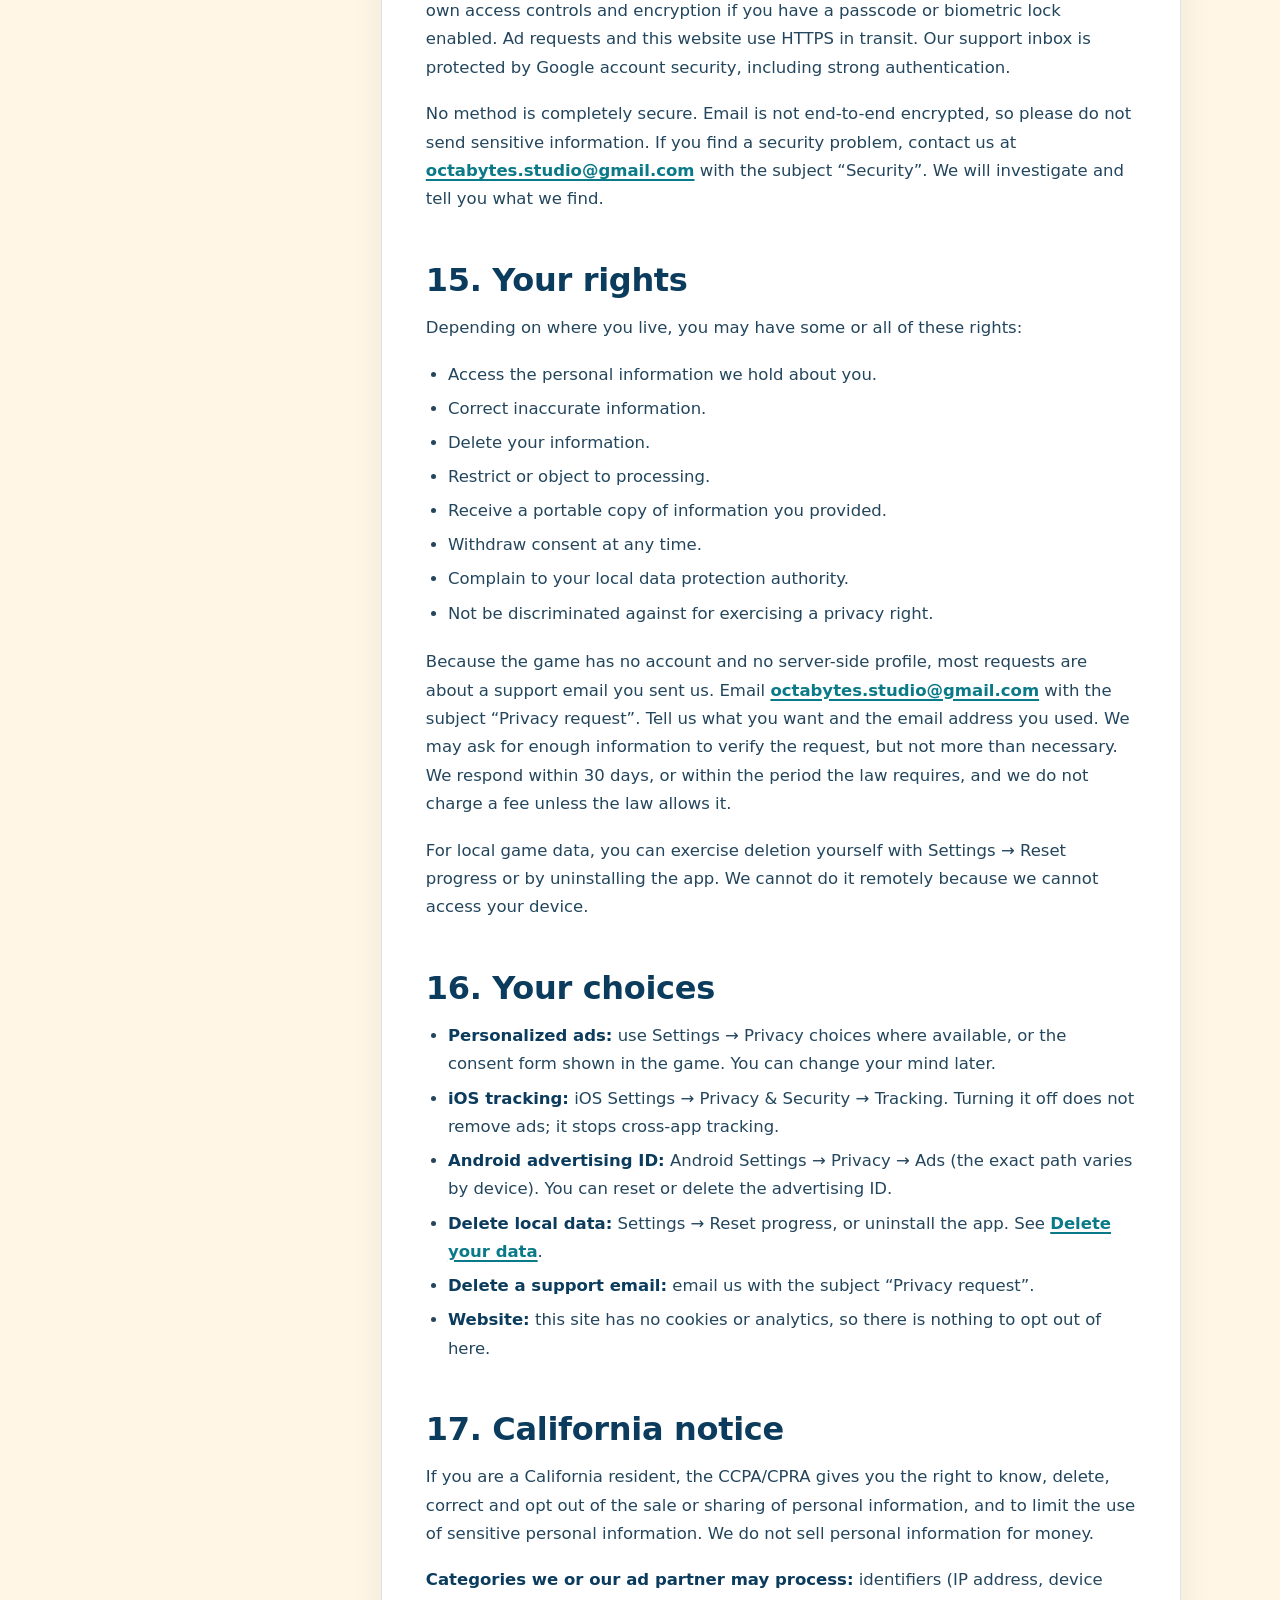
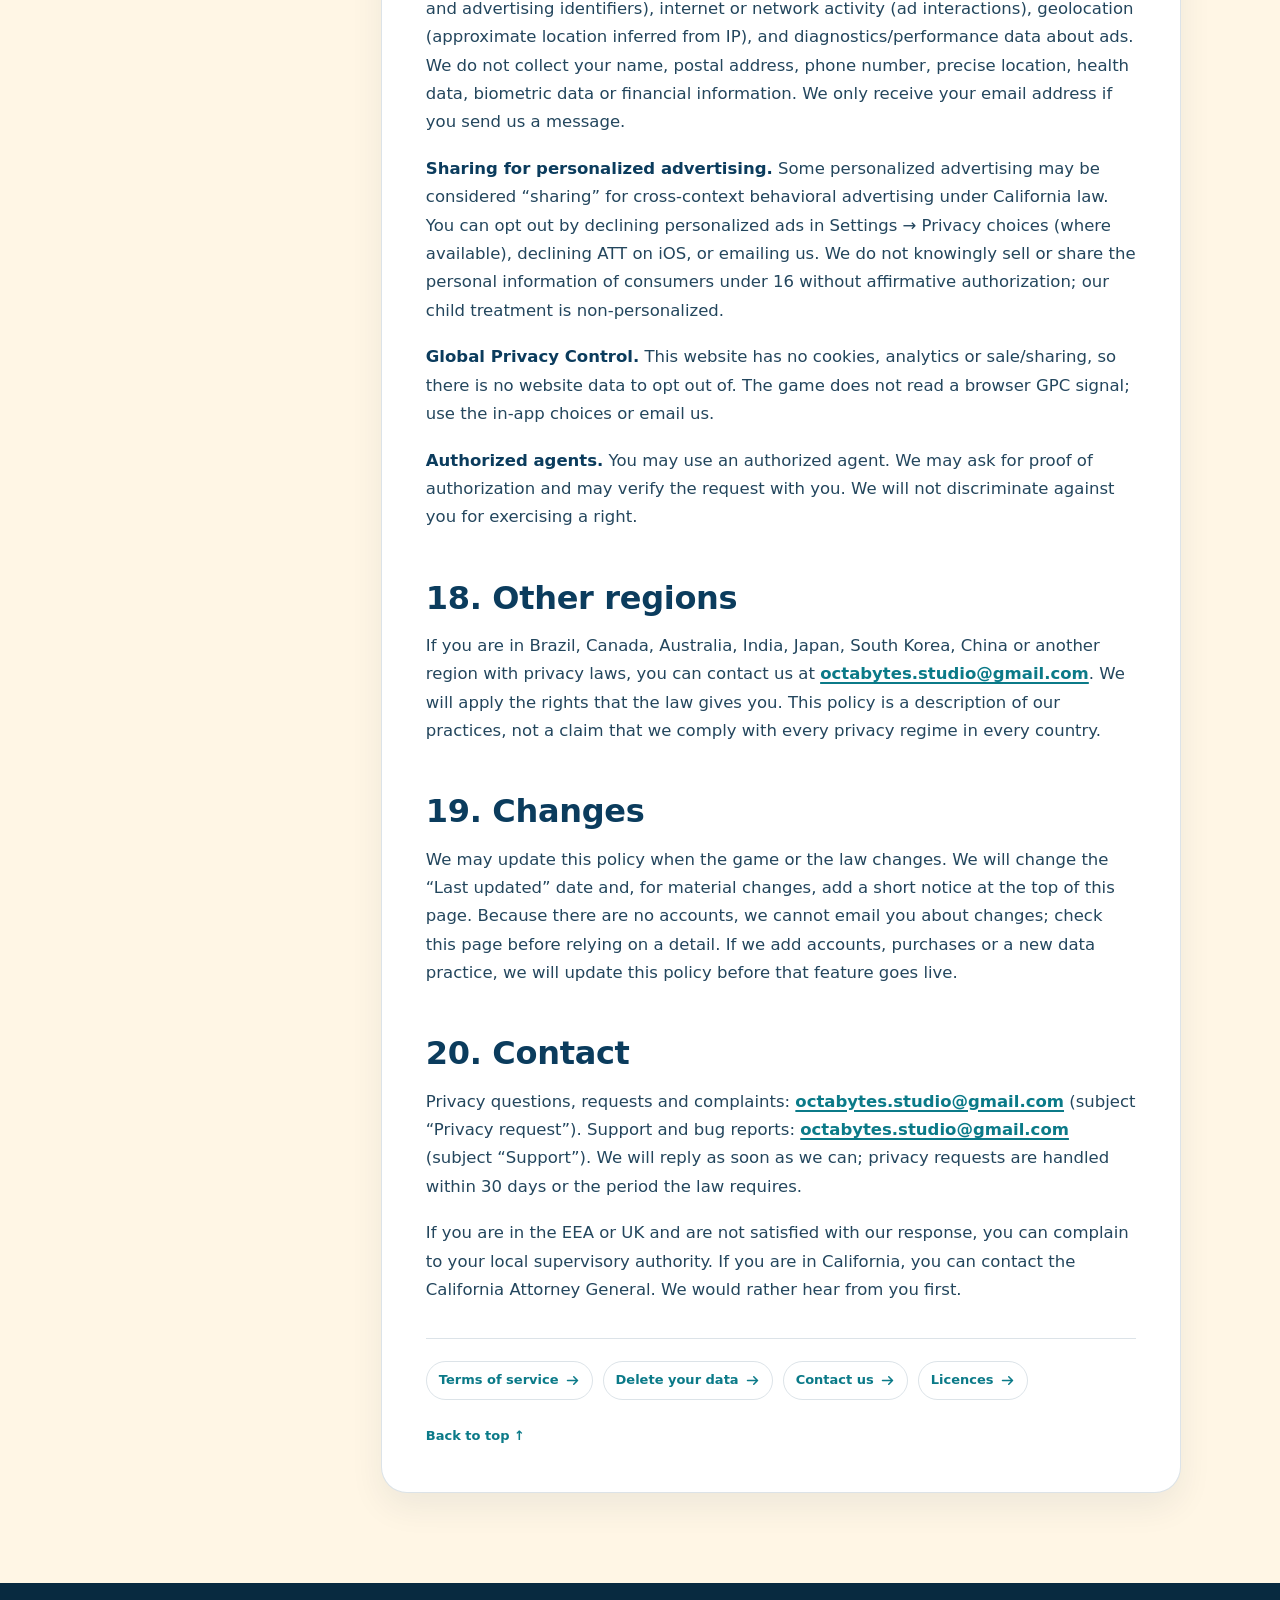
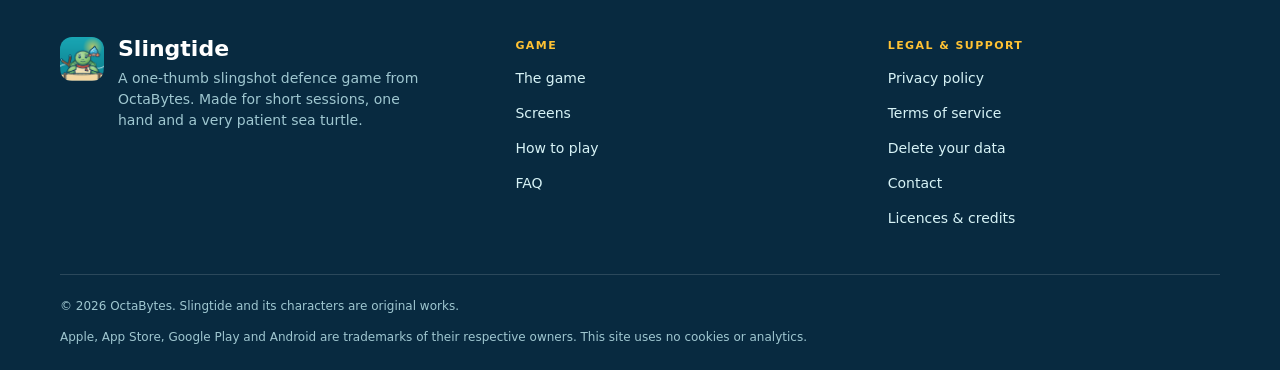
<file: privacy.html>
<!doctype html>
<html lang="en" class="no-js">
<head>
  <meta charset="utf-8">
  <meta name="viewport" content="width=device-width, initial-scale=1, viewport-fit=cover">
  <title>Slingtide Privacy Policy — data, ads and your choices</title>
  <meta name="description" content="How Slingtide handles data: a local save, Google AdMob ads, support emails and a static website. No accounts, no analytics, no sale of personal information.">
  <link rel="canonical" href="https://octabytes-studio.github.io/slingtide/privacy.html">
  <meta name="theme-color" content="#0B7A88">
  <meta name="color-scheme" content="light">
  <meta property="og:type" content="article">
  <meta property="og:site_name" content="Slingtide">
  <meta property="og:title" content="Slingtide Privacy Policy — data, ads and your choices">
  <meta property="og:description" content="What Slingtide does with data: local save, AdMob ads, support emails and GitHub Pages hosting.">
  <meta property="og:url" content="https://octabytes-studio.github.io/slingtide/privacy.html">
  <meta property="og:image" content="https://octabytes-studio.github.io/slingtide/assets/img/og-image.png">
  <meta name="twitter:card" content="summary_large_image">
  <link rel="icon" href="assets/img/favicon-32.png" sizes="32x32" type="image/png">
  <link rel="apple-touch-icon" href="assets/img/apple-touch-icon-180.png">
  <link rel="manifest" href="site.webmanifest">
  <link rel="preload" href="assets/fonts/baloo2-800.woff2" as="font" type="font/woff2" crossorigin>
  <link rel="preload" href="assets/fonts/figtree.woff2" as="font" type="font/woff2" crossorigin>
  <link rel="stylesheet" href="assets/css/styles.css">
  <script>document.documentElement.classList.remove("no-js");document.documentElement.classList.add("js");</script>
</head>
<body>
  <a class="skip-link" href="#main">Skip to content</a>

  <svg width="0" height="0" aria-hidden="true" focusable="false" style="position:absolute">
    <symbol id="i-star" viewBox="0 0 24 24"><path fill="currentColor" d="M12 2.6l2.9 5.9 6.5.9-4.7 4.6 1.1 6.5-5.8-3.1-5.8 3.1 1.1-6.5L2.6 9.4l6.5-.9L12 2.6z"/></symbol>
    <symbol id="i-check" viewBox="0 0 24 24"><path fill="none" stroke="currentColor" stroke-width="2.5" stroke-linecap="round" stroke-linejoin="round" d="M20 6L9 17l-5-5"/></symbol>
    <symbol id="i-arrow" viewBox="0 0 24 24"><path fill="none" stroke="currentColor" stroke-width="2.4" stroke-linecap="round" stroke-linejoin="round" d="M4 12h16M14 6l6 6-6 6"/></symbol>
    <symbol id="i-mail" viewBox="0 0 24 24"><rect x="3" y="5" width="18" height="14" rx="2.5" fill="none" stroke="currentColor" stroke-width="2"/><path fill="none" stroke="currentColor" stroke-width="2" stroke-linecap="round" stroke-linejoin="round" d="M4 7l8 6 8-6"/></symbol>
    <symbol id="i-lock" viewBox="0 0 24 24"><rect x="4" y="10" width="16" height="11" rx="2.5" fill="none" stroke="currentColor" stroke-width="2"/><path fill="none" stroke="currentColor" stroke-width="2" stroke-linecap="round" d="M8 10V7a4 4 0 0 1 8 0v3"/></symbol>
    <symbol id="i-info" viewBox="0 0 24 24"><circle cx="12" cy="12" r="9" fill="none" stroke="currentColor" stroke-width="2"/><path fill="none" stroke="currentColor" stroke-width="2.4" stroke-linecap="round" d="M12 11v6"/><circle cx="12" cy="7.5" r="1.3" fill="currentColor"/></symbol>
  </svg>

  <header class="site-header">
    <div class="container header-inner">
      <a class="brand" href="index.html" aria-label="Slingtide home">
        <img src="assets/img/logo.png" alt="Slingtide" width="174" height="39">
      </a>
      <nav class="nav" aria-label="Main">
        <a href="index.html#game">The game</a>
        <a href="index.html#screens">Screens</a>
        <a href="index.html#how">How to play</a>
        <a href="index.html#faq">FAQ</a>
        <a href="contact.html">Support</a>
      </nav>
      <details class="mobile-menu">
        <summary><span class="menu-icon" aria-hidden="true"><span></span><span></span><span></span></span> Menu</summary>
        <div class="menu-panel">
          <a href="index.html#game">The game</a>
          <a href="index.html#screens">Screens</a>
          <a href="index.html#how">How to play</a>
          <a href="index.html#faq">FAQ</a>
          <a href="contact.html">Support</a>
          <a class="menu-cta" href="privacy.html" aria-current="page">Privacy policy</a>
        </div>
      </details>
      <span class="header-cta"><svg aria-hidden="true"><use href="#i-star"></use></svg> Coming soon</span>
    </div>
  </header>

  <main id="main">
    <section class="legal-hero">
      <div class="container">
        <p class="kicker">Legal</p>
        <h1>Privacy Policy</h1>
        <p class="lede">Slingtide is a local-first game with no accounts. This page explains the little data the game and this website touch, who processes it, and how to get rid of it.</p>
        <div class="legal-meta">
          <span>Effective November 7, 2026</span>
          <span>Last updated November 7, 2026</span>
          <span>Version 1.0</span>
          <span>Applies to iOS, Android and this website</span>
        </div>
      </div>
    </section>

    <div class="container legal-wrap">
      <nav class="toc" aria-label="On this page">
        <h2>On this page</h2>
        <ol>
          <li><a href="#who-we-are">Who we are</a></li>
          <li><a href="#scope">Scope and dates</a></li>
          <li><a href="#short-version">The short version</a></li>
          <li><a href="#data-we-collect">Data we collect</a></li>
          <li><a href="#game-data">Game data on your device</a></li>
          <li><a href="#ads">Ads, consent and tracking</a></li>
          <li><a href="#children">Children and families</a></li>
          <li><a href="#support">Support messages</a></li>
          <li><a href="#website">This website</a></li>
          <li><a href="#legal-bases">How we use data</a></li>
          <li><a href="#sharing">Sharing and processors</a></li>
          <li><a href="#transfers">International transfers</a></li>
          <li><a href="#retention">Retention</a></li>
          <li><a href="#security">Security</a></li>
          <li><a href="#rights">Your rights</a></li>
          <li><a href="#choices">Your choices</a></li>
          <li><a href="#california">California notice</a></li>
          <li><a href="#other-regions">Other regions</a></li>
          <li><a href="#changes">Changes</a></li>
          <li><a href="#contact">Contact</a></li>
        </ol>
      </nav>

      <article class="legal-article">
        <div class="short-version">
          <h2>The short version</h2>
          <ul>
            <li>Slingtide has <strong>no accounts</strong>. We do not receive your game progress, player ID or age band.</li>
            <li>Your save stays on your device and may be included in your own device backup.</li>
            <li>Ads come from <strong>Google AdMob</strong>. Google may collect device and ad data as described below. We do not sell personal information.</li>
            <li>You can delete local data with <strong>Settings → Reset progress</strong> or by uninstalling the game. We hold no server copy to delete.</li>
            <li>The game has <strong>no analytics, crash-reporting or purchase SDK</strong>. This website has no cookies or analytics.</li>
            <li>Players under 13, and players of unknown age, get <strong>non-personalized banners only</strong>.</li>
          </ul>
        </div>

        <h2 id="who-we-are">1. Who we are</h2>
        <p>Slingtide is developed and published by <strong>OctaBytes</strong> (“OctaBytes”, “we”, “us”). This policy explains how we handle information when you play the Slingtide game for iOS or Android, or visit this website.</p>
        <p>Privacy contact: <a href="mailto:octabytes.studio@gmail.com">octabytes.studio@gmail.com</a>. Use the subject line “Privacy request” so it reaches the right place. We do not have a separate Data Protection Officer, and we have not appointed an EU or UK representative. If that changes, we will update this policy before the change takes effect.</p>

        <h2 id="scope">2. Scope and dates</h2>
        <p>This policy covers the Slingtide game on iOS and Android and the Slingtide website at <a href="https://octabytes-studio.github.io/slingtide/">octabytes-studio.github.io/slingtide</a>. It does not cover the App Store, Google Play, your device's backup service, or any other app or website. Those services have their own privacy policies.</p>
        <p><strong>Effective date:</strong> November 7, 2026. <strong>Last updated:</strong> November 7, 2026. <strong>Version:</strong> 1.0.</p>

        <h2 id="short-version">3. The short version</h2>
        <p>The six bullets at the top of this page are a summary, not a substitute for the rest. Read the section that matters to you: the game, ads, children, support or the website.</p>

        <h2 id="data-we-collect">4. Data we collect</h2>
        <p>“We” means OctaBytes. Most of what Slingtide stores never reaches us. The table says where each category lives and who holds it.</p>
        <div class="table-wrap">
          <table>
            <caption>Data categories in Slingtide and on this website</caption>
            <thead>
              <tr>
                <th scope="col">Category</th>
                <th scope="col">Examples</th>
                <th scope="col">Where it is held</th>
                <th scope="col">Why</th>
                <th scope="col">Retention</th>
              </tr>
            </thead>
            <tbody>
              <tr>
                <td><strong>Game progress and settings</strong></td>
                <td>Levels, stars, clears, attempts, shells, upgrade levels, loadout, achievements, stats, sound/haptics settings, Reduce Motion, bigger pips, left-handed HUD, colour assist</td>
                <td>Your device, in the app's private support folder (<code>save.json</code>, with a <code>save.bak</code> backup)</td>
                <td>Run the game and restore your progress on the same device</td>
                <td>Until you use Reset progress or uninstall; device backups follow your OS settings</td>
              </tr>
              <tr>
                <td><strong>Player ID</strong></td>
                <td>A random 8-character ID such as <code>8F2C-91A4</code>, shown in the Settings footer and diagnostics</td>
                <td>Your device, in the local save</td>
                <td>Identify a local profile in support diagnostics and on the share card</td>
                <td>Until you uninstall; Reset progress keeps it</td>
              </tr>
              <tr>
                <td><strong>Age band</strong></td>
                <td><code>child</code>, <code>youngTeen</code>, <code>teen</code>, <code>adult</code> or <code>unknown</code></td>
                <td>Your device, in the local save</td>
                <td>Choose the right ad format, personalization and consent treatment; protect minors</td>
                <td>Until Reset progress or uninstall. The birth month and year are discarded immediately and never stored</td>
              </tr>
              <tr>
                <td><strong>Advertising data</strong></td>
                <td>IP address; device and advertising identifiers (Android Advertising ID; IDFA only if you allow tracking on iOS); ad interactions; app/device information; diagnostics and performance data about ads; approximate location inferred from IP</td>
                <td>Google's systems (AdMob and UMP)</td>
                <td>Serve and measure ads, limit frequency, prevent fraud and comply with consent</td>
                <td>Per Google's policies; see the <a href="https://policies.google.com/privacy" rel="noopener noreferrer" target="_blank">Google Privacy Policy</a></td>
              </tr>
              <tr>
                <td><strong>Support messages</strong></td>
                <td>Your email address, name if you sign it, message, attachments, player ID or diagnostics if you choose to include them</td>
                <td>Our Gmail inbox (Google)</td>
                <td>Answer support, privacy and deletion requests; fix bugs</td>
                <td>Until the request is resolved, then deleted or anonymized unless the law requires us to keep it</td>
              </tr>
              <tr>
                <td><strong>Website request data</strong></td>
                <td>IP address, browser user agent, requested page, timestamps in server logs</td>
                <td>GitHub Pages infrastructure (GitHub, Inc.)</td>
                <td>Serve the site, keep it secure and prevent abuse</td>
                <td>Per GitHub's policies; we do not receive an analytics report</td>
              </tr>
              <tr>
                <td><strong>Device backup</strong></td>
                <td>A copy of the local save, if you have iCloud or Android backup enabled</td>
                <td>Apple or Google backup systems, under your account and settings</td>
                <td>Restore the game after a reinstall or device change</td>
                <td>Per your backup settings and Apple/Google policies</td>
              </tr>
            </tbody>
          </table>
        </div>

        <h3>What we do not collect</h3>
        <ul>
          <li>No account, name, postal address, phone number or password. We only see your email address if you choose to email us.</li>
          <li>No precise location, GPS, contacts, calendar, photos, camera, microphone, SMS, health, biometric or financial data.</li>
          <li>No analytics, crash-reporting, attribution, remote-config or push-notification data.</li>
          <li>No in-app purchase or subscription data. This version has no billing SDK and nothing to buy.</li>
          <li>No user-generated content, chat, public profile, leaderboard or social graph.</li>
          <li>No browsing history or list of installed apps.</li>
        </ul>

        <h2 id="game-data">5. Game data on your device</h2>
        <p>Slingtide keeps one save document in the app's private support folder. It writes a temporary file, keeps the previous good copy as <code>save.bak</code>, and replaces the live file atomically. The save contains your progress, wallet, upgrades, loadout, achievements, lifetime stats, settings, onboarding state, the random player ID and the derived age band.</p>
        <p>We do not operate a server that receives this save. We cannot read it, restore it or move it between devices. If your device is lost, the save is lost with it unless your own device backup has a copy.</p>
        <p><strong>Device backup.</strong> Android Auto Backup and iCloud backup are operated by Google and Apple under your settings. If you enable them, a copy of the save may be included. You can turn backup off or delete the backup in your device settings; we cannot do that for you.</p>
        <p><strong>Reset progress.</strong> Settings → Reset progress → type <code>ERASE</code> clears levels, stars, shells, upgrades, achievements, stats, onboarding, recent-run history and the age band. It keeps your settings, the random player ID and the purchases block (empty in this version). To remove those too, uninstall the app.</p>
        <p><strong>Diagnostics.</strong> Settings → Copy diagnostics puts a build footer and the app's recent log lines on your clipboard. Nothing is sent anywhere unless you paste it into an email or message yourself. The footer includes the player ID and app version; remove anything you do not want to share before sending.</p>
        <p><strong>Share card and review prompt.</strong> The results share button composes an image and opens the system share sheet. We receive nothing back. The rate prompt uses the platform's in-app review API; we do not receive your review, name or account.</p>

        <h2 id="ads">6. Ads, consent and tracking</h2>
        <p>Slingtide shows ads from <strong>Google AdMob</strong>, using the Google Mobile Ads SDK. Google and its advertising partners may collect and process the data listed in the table above. The game itself does not send your save, player ID, age band as a profile, or gameplay records to us or to Google.</p>
        <p><strong>Formats.</strong> An anchored banner can appear on menu screens. One interstitial can appear behind the curtain between the end of a run and the results screen. Two optional rewarded ads can offer a continue after a fail or double the run's currency. Ads never appear over the launcher or during a run, and a rewarded ad only grants its reward if you finish it.</p>
        <p><strong>Personalization.</strong> Only adults (18 or over) may receive personalized ads, and only with consent where the law requires it. Teens (13–17) receive non-personalized ads. Children under 13, and players of unknown age, receive <strong>non-personalized banners only</strong> — no interstitial, no rewarded ad, no consent form and no tracking prompt.</p>
        <p><strong>Consent.</strong> In the EEA, UK, Switzerland and regulated US states, the app uses Google's User Messaging Platform (UMP) to ask for consent before personalized ads. Where the law requires it, you can change your choice at any time in <strong>Settings → Privacy choices</strong>. The entry only appears when Google says a privacy-options form is required.</p>
        <p><strong>iOS tracking.</strong> On iOS, adults may be asked for permission to track across apps and websites (App Tracking Transparency) after consent. If you allow it, the advertising identifier (IDFA) may be used for personalized ads. If you decline, you still see ads, but they are not personalized. You can change the permission in iOS Settings → Privacy &amp; Security → Tracking. Minors are never shown the ATT prompt.</p>
        <p><strong>Declining.</strong> You can decline personalized ads and still play. Ads may be less relevant, and some ad formats may not be available. We do not block the game based on your ad choice.</p>
        <p>Google's own privacy information: <a href="https://policies.google.com/privacy" rel="noopener noreferrer" target="_blank">Google Privacy Policy</a> and <a href="https://policies.google.com/technologies/partner-sites" rel="noopener noreferrer" target="_blank">how Google uses information from apps that use its services</a>.</p>
        <div class="callout callout--warn">
          <p><strong>No sale.</strong> We do not sell personal information for money. Our ad partner may share data with its advertising partners as described in Google's privacy policy. See the <a href="#california">California notice</a> for how to opt out of personalized advertising.</p>
        </div>

        <h2 id="children">7. Children and families</h2>
        <p>Slingtide is a general-audience game that can be played by families. It has no accounts, no chat, no public profiles and no user-generated content. We do not knowingly collect personal information from children under 13 on our systems.</p>
        <p>When ads are enabled, the game asks for a birth month and year once. It uses the answer only to derive an age band, then discards the date. Only the band is stored on the device. Under-13 and unknown ages are treated as children: non-personalized banners only, no interstitial, no rewarded ad, no UMP form and no ATT prompt. We configure the ad SDK for child-directed treatment for those players. Google may still process limited ad data to serve and measure those non-personalized banners, as described in section 6.</p>
        <p>If you are a parent or guardian and believe a child has sent us personal information by email, contact <a href="mailto:octabytes.studio@gmail.com">octabytes.studio@gmail.com</a> and we will delete that message. We cannot delete data from a child's device remotely; use Reset progress or uninstall the app, and manage the device backup in the OS settings.</p>
        <p>We do not claim to be “COPPA compliant” or “kidSAFE certified”. We describe what the game actually does so you and a reviewer can check it.</p>

        <h2 id="support">8. Support messages</h2>
        <p>If you email us, we receive your email address and whatever you put in the message, including attachments and any player ID or diagnostics you paste. We use it to answer your request, investigate a bug, or handle a privacy/deletion request. Our support inbox is a Google Gmail account, so Google processes the message as our email provider.</p>
        <p>Please do not send passwords, payment details, government ID numbers or other sensitive information. If we need to verify a request, we will ask only for what is necessary. We keep support messages until the request is resolved, then delete or anonymize them unless we need them for a legal claim or the law requires retention. You can ask us to delete a support message at any time.</p>
        <p>We may disclose a support message if required by law, to protect our rights or someone's safety, or as part of a merger or acquisition. If that happens, we will give notice where we can.</p>

        <h2 id="website">9. This website</h2>
        <p>This is a static website hosted by <strong>GitHub Pages</strong>. It does not set cookies, use analytics, run advertising, embed videos or maps, or load fonts or images from third-party servers. The fonts, icons and screenshots are served from this site.</p>
        <p>GitHub may process standard request logs (IP address, user agent, requested URL, timestamp) to serve the site, keep it secure and prevent abuse. We do not receive an analytics dashboard or a list of visitors. See the <a href="https://docs.github.com/en/site-policy/privacy-policies/github-general-privacy-statement" rel="noopener noreferrer" target="_blank">GitHub Privacy Statement</a>.</p>
        <p>The contact links open your own email app. Nothing is submitted to this website. If we add a form or analytics later, we will update this policy and add consent where required before it goes live.</p>

        <h2 id="legal-bases">10. How we use data and our legal bases</h2>
        <p>Where the GDPR or UK GDPR applies, we rely on the following bases. We do not use automated decision-making that produces legal or similarly significant effects about you.</p>
        <div class="table-wrap">
          <table>
            <caption>Purposes and legal bases</caption>
            <thead>
              <tr><th scope="col">Purpose</th><th scope="col">Data</th><th scope="col">Legal basis</th></tr>
            </thead>
            <tbody>
              <tr><td>Provide the game, save progress and apply your settings</td><td>Game data on your device (we do not receive it)</td><td>Performance of our agreement with you; your device does the processing</td></tr>
              <tr><td>Show ads, measure them and prevent fraud</td><td>Advertising data processed by Google</td><td>Consent for personalized ads and tracking where required; legitimate interests for non-personalized ads, measurement and fraud prevention</td></tr>
              <tr><td>Protect children and apply age-appropriate ad treatment</td><td>Age band on your device; ad request settings</td><td>Legal obligation and legitimate interests in protecting minors</td></tr>
              <tr><td>Answer support and privacy requests</td><td>Support messages</td><td>Legitimate interests in helping users; consent where you choose to send sensitive information; legal obligation for rights requests</td></tr>
              <tr><td>Serve and secure this website</td><td>GitHub request logs</td><td>Legitimate interests in operating a safe website</td></tr>
            </tbody>
          </table>
        </div>
        <p>Where we rely on consent, you can withdraw it at any time. Withdrawal does not affect processing that happened before you withdrew. Where we rely on legitimate interests, you can object; we will stop unless we have compelling grounds or a legal requirement. To exercise these rights, use the in-app choices or email us.</p>

        <h2 id="sharing">11. Sharing and processors</h2>
        <p>We do not sell personal information. We do not share your game save, player ID or age band with anyone. The table lists the service providers that may process data in connection with the game or this site.</p>
        <div class="table-wrap">
          <table>
            <caption>Service providers and recipients</caption>
            <thead>
              <tr><th scope="col">Provider</th><th scope="col">Service</th><th scope="col">Data</th><th scope="col">Privacy information</th></tr>
            </thead>
            <tbody>
              <tr><td><strong>Google LLC / Google Ireland Limited</strong></td><td>AdMob advertising and UMP consent</td><td>Advertising data, device/advertising identifiers, IP address, ad interactions, diagnostics, consent choices</td><td><a href="https://policies.google.com/privacy" rel="noopener noreferrer" target="_blank">Google Privacy Policy</a></td></tr>
              <tr><td><strong>Google LLC</strong></td><td>Gmail support inbox</td><td>Your email address and message</td><td><a href="https://policies.google.com/privacy" rel="noopener noreferrer" target="_blank">Google Privacy Policy</a></td></tr>
              <tr><td><strong>GitHub, Inc. (Microsoft)</strong></td><td>GitHub Pages hosting</td><td>Website request logs</td><td><a href="https://docs.github.com/en/site-policy/privacy-policies/github-general-privacy-statement" rel="noopener noreferrer" target="_blank">GitHub Privacy Statement</a></td></tr>
              <tr><td><strong>Apple Inc. / Google LLC</strong></td><td>App distribution, device backup, in-app review, ATT</td><td>Store account data, backups, review prompt, tracking permission as applicable</td><td><a href="https://www.apple.com/legal/privacy/" rel="noopener noreferrer" target="_blank">Apple Privacy Policy</a> / <a href="https://policies.google.com/privacy" rel="noopener noreferrer" target="_blank">Google Privacy Policy</a></td></tr>
            </tbody>
          </table>
        </div>
        <p>Google and its advertising partners may act as independent controllers for some ad processing. Their privacy policies and your ad choices apply. We do not control which specific ads Google shows, but we configure the ad settings, content rating ceiling and child treatment described in this policy.</p>

        <h2 id="transfers">12. International transfers</h2>
        <p>Your game save stays on your device. If you email us, your message is stored in Google's Gmail service. Ad data is processed by Google. Website requests are processed by GitHub. Google and GitHub are global companies and may process data in the United States and other countries.</p>
        <p>Where required, these providers rely on safeguards such as standard contractual clauses, adequacy decisions or their own binding corporate rules. You can read the transfer information in the <a href="https://policies.google.com/privacy" rel="noopener noreferrer" target="_blank">Google Privacy Policy</a> and the <a href="https://docs.github.com/en/site-policy/privacy-policies/github-general-privacy-statement" rel="noopener noreferrer" target="_blank">GitHub Privacy Statement</a>.</p>

        <h2 id="retention">13. Retention</h2>
        <ul>
          <li><strong>Game data:</strong> until you use Reset progress or uninstall. Reset keeps settings, the player ID and the purchases block; uninstall removes the app's local data. Device backups follow your OS backup settings and retention.</li>
          <li><strong>Age band:</strong> until Reset progress or uninstall. The birth date is never stored.</li>
          <li><strong>Support messages:</strong> until the request is resolved, then deleted or anonymized unless we need them for a legal claim or the law requires retention.</li>
          <li><strong>Advertising data:</strong> determined by Google; see Google's privacy policy.</li>
          <li><strong>Website logs:</strong> determined by GitHub; we do not receive an analytics copy.</li>
        </ul>

        <h2 id="security">14. Security</h2>
        <p>The game runs in your device's app sandbox. Your save is protected by the device's own access controls and encryption if you have a passcode or biometric lock enabled. Ad requests and this website use HTTPS in transit. Our support inbox is protected by Google account security, including strong authentication.</p>
        <p>No method is completely secure. Email is not end-to-end encrypted, so please do not send sensitive information. If you find a security problem, contact us at <a href="mailto:octabytes.studio@gmail.com">octabytes.studio@gmail.com</a> with the subject “Security”. We will investigate and tell you what we find.</p>

        <h2 id="rights">15. Your rights</h2>
        <p>Depending on where you live, you may have some or all of these rights:</p>
        <ul>
          <li>Access the personal information we hold about you.</li>
          <li>Correct inaccurate information.</li>
          <li>Delete your information.</li>
          <li>Restrict or object to processing.</li>
          <li>Receive a portable copy of information you provided.</li>
          <li>Withdraw consent at any time.</li>
          <li>Complain to your local data protection authority.</li>
          <li>Not be discriminated against for exercising a privacy right.</li>
        </ul>
        <p>Because the game has no account and no server-side profile, most requests are about a support email you sent us. Email <a href="mailto:octabytes.studio@gmail.com">octabytes.studio@gmail.com</a> with the subject “Privacy request”. Tell us what you want and the email address you used. We may ask for enough information to verify the request, but not more than necessary. We respond within 30 days, or within the period the law requires, and we do not charge a fee unless the law allows it.</p>
        <p>For local game data, you can exercise deletion yourself with Settings → Reset progress or by uninstalling the app. We cannot do it remotely because we cannot access your device.</p>

        <h2 id="choices">16. Your choices</h2>
        <ul>
          <li><strong>Personalized ads:</strong> use Settings → Privacy choices where available, or the consent form shown in the game. You can change your mind later.</li>
          <li><strong>iOS tracking:</strong> iOS Settings → Privacy &amp; Security → Tracking. Turning it off does not remove ads; it stops cross-app tracking.</li>
          <li><strong>Android advertising ID:</strong> Android Settings → Privacy → Ads (the exact path varies by device). You can reset or delete the advertising ID.</li>
          <li><strong>Delete local data:</strong> Settings → Reset progress, or uninstall the app. See <a href="delete-account.html">Delete your data</a>.</li>
          <li><strong>Delete a support email:</strong> email us with the subject “Privacy request”.</li>
          <li><strong>Website:</strong> this site has no cookies or analytics, so there is nothing to opt out of here.</li>
        </ul>

        <h2 id="california">17. California notice</h2>
        <p>If you are a California resident, the CCPA/CPRA gives you the right to know, delete, correct and opt out of the sale or sharing of personal information, and to limit the use of sensitive personal information. We do not sell personal information for money.</p>
        <p><strong>Categories we or our ad partner may process:</strong> identifiers (IP address, device and advertising identifiers), internet or network activity (ad interactions), geolocation (approximate location inferred from IP), and diagnostics/performance data about ads. We do not collect your name, postal address, phone number, precise location, health data, biometric data or financial information. We only receive your email address if you send us a message.</p>
        <p><strong>Sharing for personalized advertising.</strong> Some personalized advertising may be considered “sharing” for cross-context behavioral advertising under California law. You can opt out by declining personalized ads in Settings → Privacy choices (where available), declining ATT on iOS, or emailing us. We do not knowingly sell or share the personal information of consumers under 16 without affirmative authorization; our child treatment is non-personalized.</p>
        <p><strong>Global Privacy Control.</strong> This website has no cookies, analytics or sale/sharing, so there is no website data to opt out of. The game does not read a browser GPC signal; use the in-app choices or email us.</p>
        <p><strong>Authorized agents.</strong> You may use an authorized agent. We may ask for proof of authorization and may verify the request with you. We will not discriminate against you for exercising a right.</p>

        <h2 id="other-regions">18. Other regions</h2>
        <p>If you are in Brazil, Canada, Australia, India, Japan, South Korea, China or another region with privacy laws, you can contact us at <a href="mailto:octabytes.studio@gmail.com">octabytes.studio@gmail.com</a>. We will apply the rights that the law gives you. This policy is a description of our practices, not a claim that we comply with every privacy regime in every country.</p>

        <h2 id="changes">19. Changes</h2>
        <p>We may update this policy when the game or the law changes. We will change the “Last updated” date and, for material changes, add a short notice at the top of this page. Because there are no accounts, we cannot email you about changes; check this page before relying on a detail. If we add accounts, purchases or a new data practice, we will update this policy before that feature goes live.</p>

        <h2 id="contact">20. Contact</h2>
        <p>Privacy questions, requests and complaints: <a href="mailto:octabytes.studio@gmail.com">octabytes.studio@gmail.com</a> (subject “Privacy request”). Support and bug reports: <a href="mailto:octabytes.studio@gmail.com">octabytes.studio@gmail.com</a> (subject “Support”). We will reply as soon as we can; privacy requests are handled within 30 days or the period the law requires.</p>
        <p>If you are in the EEA or UK and are not satisfied with our response, you can complain to your local supervisory authority. If you are in California, you can contact the California Attorney General. We would rather hear from you first.</p>

        <nav class="legal-nav" aria-label="Related pages">
          <a href="terms.html">Terms of service <svg aria-hidden="true"><use href="#i-arrow"></use></svg></a>
          <a href="delete-account.html">Delete your data <svg aria-hidden="true"><use href="#i-arrow"></use></svg></a>
          <a href="contact.html">Contact us <svg aria-hidden="true"><use href="#i-arrow"></use></svg></a>
          <a href="licenses.html">Licences <svg aria-hidden="true"><use href="#i-arrow"></use></svg></a>
        </nav>
        <a class="back-top" href="#main">Back to top ↑</a>
      </article>
    </div>
  </main>

  <footer class="site-footer">
    <div class="container">
      <div class="footer-grid">
        <div class="footer-brand">
          <img src="assets/img/icon-192.png" alt="" width="44" height="44" loading="lazy">
          <div>
            <strong>Slingtide</strong>
            <p>A one-thumb slingshot defence game from OctaBytes. Made for short sessions, one hand and a very patient sea turtle.</p>
          </div>
        </div>
        <nav class="footer-col" aria-label="Game links">
          <h2>Game</h2>
          <ul>
            <li><a href="index.html#game">The game</a></li>
            <li><a href="index.html#screens">Screens</a></li>
            <li><a href="index.html#how">How to play</a></li>
            <li><a href="index.html#faq">FAQ</a></li>
          </ul>
        </nav>
        <nav class="footer-col" aria-label="Legal and support links">
          <h2>Legal &amp; support</h2>
          <ul>
            <li><a href="privacy.html" aria-current="page">Privacy policy</a></li>
            <li><a href="terms.html">Terms of service</a></li>
            <li><a href="delete-account.html">Delete your data</a></li>
            <li><a href="contact.html">Contact</a></li>
            <li><a href="licenses.html">Licences &amp; credits</a></li>
          </ul>
        </nav>
      </div>
      <div class="footer-bottom">
        <p>© 2026 OctaBytes. Slingtide and its characters are original works.</p>
        <p>Apple, App Store, Google Play and Android are trademarks of their respective owners. This site uses no cookies or analytics.</p>
      </div>
    </div>
  </footer>

  <script src="assets/js/main.js" defer></script>
</body>
</html>
</file>
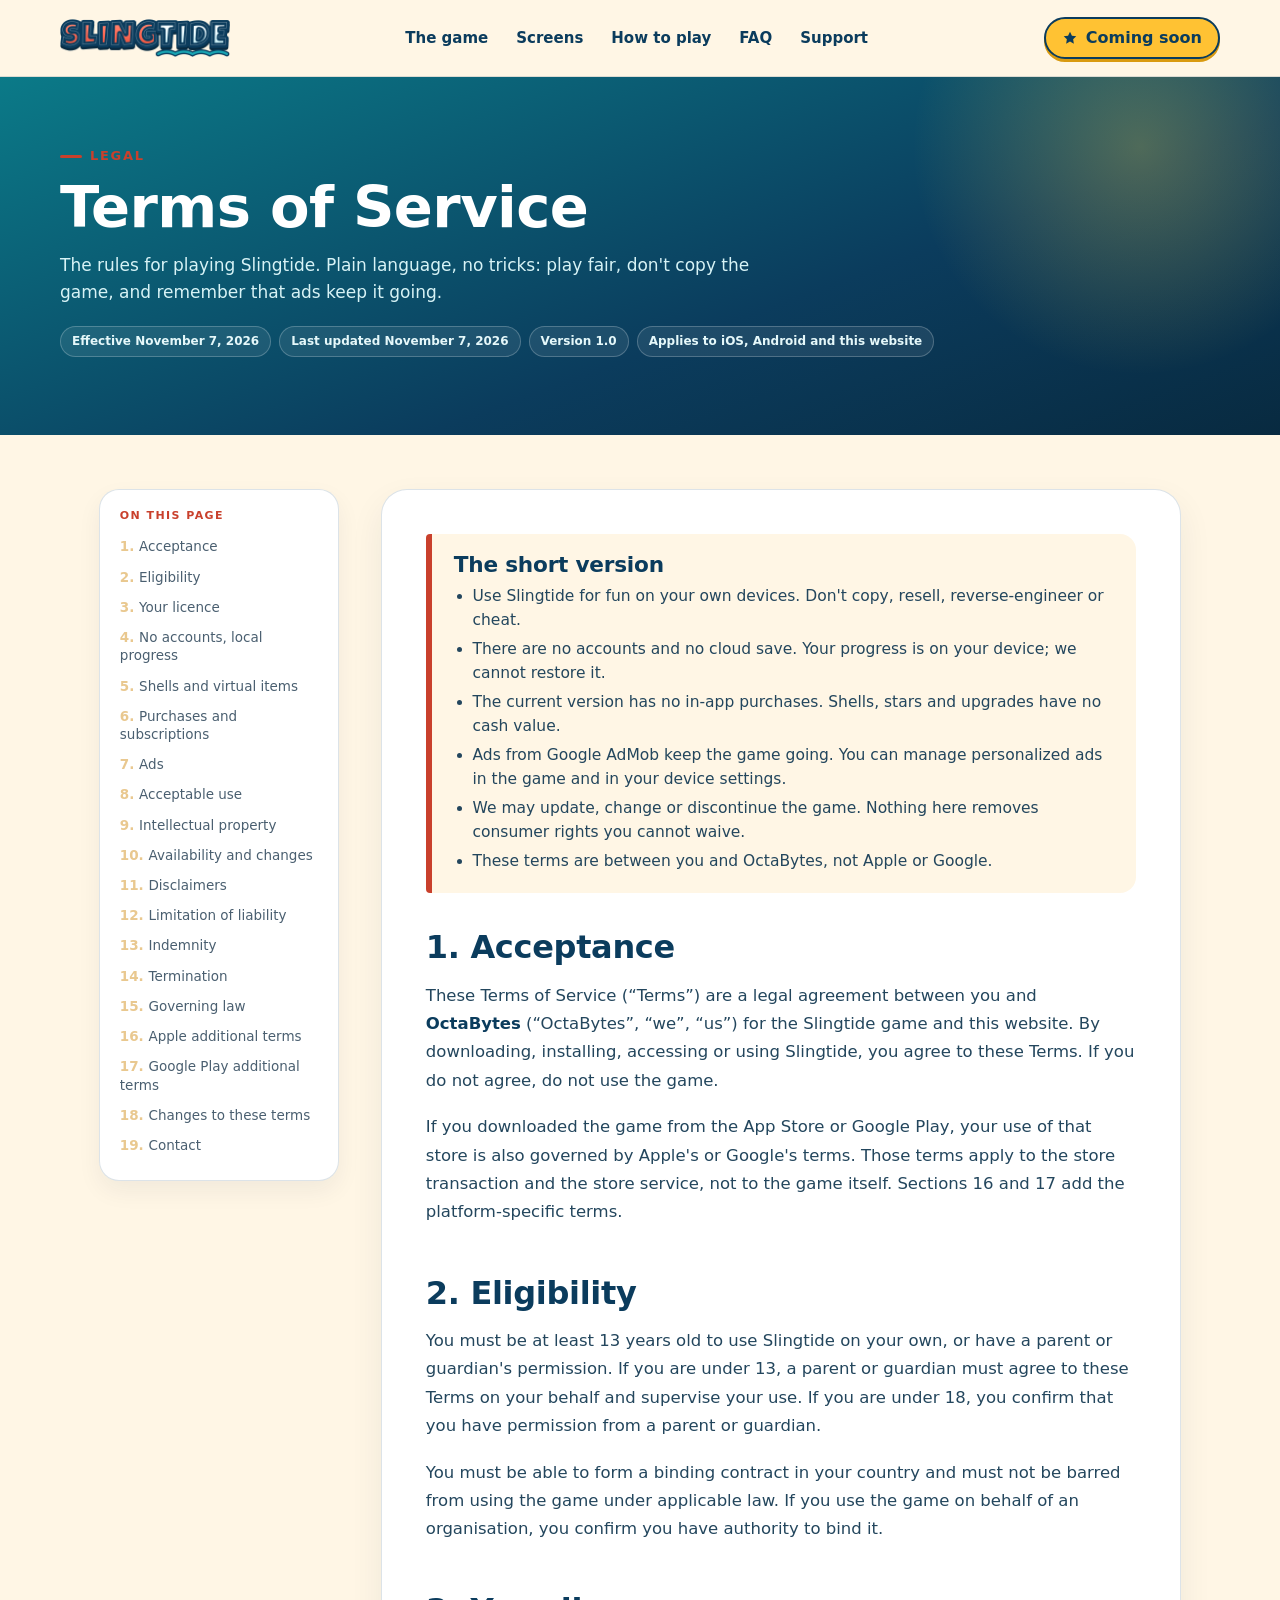
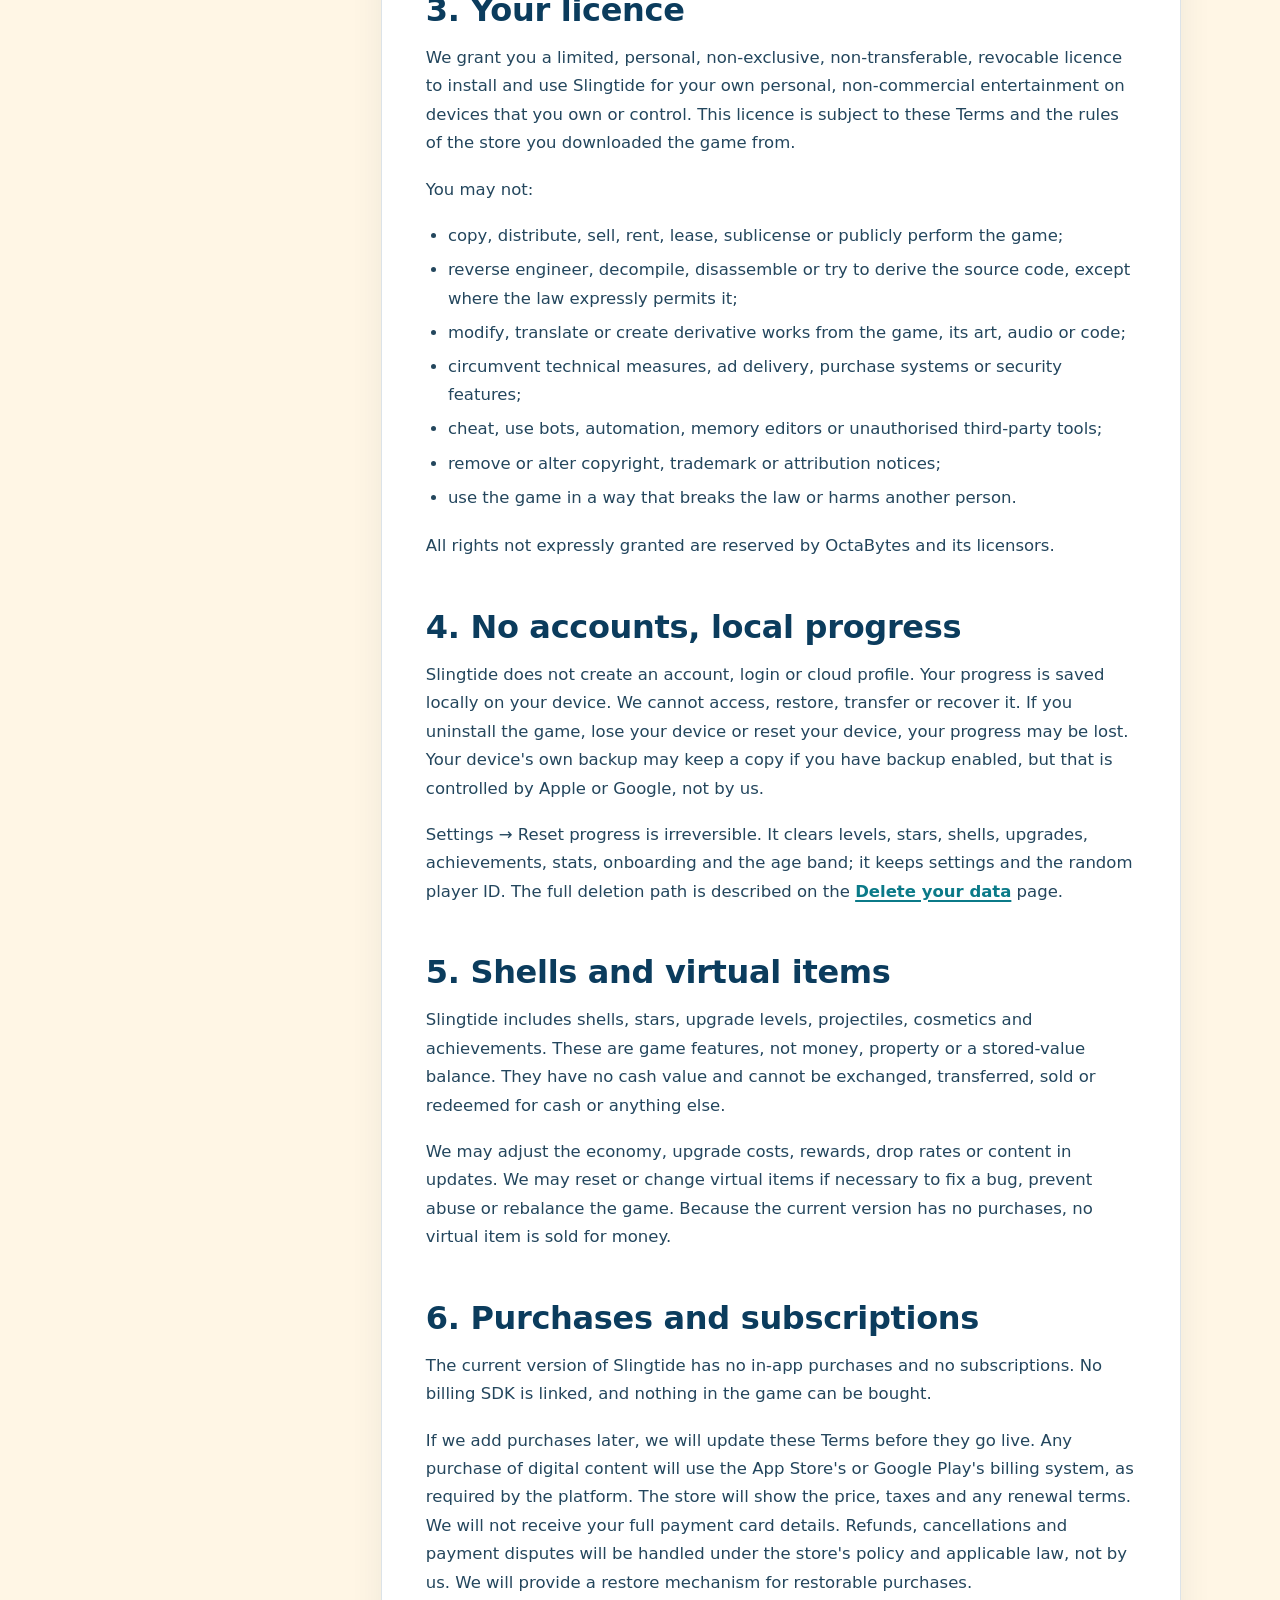
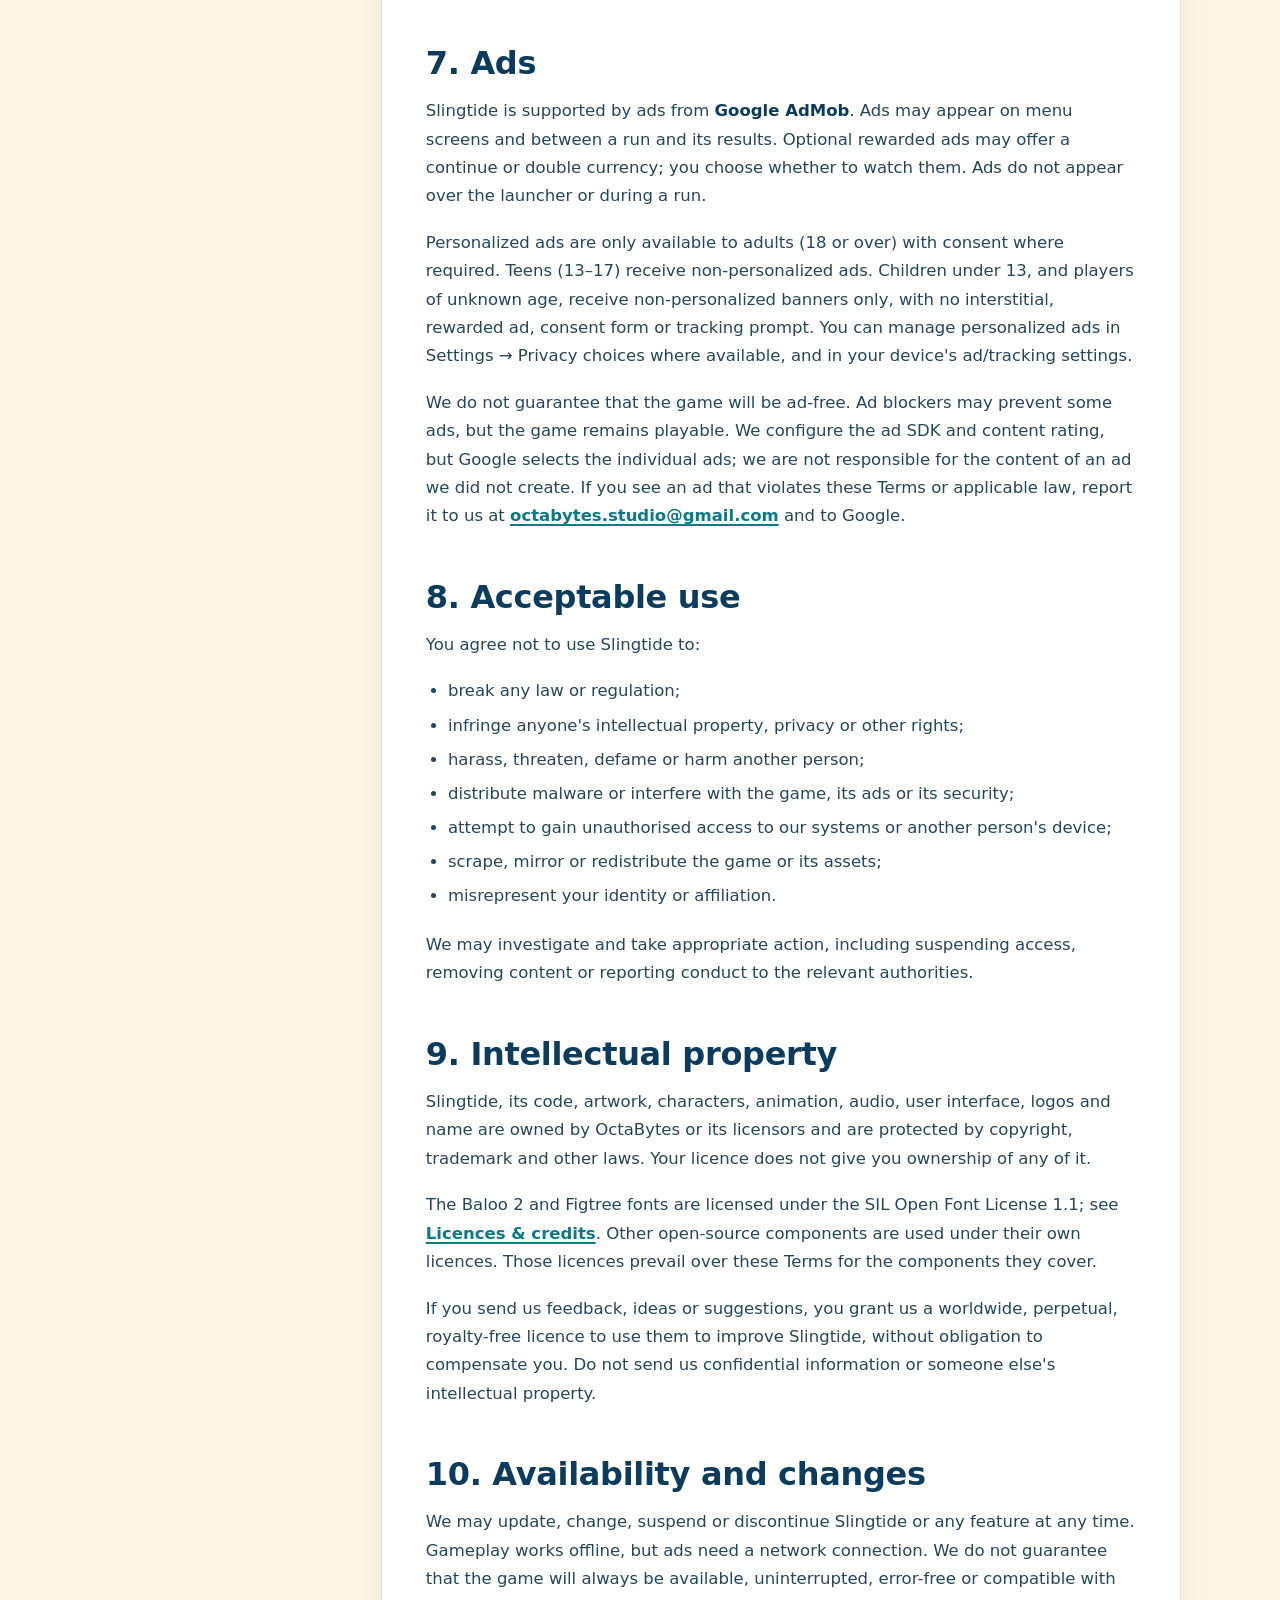
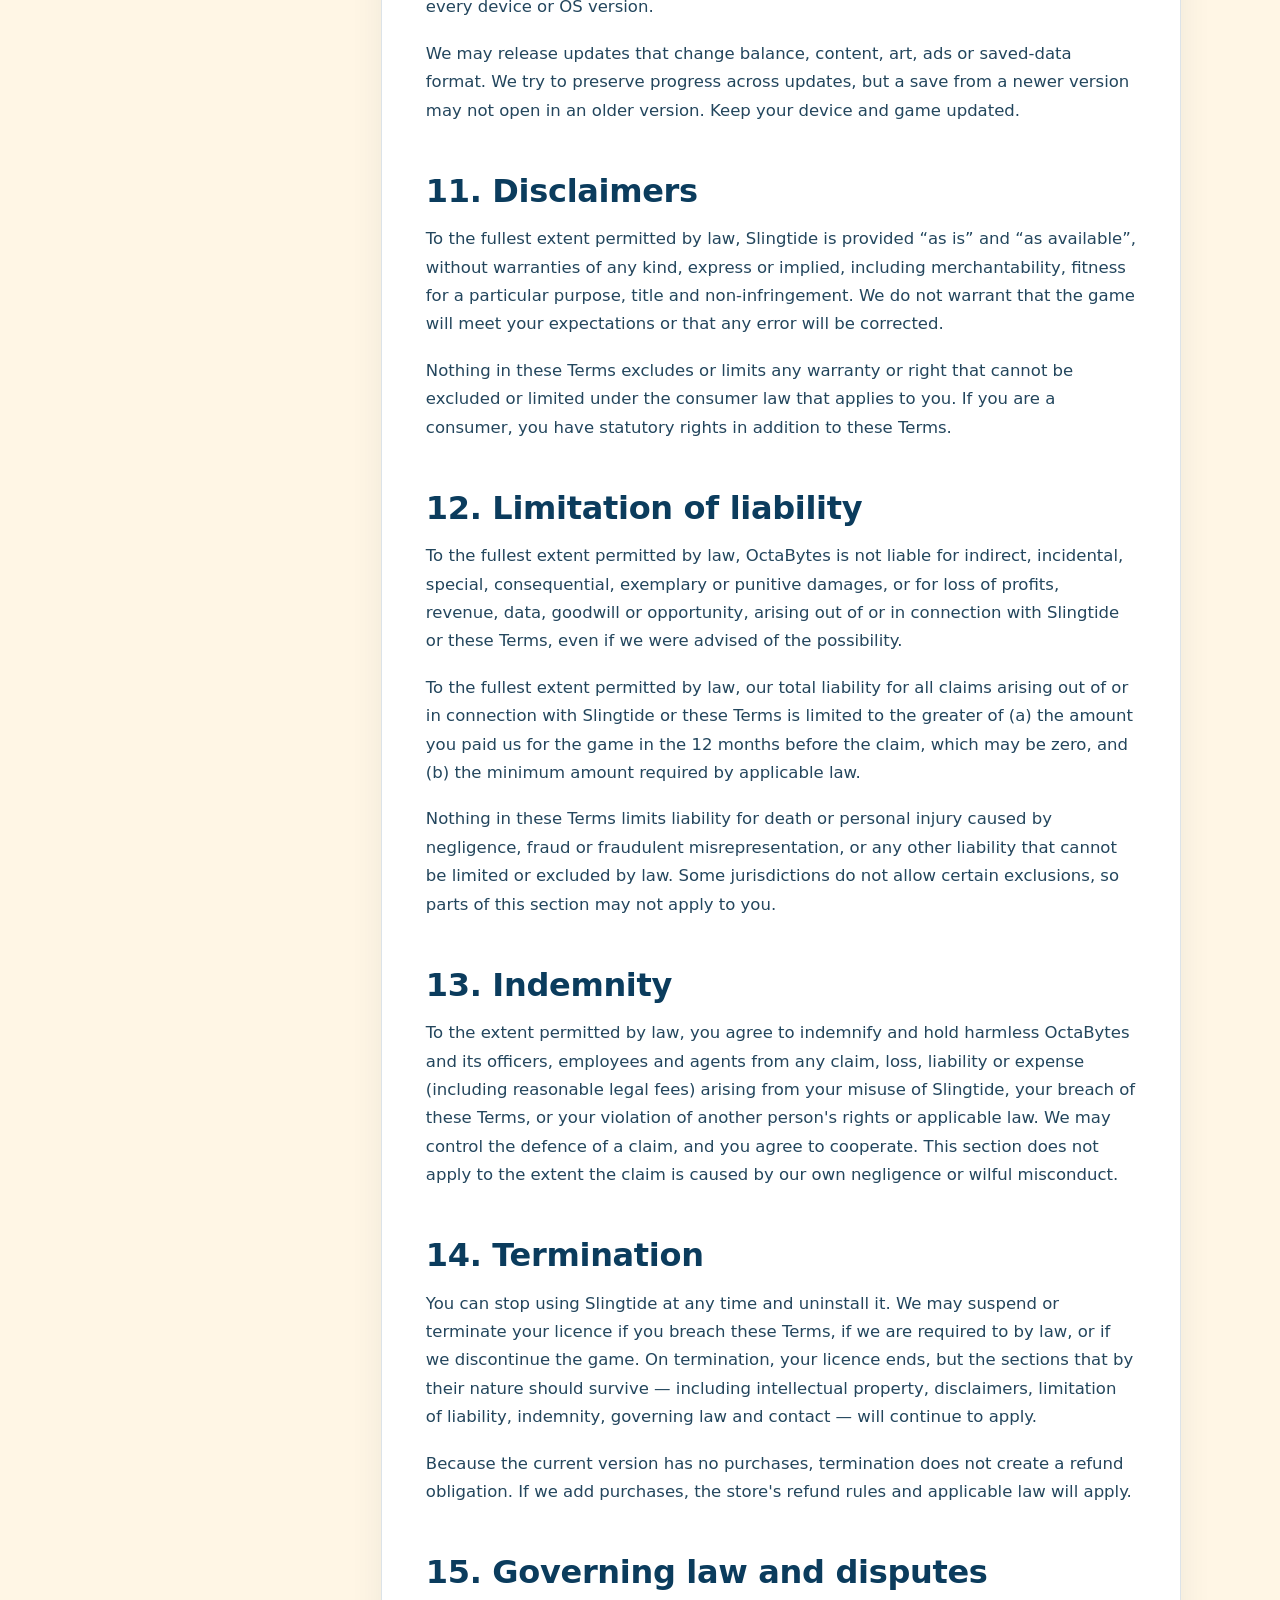
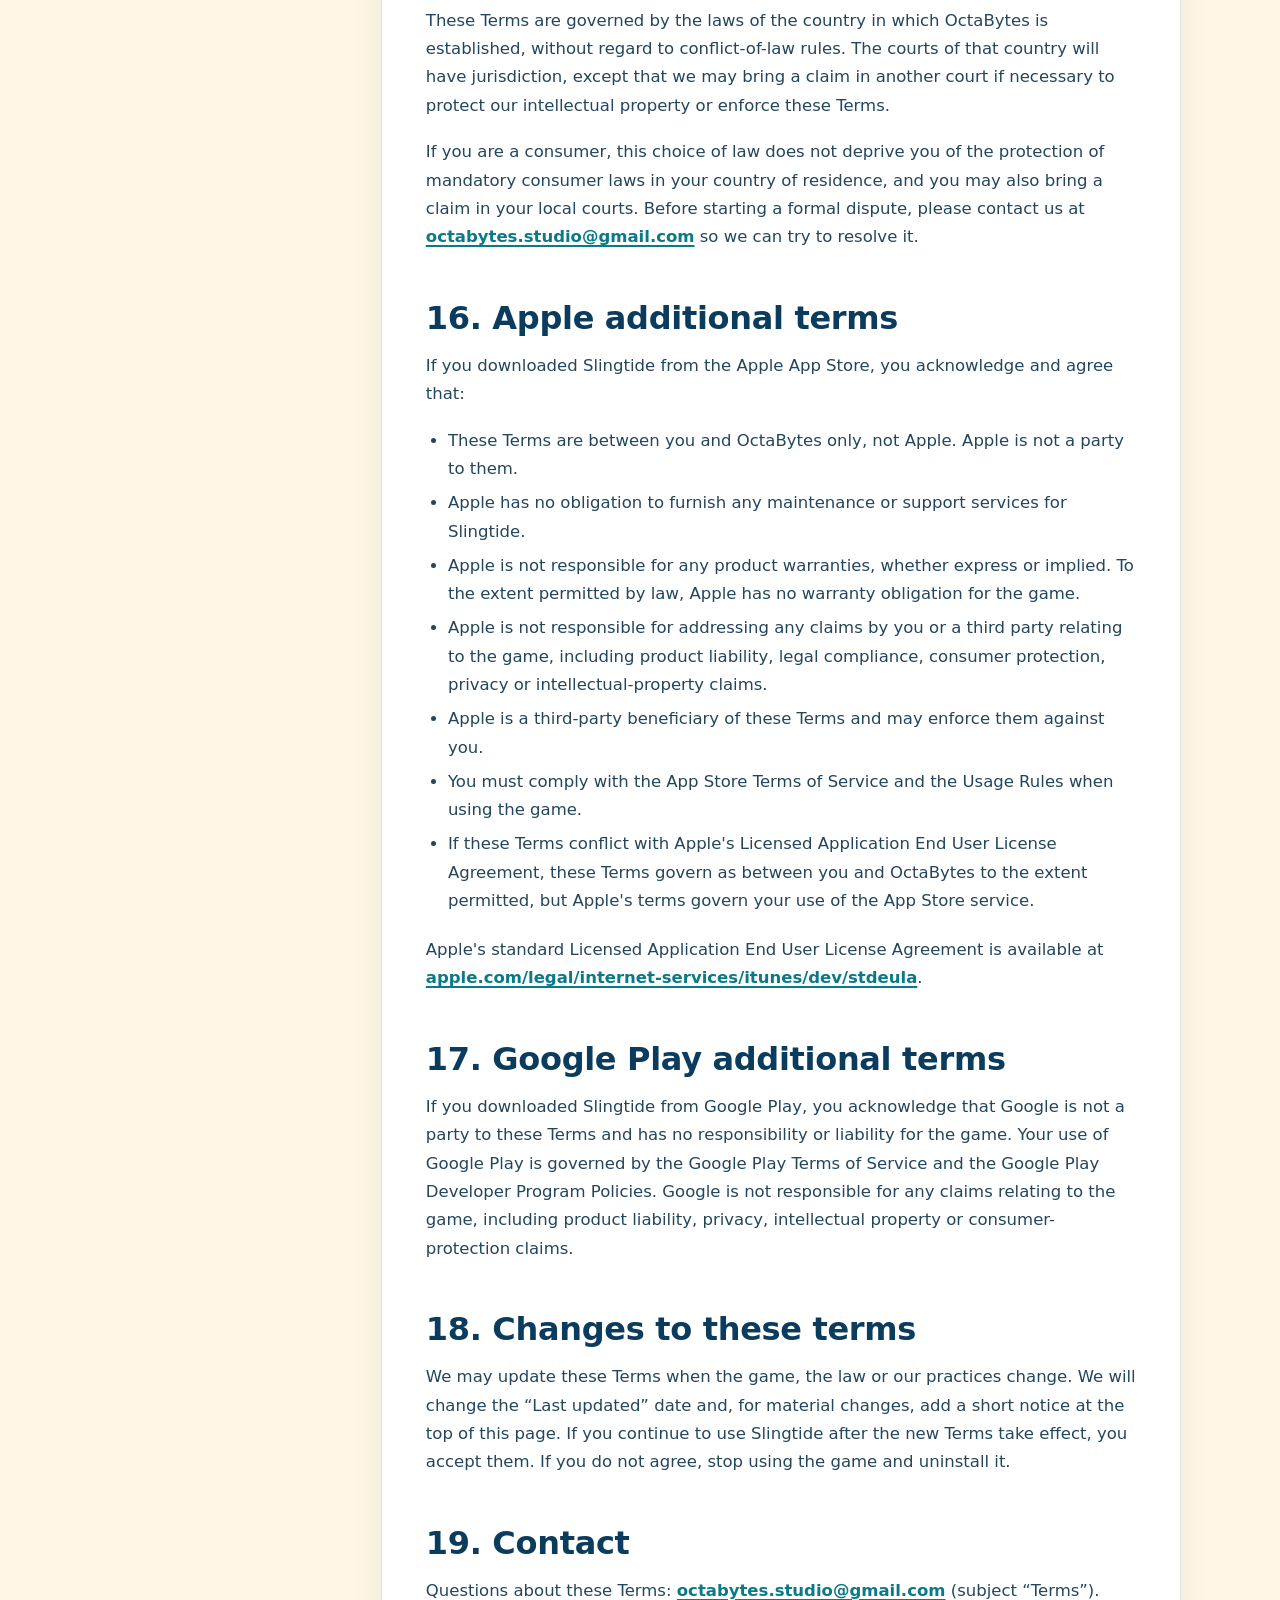
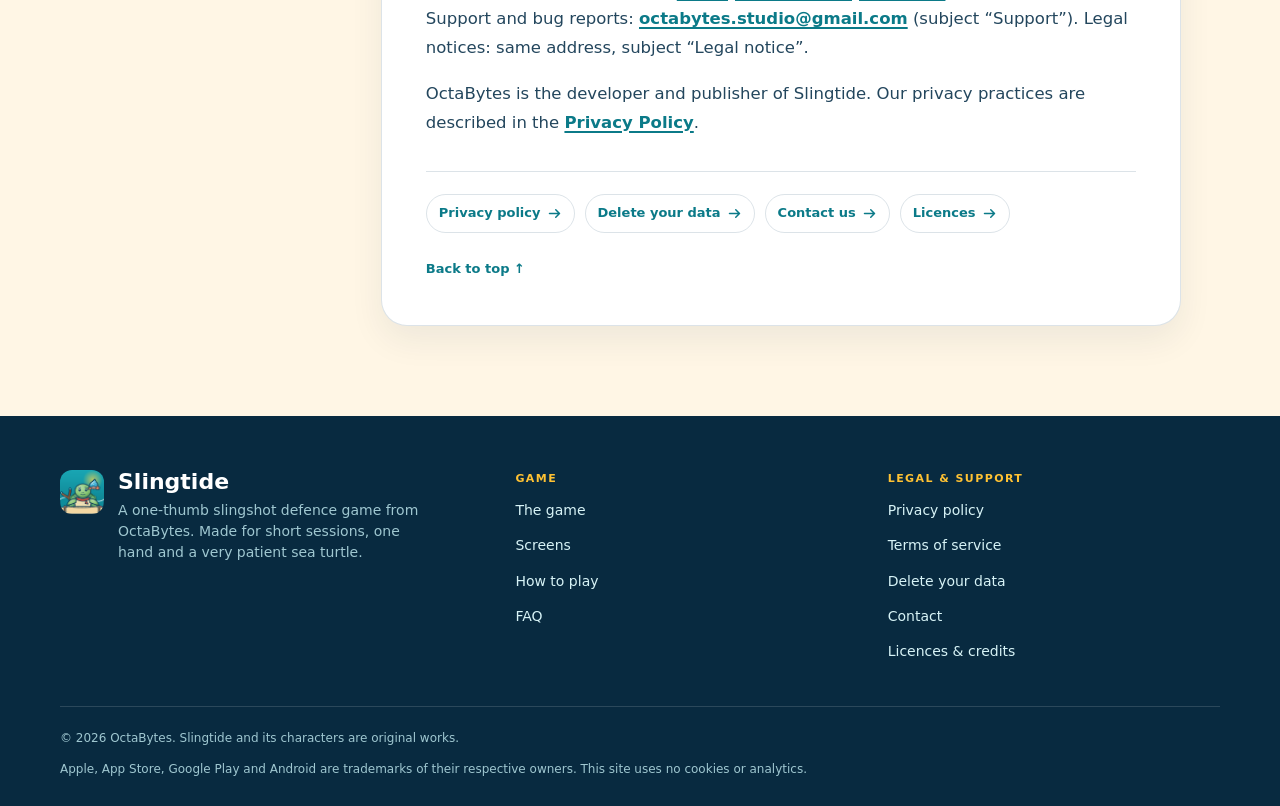
<file: terms.html>
<!doctype html>
<html lang="en" class="no-js">
<head>
  <meta charset="utf-8">
  <meta name="viewport" content="width=device-width, initial-scale=1, viewport-fit=cover">
  <title>Slingtide Terms of Service — licence, ads and platform rules</title>
  <meta name="description" content="The rules for playing Slingtide: licence, ads, no purchases in this version, acceptable use, intellectual property, disclaimers and platform terms.">
  <link rel="canonical" href="https://octabytes-studio.github.io/slingtide/terms.html">
  <meta name="theme-color" content="#0B7A88">
  <meta name="color-scheme" content="light">
  <meta property="og:type" content="article">
  <meta property="og:site_name" content="Slingtide">
  <meta property="og:title" content="Slingtide Terms of Service — licence, ads and platform rules">
  <meta property="og:description" content="Licence, ads, purchases, acceptable use, IP and platform terms for Slingtide.">
  <meta property="og:url" content="https://octabytes-studio.github.io/slingtide/terms.html">
  <meta property="og:image" content="https://octabytes-studio.github.io/slingtide/assets/img/og-image.png">
  <meta name="twitter:card" content="summary_large_image">
  <link rel="icon" href="assets/img/favicon-32.png" sizes="32x32" type="image/png">
  <link rel="apple-touch-icon" href="assets/img/apple-touch-icon-180.png">
  <link rel="manifest" href="site.webmanifest">
  <link rel="preload" href="assets/fonts/baloo2-800.woff2" as="font" type="font/woff2" crossorigin>
  <link rel="preload" href="assets/fonts/figtree.woff2" as="font" type="font/woff2" crossorigin>
  <link rel="stylesheet" href="assets/css/styles.css">
  <script>document.documentElement.classList.remove("no-js");document.documentElement.classList.add("js");</script>
</head>
<body>
  <a class="skip-link" href="#main">Skip to content</a>

  <svg width="0" height="0" aria-hidden="true" focusable="false" style="position:absolute">
    <symbol id="i-star" viewBox="0 0 24 24"><path fill="currentColor" d="M12 2.6l2.9 5.9 6.5.9-4.7 4.6 1.1 6.5-5.8-3.1-5.8 3.1 1.1-6.5L2.6 9.4l6.5-.9L12 2.6z"/></symbol>
    <symbol id="i-arrow" viewBox="0 0 24 24"><path fill="none" stroke="currentColor" stroke-width="2.4" stroke-linecap="round" stroke-linejoin="round" d="M4 12h16M14 6l6 6-6 6"/></symbol>
    <symbol id="i-check" viewBox="0 0 24 24"><path fill="none" stroke="currentColor" stroke-width="2.5" stroke-linecap="round" stroke-linejoin="round" d="M20 6L9 17l-5-5"/></symbol>
  </svg>

  <header class="site-header">
    <div class="container header-inner">
      <a class="brand" href="index.html" aria-label="Slingtide home">
        <img src="assets/img/logo.png" alt="Slingtide" width="174" height="39">
      </a>
      <nav class="nav" aria-label="Main">
        <a href="index.html#game">The game</a>
        <a href="index.html#screens">Screens</a>
        <a href="index.html#how">How to play</a>
        <a href="index.html#faq">FAQ</a>
        <a href="contact.html">Support</a>
      </nav>
      <details class="mobile-menu">
        <summary><span class="menu-icon" aria-hidden="true"><span></span><span></span><span></span></span> Menu</summary>
        <div class="menu-panel">
          <a href="index.html#game">The game</a>
          <a href="index.html#screens">Screens</a>
          <a href="index.html#how">How to play</a>
          <a href="index.html#faq">FAQ</a>
          <a href="contact.html">Support</a>
          <a class="menu-cta" href="terms.html" aria-current="page">Terms of service</a>
        </div>
      </details>
      <span class="header-cta"><svg aria-hidden="true"><use href="#i-star"></use></svg> Coming soon</span>
    </div>
  </header>

  <main id="main">
    <section class="legal-hero">
      <div class="container">
        <p class="kicker">Legal</p>
        <h1>Terms of Service</h1>
        <p class="lede">The rules for playing Slingtide. Plain language, no tricks: play fair, don't copy the game, and remember that ads keep it going.</p>
        <div class="legal-meta">
          <span>Effective November 7, 2026</span>
          <span>Last updated November 7, 2026</span>
          <span>Version 1.0</span>
          <span>Applies to iOS, Android and this website</span>
        </div>
      </div>
    </section>

    <div class="container legal-wrap">
      <nav class="toc" aria-label="On this page">
        <h2>On this page</h2>
        <ol>
          <li><a href="#acceptance">Acceptance</a></li>
          <li><a href="#eligibility">Eligibility</a></li>
          <li><a href="#licence">Your licence</a></li>
          <li><a href="#accounts">No accounts, local progress</a></li>
          <li><a href="#virtual-items">Shells and virtual items</a></li>
          <li><a href="#purchases">Purchases and subscriptions</a></li>
          <li><a href="#ads">Ads</a></li>
          <li><a href="#acceptable-use">Acceptable use</a></li>
          <li><a href="#ip">Intellectual property</a></li>
          <li><a href="#availability">Availability and changes</a></li>
          <li><a href="#disclaimers">Disclaimers</a></li>
          <li><a href="#liability">Limitation of liability</a></li>
          <li><a href="#indemnity">Indemnity</a></li>
          <li><a href="#termination">Termination</a></li>
          <li><a href="#governing-law">Governing law</a></li>
          <li><a href="#apple">Apple additional terms</a></li>
          <li><a href="#google">Google Play additional terms</a></li>
          <li><a href="#changes">Changes to these terms</a></li>
          <li><a href="#contact">Contact</a></li>
        </ol>
      </nav>

      <article class="legal-article">
        <div class="short-version">
          <h2>The short version</h2>
          <ul>
            <li>Use Slingtide for fun on your own devices. Don't copy, resell, reverse-engineer or cheat.</li>
            <li>There are no accounts and no cloud save. Your progress is on your device; we cannot restore it.</li>
            <li>The current version has no in-app purchases. Shells, stars and upgrades have no cash value.</li>
            <li>Ads from Google AdMob keep the game going. You can manage personalized ads in the game and in your device settings.</li>
            <li>We may update, change or discontinue the game. Nothing here removes consumer rights you cannot waive.</li>
            <li>These terms are between you and OctaBytes, not Apple or Google.</li>
          </ul>
        </div>

        <h2 id="acceptance">1. Acceptance</h2>
        <p>These Terms of Service (“Terms”) are a legal agreement between you and <strong>OctaBytes</strong> (“OctaBytes”, “we”, “us”) for the Slingtide game and this website. By downloading, installing, accessing or using Slingtide, you agree to these Terms. If you do not agree, do not use the game.</p>
        <p>If you downloaded the game from the App Store or Google Play, your use of that store is also governed by Apple's or Google's terms. Those terms apply to the store transaction and the store service, not to the game itself. Sections 16 and 17 add the platform-specific terms.</p>

        <h2 id="eligibility">2. Eligibility</h2>
        <p>You must be at least 13 years old to use Slingtide on your own, or have a parent or guardian's permission. If you are under 13, a parent or guardian must agree to these Terms on your behalf and supervise your use. If you are under 18, you confirm that you have permission from a parent or guardian.</p>
        <p>You must be able to form a binding contract in your country and must not be barred from using the game under applicable law. If you use the game on behalf of an organisation, you confirm you have authority to bind it.</p>

        <h2 id="licence">3. Your licence</h2>
        <p>We grant you a limited, personal, non-exclusive, non-transferable, revocable licence to install and use Slingtide for your own personal, non-commercial entertainment on devices that you own or control. This licence is subject to these Terms and the rules of the store you downloaded the game from.</p>
        <p>You may not:</p>
        <ul>
          <li>copy, distribute, sell, rent, lease, sublicense or publicly perform the game;</li>
          <li>reverse engineer, decompile, disassemble or try to derive the source code, except where the law expressly permits it;</li>
          <li>modify, translate or create derivative works from the game, its art, audio or code;</li>
          <li>circumvent technical measures, ad delivery, purchase systems or security features;</li>
          <li>cheat, use bots, automation, memory editors or unauthorised third-party tools;</li>
          <li>remove or alter copyright, trademark or attribution notices;</li>
          <li>use the game in a way that breaks the law or harms another person.</li>
        </ul>
        <p>All rights not expressly granted are reserved by OctaBytes and its licensors.</p>

        <h2 id="accounts">4. No accounts, local progress</h2>
        <p>Slingtide does not create an account, login or cloud profile. Your progress is saved locally on your device. We cannot access, restore, transfer or recover it. If you uninstall the game, lose your device or reset your device, your progress may be lost. Your device's own backup may keep a copy if you have backup enabled, but that is controlled by Apple or Google, not by us.</p>
        <p>Settings → Reset progress is irreversible. It clears levels, stars, shells, upgrades, achievements, stats, onboarding and the age band; it keeps settings and the random player ID. The full deletion path is described on the <a href="delete-account.html">Delete your data</a> page.</p>

        <h2 id="virtual-items">5. Shells and virtual items</h2>
        <p>Slingtide includes shells, stars, upgrade levels, projectiles, cosmetics and achievements. These are game features, not money, property or a stored-value balance. They have no cash value and cannot be exchanged, transferred, sold or redeemed for cash or anything else.</p>
        <p>We may adjust the economy, upgrade costs, rewards, drop rates or content in updates. We may reset or change virtual items if necessary to fix a bug, prevent abuse or rebalance the game. Because the current version has no purchases, no virtual item is sold for money.</p>

        <h2 id="purchases">6. Purchases and subscriptions</h2>
        <p>The current version of Slingtide has no in-app purchases and no subscriptions. No billing SDK is linked, and nothing in the game can be bought.</p>
        <p>If we add purchases later, we will update these Terms before they go live. Any purchase of digital content will use the App Store's or Google Play's billing system, as required by the platform. The store will show the price, taxes and any renewal terms. We will not receive your full payment card details. Refunds, cancellations and payment disputes will be handled under the store's policy and applicable law, not by us. We will provide a restore mechanism for restorable purchases.</p>

        <h2 id="ads">7. Ads</h2>
        <p>Slingtide is supported by ads from <strong>Google AdMob</strong>. Ads may appear on menu screens and between a run and its results. Optional rewarded ads may offer a continue or double currency; you choose whether to watch them. Ads do not appear over the launcher or during a run.</p>
        <p>Personalized ads are only available to adults (18 or over) with consent where required. Teens (13–17) receive non-personalized ads. Children under 13, and players of unknown age, receive non-personalized banners only, with no interstitial, rewarded ad, consent form or tracking prompt. You can manage personalized ads in Settings → Privacy choices where available, and in your device's ad/tracking settings.</p>
        <p>We do not guarantee that the game will be ad-free. Ad blockers may prevent some ads, but the game remains playable. We configure the ad SDK and content rating, but Google selects the individual ads; we are not responsible for the content of an ad we did not create. If you see an ad that violates these Terms or applicable law, report it to us at <a href="mailto:octabytes.studio@gmail.com">octabytes.studio@gmail.com</a> and to Google.</p>

        <h2 id="acceptable-use">8. Acceptable use</h2>
        <p>You agree not to use Slingtide to:</p>
        <ul>
          <li>break any law or regulation;</li>
          <li>infringe anyone's intellectual property, privacy or other rights;</li>
          <li>harass, threaten, defame or harm another person;</li>
          <li>distribute malware or interfere with the game, its ads or its security;</li>
          <li>attempt to gain unauthorised access to our systems or another person's device;</li>
          <li>scrape, mirror or redistribute the game or its assets;</li>
          <li>misrepresent your identity or affiliation.</li>
        </ul>
        <p>We may investigate and take appropriate action, including suspending access, removing content or reporting conduct to the relevant authorities.</p>

        <h2 id="ip">9. Intellectual property</h2>
        <p>Slingtide, its code, artwork, characters, animation, audio, user interface, logos and name are owned by OctaBytes or its licensors and are protected by copyright, trademark and other laws. Your licence does not give you ownership of any of it.</p>
        <p>The Baloo 2 and Figtree fonts are licensed under the SIL Open Font License 1.1; see <a href="licenses.html">Licences &amp; credits</a>. Other open-source components are used under their own licences. Those licences prevail over these Terms for the components they cover.</p>
        <p>If you send us feedback, ideas or suggestions, you grant us a worldwide, perpetual, royalty-free licence to use them to improve Slingtide, without obligation to compensate you. Do not send us confidential information or someone else's intellectual property.</p>

        <h2 id="availability">10. Availability and changes</h2>
        <p>We may update, change, suspend or discontinue Slingtide or any feature at any time. Gameplay works offline, but ads need a network connection. We do not guarantee that the game will always be available, uninterrupted, error-free or compatible with every device or OS version.</p>
        <p>We may release updates that change balance, content, art, ads or saved-data format. We try to preserve progress across updates, but a save from a newer version may not open in an older version. Keep your device and game updated.</p>

        <h2 id="disclaimers">11. Disclaimers</h2>
        <p>To the fullest extent permitted by law, Slingtide is provided “as is” and “as available”, without warranties of any kind, express or implied, including merchantability, fitness for a particular purpose, title and non-infringement. We do not warrant that the game will meet your expectations or that any error will be corrected.</p>
        <p>Nothing in these Terms excludes or limits any warranty or right that cannot be excluded or limited under the consumer law that applies to you. If you are a consumer, you have statutory rights in addition to these Terms.</p>

        <h2 id="liability">12. Limitation of liability</h2>
        <p>To the fullest extent permitted by law, OctaBytes is not liable for indirect, incidental, special, consequential, exemplary or punitive damages, or for loss of profits, revenue, data, goodwill or opportunity, arising out of or in connection with Slingtide or these Terms, even if we were advised of the possibility.</p>
        <p>To the fullest extent permitted by law, our total liability for all claims arising out of or in connection with Slingtide or these Terms is limited to the greater of (a) the amount you paid us for the game in the 12 months before the claim, which may be zero, and (b) the minimum amount required by applicable law.</p>
        <p>Nothing in these Terms limits liability for death or personal injury caused by negligence, fraud or fraudulent misrepresentation, or any other liability that cannot be limited or excluded by law. Some jurisdictions do not allow certain exclusions, so parts of this section may not apply to you.</p>

        <h2 id="indemnity">13. Indemnity</h2>
        <p>To the extent permitted by law, you agree to indemnify and hold harmless OctaBytes and its officers, employees and agents from any claim, loss, liability or expense (including reasonable legal fees) arising from your misuse of Slingtide, your breach of these Terms, or your violation of another person's rights or applicable law. We may control the defence of a claim, and you agree to cooperate. This section does not apply to the extent the claim is caused by our own negligence or wilful misconduct.</p>

        <h2 id="termination">14. Termination</h2>
        <p>You can stop using Slingtide at any time and uninstall it. We may suspend or terminate your licence if you breach these Terms, if we are required to by law, or if we discontinue the game. On termination, your licence ends, but the sections that by their nature should survive — including intellectual property, disclaimers, limitation of liability, indemnity, governing law and contact — will continue to apply.</p>
        <p>Because the current version has no purchases, termination does not create a refund obligation. If we add purchases, the store's refund rules and applicable law will apply.</p>

        <h2 id="governing-law">15. Governing law and disputes</h2>
        <p>These Terms are governed by the laws of the country in which OctaBytes is established, without regard to conflict-of-law rules. The courts of that country will have jurisdiction, except that we may bring a claim in another court if necessary to protect our intellectual property or enforce these Terms.</p>
        <p>If you are a consumer, this choice of law does not deprive you of the protection of mandatory consumer laws in your country of residence, and you may also bring a claim in your local courts. Before starting a formal dispute, please contact us at <a href="mailto:octabytes.studio@gmail.com">octabytes.studio@gmail.com</a> so we can try to resolve it.</p>

        <h2 id="apple">16. Apple additional terms</h2>
        <p>If you downloaded Slingtide from the Apple App Store, you acknowledge and agree that:</p>
        <ul>
          <li>These Terms are between you and OctaBytes only, not Apple. Apple is not a party to them.</li>
          <li>Apple has no obligation to furnish any maintenance or support services for Slingtide.</li>
          <li>Apple is not responsible for any product warranties, whether express or implied. To the extent permitted by law, Apple has no warranty obligation for the game.</li>
          <li>Apple is not responsible for addressing any claims by you or a third party relating to the game, including product liability, legal compliance, consumer protection, privacy or intellectual-property claims.</li>
          <li>Apple is a third-party beneficiary of these Terms and may enforce them against you.</li>
          <li>You must comply with the App Store Terms of Service and the Usage Rules when using the game.</li>
          <li>If these Terms conflict with Apple's Licensed Application End User License Agreement, these Terms govern as between you and OctaBytes to the extent permitted, but Apple's terms govern your use of the App Store service.</li>
        </ul>
        <p>Apple's standard Licensed Application End User License Agreement is available at <a href="https://www.apple.com/legal/internet-services/itunes/dev/stdeula/" rel="noopener noreferrer" target="_blank">apple.com/legal/internet-services/itunes/dev/stdeula</a>.</p>

        <h2 id="google">17. Google Play additional terms</h2>
        <p>If you downloaded Slingtide from Google Play, you acknowledge that Google is not a party to these Terms and has no responsibility or liability for the game. Your use of Google Play is governed by the Google Play Terms of Service and the Google Play Developer Program Policies. Google is not responsible for any claims relating to the game, including product liability, privacy, intellectual property or consumer-protection claims.</p>

        <h2 id="changes">18. Changes to these terms</h2>
        <p>We may update these Terms when the game, the law or our practices change. We will change the “Last updated” date and, for material changes, add a short notice at the top of this page. If you continue to use Slingtide after the new Terms take effect, you accept them. If you do not agree, stop using the game and uninstall it.</p>

        <h2 id="contact">19. Contact</h2>
        <p>Questions about these Terms: <a href="mailto:octabytes.studio@gmail.com">octabytes.studio@gmail.com</a> (subject “Terms”). Support and bug reports: <a href="mailto:octabytes.studio@gmail.com">octabytes.studio@gmail.com</a> (subject “Support”). Legal notices: same address, subject “Legal notice”.</p>
        <p>OctaBytes is the developer and publisher of Slingtide. Our privacy practices are described in the <a href="privacy.html">Privacy Policy</a>.</p>

        <nav class="legal-nav" aria-label="Related pages">
          <a href="privacy.html">Privacy policy <svg aria-hidden="true"><use href="#i-arrow"></use></svg></a>
          <a href="delete-account.html">Delete your data <svg aria-hidden="true"><use href="#i-arrow"></use></svg></a>
          <a href="contact.html">Contact us <svg aria-hidden="true"><use href="#i-arrow"></use></svg></a>
          <a href="licenses.html">Licences <svg aria-hidden="true"><use href="#i-arrow"></use></svg></a>
        </nav>
        <a class="back-top" href="#main">Back to top ↑</a>
      </article>
    </div>
  </main>

  <footer class="site-footer">
    <div class="container">
      <div class="footer-grid">
        <div class="footer-brand">
          <img src="assets/img/icon-192.png" alt="" width="44" height="44" loading="lazy">
          <div>
            <strong>Slingtide</strong>
            <p>A one-thumb slingshot defence game from OctaBytes. Made for short sessions, one hand and a very patient sea turtle.</p>
          </div>
        </div>
        <nav class="footer-col" aria-label="Game links">
          <h2>Game</h2>
          <ul>
            <li><a href="index.html#game">The game</a></li>
            <li><a href="index.html#screens">Screens</a></li>
            <li><a href="index.html#how">How to play</a></li>
            <li><a href="index.html#faq">FAQ</a></li>
          </ul>
        </nav>
        <nav class="footer-col" aria-label="Legal and support links">
          <h2>Legal &amp; support</h2>
          <ul>
            <li><a href="privacy.html">Privacy policy</a></li>
            <li><a href="terms.html" aria-current="page">Terms of service</a></li>
            <li><a href="delete-account.html">Delete your data</a></li>
            <li><a href="contact.html">Contact</a></li>
            <li><a href="licenses.html">Licences &amp; credits</a></li>
          </ul>
        </nav>
      </div>
      <div class="footer-bottom">
        <p>© 2026 OctaBytes. Slingtide and its characters are original works.</p>
        <p>Apple, App Store, Google Play and Android are trademarks of their respective owners. This site uses no cookies or analytics.</p>
      </div>
    </div>
  </footer>

  <script src="assets/js/main.js" defer></script>
</body>
</html>
</file>
<file: assets/css/styles.css>
/* Slingtide launch site — one stylesheet for every page.
   Palette and type come from the game tokens (game_tokens.g.dart). */

:root {
  --sand: #fff6e5;
  --sand-2: #f6d9a6;
  --sand-3: #e9c88f;
  --ink: #0b3c5d;
  --ink-deep: #082a40;
  --muted: #4a5f70;
  --teal: #0b7a88;
  --teal-bright: #0e8c9b;
  --sky: #46c2e8;
  --sky-soft: #bdebf1;
  --coral: #c9402c;
  --coral-bright: #e5533d;
  --coral-deep: #a92e22;
  --gold: #ffc233;
  --gold-deep: #d99a10;
  --green: #23865a;
  --white: #ffffff;
  --line: rgba(11, 60, 93, 0.14);
  --line-strong: rgba(11, 60, 93, 0.26);
  --r-sm: 12px;
  --r-md: 20px;
  --r-lg: 32px;
  --r-pill: 999px;
  --shadow-sm: 0 4px 0 rgba(11, 60, 93, 0.1);
  --shadow-md: 0 18px 40px rgba(8, 42, 64, 0.14);
  --shadow-lg: 0 30px 70px rgba(8, 42, 64, 0.24);
  --font-display: "Baloo 2", "Trebuchet MS", "Avenir Next Rounded", system-ui, sans-serif;
  --font-body: "Figtree", "Avenir Next", "Segoe UI", system-ui, -apple-system, sans-serif;
  --container: 1160px;
  --prose: 72ch;
  --header-h: 76px;
  --ease-out: cubic-bezier(0.2, 0.8, 0.2, 1);
}

*,
*::before,
*::after {
  box-sizing: border-box;
}

html {
  scroll-behavior: smooth;
  -webkit-text-size-adjust: 100%;
}

body {
  margin: 0;
  background: var(--sand);
  color: var(--ink);
  font-family: var(--font-body);
  font-size: 17px;
  line-height: 1.6;
  overflow-x: hidden;
  overflow-wrap: break-word;
  -webkit-font-smoothing: antialiased;
  text-rendering: optimizeLegibility;
}

img,
svg {
  display: block;
  max-width: 100%;
}

img {
  height: auto;
}

a {
  color: var(--teal);
  text-decoration-thickness: 0.1em;
  text-underline-offset: 0.18em;
}

a:hover {
  color: var(--ink);
}

p,
ul,
ol {
  margin: 0 0 1.1em;
}

ul,
ol {
  padding-left: 1.3em;
}

li + li {
  margin-top: 0.35em;
}

h1,
h2,
h3,
h4 {
  margin: 0 0 0.55em;
  font-family: var(--font-display);
  font-weight: 800;
  line-height: 1.02;
  letter-spacing: -0.01em;
}

h1 {
  font-size: clamp(2.7rem, 6vw, 4.7rem);
}

h2 {
  font-size: clamp(2rem, 4vw, 3.05rem);
}

h3 {
  font-size: clamp(1.25rem, 2vw, 1.55rem);
}

h4 {
  font-size: 1.12rem;
}

::selection {
  background: var(--gold);
  color: var(--ink);
}

[id] {
  scroll-margin-top: calc(var(--header-h) + 22px);
}

:focus-visible {
  outline: 3px solid var(--gold);
  outline-offset: 3px;
  border-radius: 6px;
}

.container {
  width: min(var(--container), calc(100% - 40px));
  margin-inline: auto;
}

.container--narrow {
  width: min(880px, calc(100% - 40px));
  margin-inline: auto;
}

.visually-hidden {
  position: absolute;
  width: 1px;
  height: 1px;
  margin: -1px;
  padding: 0;
  overflow: hidden;
  clip: rect(0 0 0 0);
  white-space: nowrap;
  border: 0;
}

.skip-link {
  position: fixed;
  top: -100px;
  left: 12px;
  z-index: 200;
  padding: 12px 18px;
  border-radius: 10px;
  background: var(--ink);
  color: var(--white);
  font-weight: 700;
  text-decoration: none;
}

.skip-link:focus {
  top: 12px;
  color: var(--white);
}

/* ---------- Header ---------- */

.site-header {
  position: sticky;
  top: 0;
  z-index: 60;
  background: rgba(255, 246, 229, 0.88);
  border-bottom: 1px solid var(--line);
  backdrop-filter: blur(16px);
  -webkit-backdrop-filter: blur(16px);
}

.header-inner {
  display: flex;
  align-items: center;
  justify-content: space-between;
  gap: 24px;
  min-height: var(--header-h);
}

.brand {
  display: inline-flex;
  align-items: center;
  gap: 10px;
  flex: 0 0 auto;
  text-decoration: none;
}

.brand img {
  width: auto;
  height: 38px;
}

.brand:hover img {
  filter: brightness(0.94);
}

.nav {
  display: flex;
  align-items: center;
  gap: 26px;
}

.nav a {
  position: relative;
  padding: 7px 1px;
  color: var(--ink);
  font-size: 15px;
  font-weight: 700;
  text-decoration: none;
}

.nav a::after {
  content: "";
  position: absolute;
  left: 0;
  right: 0;
  bottom: 0;
  height: 3px;
  border-radius: 3px;
  background: var(--coral);
  transform: scaleX(0);
  transform-origin: left;
  transition: transform 180ms var(--ease-out);
}

.nav a:hover::after,
.nav a[aria-current="page"]::after {
  transform: scaleX(1);
}

.nav a[aria-current="page"] {
  color: var(--coral);
}

.header-cta {
  display: inline-flex;
  align-items: center;
  gap: 8px;
  min-height: 42px;
  padding: 8px 16px;
  border: 2px solid var(--ink);
  border-radius: var(--r-pill);
  background: var(--gold);
  color: var(--ink);
  font-family: var(--font-display);
  font-size: 16px;
  font-weight: 800;
  line-height: 1;
  box-shadow: 0 3px 0 var(--gold-deep);
  white-space: nowrap;
}

.header-cta svg {
  width: 16px;
  height: 16px;
}

.mobile-menu {
  display: none;
  position: relative;
}

.mobile-menu summary {
  display: inline-flex;
  align-items: center;
  gap: 9px;
  min-height: 44px;
  padding: 8px 14px;
  border: 2px solid var(--ink);
  border-radius: 12px;
  background: var(--white);
  color: var(--ink);
  font-family: var(--font-display);
  font-size: 17px;
  font-weight: 800;
  cursor: pointer;
  list-style: none;
}

.mobile-menu summary::-webkit-details-marker {
  display: none;
}

.menu-icon {
  display: inline-flex;
  flex-direction: column;
  gap: 4px;
}

.menu-icon span {
  display: block;
  width: 18px;
  height: 2px;
  border-radius: 2px;
  background: var(--ink);
}

.mobile-menu[open] .menu-icon span:nth-child(1) {
  transform: translateY(6px) rotate(45deg);
}

.mobile-menu[open] .menu-icon span:nth-child(2) {
  opacity: 0;
}

.mobile-menu[open] .menu-icon span:nth-child(3) {
  transform: translateY(-6px) rotate(-45deg);
}

.mobile-menu .menu-panel {
  position: absolute;
  right: 0;
  top: calc(100% + 12px);
  width: min(300px, calc(100vw - 40px));
  padding: 12px;
  border: 2px solid var(--ink);
  border-radius: 18px;
  background: var(--white);
  box-shadow: var(--shadow-md);
}

.mobile-menu .menu-panel a {
  display: block;
  padding: 12px 14px;
  border-radius: 10px;
  color: var(--ink);
  font-weight: 700;
  text-decoration: none;
}

.mobile-menu .menu-panel a:hover,
.mobile-menu .menu-panel a[aria-current="page"] {
  background: var(--sand);
  color: var(--coral);
}

.mobile-menu .menu-panel .menu-cta {
  margin-top: 8px;
  background: var(--gold);
  text-align: center;
  box-shadow: 0 3px 0 var(--gold-deep);
}

/* ---------- Buttons ---------- */

.btn {
  display: inline-flex;
  align-items: center;
  justify-content: center;
  gap: 10px;
  min-height: 50px;
  padding: 12px 22px;
  border: 0;
  border-radius: 15px;
  font-family: var(--font-display);
  font-size: 18px;
  font-weight: 800;
  line-height: 1.1;
  text-align: center;
  text-decoration: none;
  cursor: pointer;
  transition: transform 160ms var(--ease-out), box-shadow 160ms var(--ease-out),
    background-color 160ms var(--ease-out);
  touch-action: manipulation;
}

.btn svg {
  width: 19px;
  height: 19px;
  flex: 0 0 auto;
}

.btn-primary {
  background: var(--coral);
  color: var(--white);
  box-shadow: 0 5px 0 var(--coral-deep);
}

.btn-primary:hover {
  background: #b73725;
  color: var(--white);
  transform: translateY(-2px);
  box-shadow: 0 7px 0 var(--coral-deep);
}

.btn-primary:active {
  transform: translateY(3px);
  box-shadow: 0 2px 0 var(--coral-deep);
}

.btn-secondary {
  background: var(--teal);
  color: var(--white);
  box-shadow: 0 5px 0 var(--ink);
}

.btn-secondary:hover {
  background: #096b77;
  color: var(--white);
  transform: translateY(-2px);
  box-shadow: 0 7px 0 var(--ink);
}

.btn-secondary:active {
  transform: translateY(3px);
  box-shadow: 0 2px 0 var(--ink);
}

.btn-ghost {
  background: transparent;
  color: var(--ink);
  border: 2px solid var(--ink);
  box-shadow: 0 4px 0 rgba(11, 60, 93, 0.16);
}

.btn-ghost:hover {
  background: var(--white);
  color: var(--ink);
  transform: translateY(-2px);
  box-shadow: 0 6px 0 rgba(11, 60, 93, 0.16);
}

.btn-ghost:active {
  transform: translateY(2px);
  box-shadow: 0 2px 0 rgba(11, 60, 93, 0.16);
}

.btn-gold {
  background: var(--gold);
  color: var(--ink);
  box-shadow: 0 5px 0 var(--gold-deep);
}

.btn-gold:hover {
  background: #ffcf57;
  color: var(--ink);
  transform: translateY(-2px);
  box-shadow: 0 7px 0 var(--gold-deep);
}

.btn-gold:active {
  transform: translateY(3px);
  box-shadow: 0 2px 0 var(--gold-deep);
}

.btn-small {
  min-height: 42px;
  padding: 9px 16px;
  font-size: 16px;
  border-radius: 12px;
}

/* ---------- Hero ---------- */

.hero {
  position: relative;
  isolation: isolate;
  overflow: hidden;
  padding: 58px 0 104px;
  background: linear-gradient(180deg, #d9f4f7 0%, #8fe3f0 26%, #46c2e8 66%, #0e8c9b 100%);
}

.hero::before {
  content: "";
  position: absolute;
  z-index: -1;
  top: -150px;
  right: -110px;
  width: 520px;
  height: 520px;
  border-radius: 50%;
  background: radial-gradient(circle, #ffe89a 0%, #ffd94a 42%, rgba(255, 217, 74, 0) 70%);
  opacity: 0.85;
}

.hero::after {
  content: "";
  position: absolute;
  z-index: -1;
  inset: 0;
  background-image: radial-gradient(rgba(255, 255, 255, 0.3) 1.5px, transparent 1.5px);
  background-size: 34px 34px;
  opacity: 0.35;
  mask-image: linear-gradient(180deg, #000 0%, transparent 70%);
  -webkit-mask-image: linear-gradient(180deg, #000 0%, transparent 70%);
}

.hero-grid {
  display: grid;
  grid-template-columns: minmax(0, 1.05fr) minmax(0, 0.95fr);
  align-items: center;
  gap: 54px;
}

.hero-grid > *,
.hero-copy,
.hero-visual {
  min-width: 0;
}

.eyebrow {
  display: inline-flex;
  align-items: center;
  gap: 8px;
  margin-bottom: 18px;
  padding: 7px 14px;
  border: 1px solid rgba(11, 60, 93, 0.22);
  border-radius: var(--r-pill);
  background: rgba(255, 255, 255, 0.62);
  color: var(--ink);
  font-size: 13px;
  font-weight: 800;
  letter-spacing: 0.1em;
  text-transform: uppercase;
}

.eyebrow svg {
  width: 15px;
  height: 15px;
  color: var(--coral);
}

.hero h1 {
  max-width: 12ch;
  margin-bottom: 20px;
  color: var(--ink);
  text-wrap: balance;
}

.hero h1 .pop {
  position: relative;
  display: inline-block;
  color: var(--coral);
}

.hero h1 .pop::after {
  content: "";
  position: absolute;
  left: 0;
  right: 0;
  bottom: 0.02em;
  height: 0.16em;
  border-radius: 999px;
  background: var(--gold);
  z-index: -1;
  transform: rotate(-1.5deg);
}

.hero-lede {
  max-width: 47ch;
  margin-bottom: 26px;
  color: #134b67;
  font-size: clamp(1.06rem, 1.6vw, 1.22rem);
  line-height: 1.55;
}

.hero-actions {
  display: flex;
  flex-wrap: wrap;
  gap: 12px;
  margin-bottom: 24px;
}

.store-button {
  display: inline-flex;
  align-items: center;
  gap: 12px;
  min-height: 58px;
  padding: 9px 16px;
  border: 2px solid var(--ink);
  border-radius: 15px;
  background: var(--white);
  color: var(--ink);
  box-shadow: 0 4px 0 var(--ink);
  text-decoration: none;
}

.store-button:hover {
  color: var(--ink);
  transform: translateY(-2px);
  box-shadow: 0 6px 0 var(--ink);
}

.store-button:active {
  transform: translateY(2px);
  box-shadow: 0 2px 0 var(--ink);
}

.store-button svg {
  width: 26px;
  height: 26px;
  flex: 0 0 auto;
}

.store-button .store-kicker {
  display: block;
  font-size: 10px;
  font-weight: 800;
  letter-spacing: 0.12em;
  line-height: 1.2;
  text-transform: uppercase;
  color: var(--muted);
}

.store-button .store-name {
  display: block;
  font-family: var(--font-display);
  font-size: 18px;
  font-weight: 800;
  line-height: 1.1;
}

.store-button.is-soon {
  cursor: default;
}

.store-button.is-soon:hover,
.store-button.is-soon:active {
  transform: none;
  box-shadow: 0 4px 0 var(--ink);
}

.store-button .soon-tag {
  display: inline-block;
  margin-left: 4px;
  padding: 2px 7px;
  border-radius: 999px;
  background: var(--sand-2);
  color: var(--ink);
  font-family: var(--font-body);
  font-size: 10px;
  font-weight: 800;
  letter-spacing: 0.08em;
  text-transform: uppercase;
  vertical-align: 2px;
}

.trust-line {
  display: flex;
  flex-wrap: wrap;
  gap: 8px 16px;
  margin: 0;
  padding: 0;
  list-style: none;
  color: #134b67;
  font-size: 14px;
  font-weight: 700;
}

.trust-line li {
  display: inline-flex;
  align-items: center;
  gap: 7px;
  margin: 0;
}

.trust-line svg {
  width: 17px;
  height: 17px;
  color: var(--green);
}

.hero-visual {
  position: relative;
  display: flex;
  justify-content: center;
  align-items: center;
  min-height: 560px;
}

.phone {
  position: relative;
  z-index: 2;
  width: min(310px, 78vw);
  padding: 9px;
  border: 4px solid var(--ink);
  border-radius: 44px;
  background: var(--ink-deep);
  box-shadow: var(--shadow-lg), 0 0 0 4px rgba(255, 255, 255, 0.28);
  transform: rotate(3.2deg);
}

.phone::before {
  content: "";
  position: absolute;
  z-index: 3;
  top: 14px;
  left: 50%;
  width: 92px;
  height: 22px;
  border-radius: 999px;
  background: var(--ink-deep);
  transform: translateX(-50%);
}

.phone img {
  width: 100%;
  border-radius: 33px;
  background: var(--ink-deep);
}

.phone-caption {
  position: absolute;
  z-index: 4;
  left: -18px;
  bottom: 26px;
  display: flex;
  align-items: center;
  gap: 10px;
  max-width: 220px;
  padding: 10px 14px;
  border: 2px solid var(--ink);
  border-radius: 16px;
  background: var(--white);
  box-shadow: var(--shadow-sm);
  transform: rotate(-3deg);
}

.phone-caption img {
  width: 34px;
  height: 34px;
  border-radius: 9px;
}

.phone-caption strong {
  display: block;
  font-family: var(--font-display);
  font-size: 16px;
  line-height: 1.1;
}

.phone-caption span {
  display: block;
  color: var(--muted);
  font-size: 11px;
  font-weight: 700;
  line-height: 1.2;
}

.float-art {
  position: absolute;
  z-index: 1;
  pointer-events: none;
  filter: drop-shadow(0 14px 18px rgba(8, 42, 64, 0.18));
  animation: bob 7s ease-in-out infinite;
}

.float-art--lighthouse {
  top: 8px;
  right: -6px;
  width: 140px;
}

.float-art--nest {
  bottom: 8px;
  right: 2px;
  width: 190px;
  animation-delay: -2.4s;
}

.bubble {
  position: absolute;
  z-index: 1;
  border: 2px solid rgba(255, 255, 255, 0.65);
  border-radius: 50%;
  background: rgba(255, 255, 255, 0.16);
  animation: bubble-rise 9s ease-in-out infinite;
}

.bubble--1 {
  top: 16%;
  left: 4%;
  width: 26px;
  height: 26px;
}

.bubble--2 {
  top: 9%;
  left: 39%;
  width: 13px;
  height: 13px;
  animation-delay: -3s;
}

.bubble--3 {
  top: 45%;
  right: 5%;
  width: 19px;
  height: 19px;
  animation-delay: -5s;
}

.bubble--4 {
  bottom: 18%;
  left: 12%;
  width: 10px;
  height: 10px;
  animation-delay: -1s;
}

.wave-bottom {
  position: absolute;
  z-index: 5;
  left: 0;
  right: 0;
  bottom: -2px;
  height: 64px;
  background-image: url("data:image/svg+xml,%3Csvg xmlns='http://www.w3.org/2000/svg' width='240' height='64' viewBox='0 0 240 64'%3E%3Cpath d='M0 32c30-22 60-22 90 0s60 22 90 0 60-22 60 0v32H0z' fill='%23FFF6E5'/%3E%3C/svg%3E");
  background-repeat: repeat-x;
  background-size: 240px 64px;
  pointer-events: none;
}

/* ---------- Sections ---------- */

.section {
  position: relative;
  padding: 92px 0;
}

.section--tight {
  padding: 64px 0;
}

.section--white {
  background: var(--white);
}

.section--sand {
  background: var(--sand);
}

.section--deep {
  background: var(--ink-deep);
  color: var(--white);
}

.section--deep h2,
.section--deep h3 {
  color: var(--white);
}

.section--deep p {
  color: #cdeef4;
}

.section--teal {
  background: var(--teal);
  color: var(--white);
}

.section--teal h2,
.section--teal h3 {
  color: var(--white);
}

.section--teal p {
  color: #d7f3f6;
}

.section-head {
  max-width: 760px;
  margin-bottom: 42px;
}

.section-head--center {
  margin-inline: auto;
  text-align: center;
}

.section-head h2 {
  text-wrap: balance;
}

.section-head p {
  max-width: 62ch;
  margin-bottom: 0;
  color: var(--muted);
  font-size: 18px;
}

.section--deep .section-head p {
  color: #cdeef4;
}

.kicker {
  display: inline-flex;
  align-items: center;
  gap: 8px;
  margin-bottom: 12px;
  color: var(--coral);
  font-size: 13px;
  font-weight: 800;
  letter-spacing: 0.13em;
  text-transform: uppercase;
}

.section--deep .kicker,
.section--teal .kicker {
  color: var(--gold);
}

.kicker::before {
  content: "";
  width: 22px;
  height: 3px;
  border-radius: 3px;
  background: currentColor;
}

.lede {
  font-size: 18px;
  color: var(--muted);
}

/* ---------- Feature cards ---------- */

.feature-grid {
  display: grid;
  grid-template-columns: repeat(3, minmax(0, 1fr));
  gap: 20px;
}

.feature-card {
  position: relative;
  padding: 26px 24px 24px;
  border: 1px solid var(--line);
  border-radius: 24px;
  background: var(--white);
  box-shadow: 0 10px 24px rgba(8, 42, 64, 0.06);
  transition: transform 200ms var(--ease-out), box-shadow 200ms var(--ease-out);
}

.feature-card:hover {
  transform: translateY(-5px);
  box-shadow: var(--shadow-md);
}

.feature-card h3 {
  margin-bottom: 8px;
}

.feature-card p {
  margin: 0;
  color: var(--muted);
  font-size: 15.5px;
  line-height: 1.55;
}

.icon-plate {
  display: inline-flex;
  align-items: center;
  justify-content: center;
  width: 52px;
  height: 52px;
  margin-bottom: 18px;
  border-radius: 16px;
  background: var(--sky-soft);
  color: var(--teal);
}

.icon-plate svg {
  width: 26px;
  height: 26px;
}

.icon-plate--coral {
  background: #ffe0d6;
  color: var(--coral);
}

.icon-plate--gold {
  background: #fff0bd;
  color: #8a5b00;
}

.icon-plate--green {
  background: #d6f2e4;
  color: var(--green);
}

.icon-plate--teal {
  background: #d3f1f3;
  color: var(--teal);
}

.icon-plate--purple {
  background: #ece4ff;
  color: #5b3fa8;
}

/* ---------- Art band ---------- */

.art-band {
  position: relative;
  overflow: hidden;
  margin-top: 10px;
  border: 5px solid var(--white);
  border-radius: 30px;
  background: var(--sky-soft);
  box-shadow: var(--shadow-md);
}

.art-band img {
  width: 100%;
}

.art-caption {
  display: flex;
  flex-wrap: wrap;
  align-items: center;
  justify-content: space-between;
  gap: 10px 24px;
  margin-top: 16px;
  color: var(--muted);
  font-size: 14px;
}

.art-caption strong {
  color: var(--ink);
}

/* ---------- Stats ---------- */

.stats {
  display: grid;
  grid-template-columns: repeat(4, minmax(0, 1fr));
  gap: 18px;
  margin-top: 38px;
}

.stat {
  padding: 24px 18px;
  border: 1px solid rgba(255, 255, 255, 0.18);
  border-radius: 20px;
  background: rgba(255, 255, 255, 0.06);
  text-align: center;
}

.stat .num {
  display: block;
  color: var(--gold);
  font-family: var(--font-display);
  font-size: clamp(2.6rem, 5vw, 3.8rem);
  font-weight: 800;
  line-height: 0.95;
}

.stat .label {
  display: block;
  margin-top: 8px;
  color: #cdeef4;
  font-size: 13px;
  font-weight: 800;
  letter-spacing: 0.09em;
  text-transform: uppercase;
}

/* ---------- Screenshots ---------- */

.screen-grid {
  display: grid;
  grid-template-columns: repeat(3, minmax(0, 1fr));
  gap: 30px 24px;
}

.shot {
  min-width: 0;
  perspective: 1000px;
}

.shot-frame {
  position: relative;
  overflow: hidden;
  padding: 8px;
  border: 2px solid var(--ink);
  border-radius: 30px;
  background: var(--ink-deep);
  box-shadow: var(--shadow-md);
  transition: transform 220ms var(--ease-out), box-shadow 220ms var(--ease-out);
  transform: rotateX(var(--rx, 0deg)) rotateY(var(--ry, 0deg));
}

.shot:hover .shot-frame {
  box-shadow: var(--shadow-lg);
}

.shot-frame img {
  width: 100%;
  border-radius: 22px;
  background: var(--ink-deep);
}

.shot figcaption {
  margin-top: 14px;
  text-align: center;
}

.shot figcaption strong {
  display: block;
  font-family: var(--font-display);
  font-size: 18px;
  line-height: 1.15;
}

.shot figcaption span {
  display: block;
  margin-top: 2px;
  color: var(--muted);
  font-size: 14px;
}

.screen-note {
  margin-top: 28px;
  color: var(--muted);
  font-size: 14px;
  text-align: center;
}

/* ---------- How it works ---------- */

.how-grid {
  display: grid;
  grid-template-columns: repeat(3, minmax(0, 1fr));
  gap: 22px;
  counter-reset: step;
}

.how-step {
  position: relative;
  padding: 28px 24px 24px;
  border: 1px solid var(--line);
  border-radius: 24px;
  background: var(--sand);
}

.how-step::before {
  counter-increment: step;
  content: counter(step);
  display: inline-flex;
  align-items: center;
  justify-content: center;
  width: 42px;
  height: 42px;
  margin-bottom: 16px;
  border-radius: 50%;
  background: var(--coral);
  color: var(--white);
  font-family: var(--font-display);
  font-size: 22px;
  font-weight: 800;
  box-shadow: 0 3px 0 var(--coral-deep);
}

.how-step h3 {
  margin-bottom: 8px;
}

.how-step p {
  margin: 0;
  color: var(--muted);
  font-size: 15.5px;
}

/* ---------- Shores ---------- */

.shore-grid {
  display: grid;
  grid-template-columns: repeat(5, minmax(0, 1fr));
  gap: 14px;
}

.shore-card {
  position: relative;
  overflow: hidden;
  padding: 20px 16px 18px;
  border: 1px solid var(--line);
  border-radius: 20px;
  background: var(--white);
  box-shadow: 0 8px 20px rgba(8, 42, 64, 0.06);
}

.shore-card::before {
  content: "";
  position: absolute;
  top: 0;
  left: 0;
  right: 0;
  height: 8px;
  background: var(--shore, var(--sky));
}

.shore-card .shore-window {
  display: flex;
  align-items: flex-end;
  height: 58px;
  margin: -20px -16px 14px;
  padding: 0 16px 10px;
  background: linear-gradient(180deg, var(--shore, var(--sky)) 0%, var(--shore-deep, var(--teal)) 100%);
}

.shore-card .shore-window span {
  color: var(--white);
  font-size: 10px;
  font-weight: 800;
  letter-spacing: 0.1em;
  text-transform: uppercase;
  text-shadow: 0 1px 2px rgba(8, 42, 64, 0.35);
}

.shore-card h3 {
  margin-bottom: 2px;
  font-size: 19px;
  line-height: 1.05;
}

.shore-card .levels {
  color: var(--coral);
  font-size: 11px;
  font-weight: 800;
  letter-spacing: 0.09em;
  text-transform: uppercase;
}

.shore-card .boss {
  margin: 10px 0 0;
  color: var(--muted);
  font-size: 12.5px;
  line-height: 1.35;
}

.shore-card .boss strong {
  color: var(--ink);
}

/* ---------- Ads note ---------- */

.ads-note {
  display: grid;
  grid-template-columns: auto 1fr auto;
  align-items: center;
  gap: 20px;
  padding: 22px 26px;
  border: 2px solid var(--gold-deep);
  border-radius: 22px;
  background: #fff8dc;
}

.ads-note .icon-plate {
  margin: 0;
  background: var(--gold);
  color: var(--ink);
}

.ads-note p {
  margin: 0;
  color: #5b4a12;
  font-size: 15px;
}

.ads-note strong {
  color: var(--ink);
}

/* ---------- FAQ ---------- */

.faq {
  max-width: 860px;
  margin-inline: auto;
  border-top: 1px solid var(--line);
}

.faq details {
  border-bottom: 1px solid var(--line);
}

.faq summary {
  display: flex;
  align-items: center;
  justify-content: space-between;
  gap: 18px;
  padding: 20px 4px;
  color: var(--ink);
  font-family: var(--font-display);
  font-size: 19px;
  font-weight: 800;
  line-height: 1.2;
  cursor: pointer;
  list-style: none;
}

.faq summary::-webkit-details-marker {
  display: none;
}

.faq summary .plus {
  position: relative;
  flex: 0 0 auto;
  width: 30px;
  height: 30px;
  border-radius: 50%;
  background: var(--sand);
  transition: transform 180ms var(--ease-out), background-color 180ms var(--ease-out);
}

.faq summary .plus::before,
.faq summary .plus::after {
  content: "";
  position: absolute;
  top: 50%;
  left: 50%;
  width: 12px;
  height: 2px;
  border-radius: 2px;
  background: var(--ink);
  transform: translate(-50%, -50%);
}

.faq summary .plus::after {
  transform: translate(-50%, -50%) rotate(90deg);
}

.faq details[open] summary .plus {
  background: var(--gold);
  transform: rotate(45deg);
}

.faq .answer {
  padding: 0 50px 22px 4px;
  color: var(--muted);
  font-size: 16px;
  line-height: 1.65;
}

.faq .answer p:last-child {
  margin-bottom: 0;
}

/* ---------- CTA ---------- */

.cta {
  position: relative;
  overflow: hidden;
  padding: 86px 0 96px;
  background: linear-gradient(180deg, #0b7a88 0%, #0b3c5d 68%, #082a40 100%);
  color: var(--white);
  text-align: center;
}

.cta::before {
  content: "";
  position: absolute;
  top: -180px;
  right: -80px;
  width: 480px;
  height: 480px;
  border-radius: 50%;
  background: radial-gradient(circle, rgba(255, 217, 74, 0.5) 0%, rgba(255, 217, 74, 0) 68%);
}

.cta h2 {
  position: relative;
  max-width: 16ch;
  margin-inline: auto;
  color: var(--white);
  text-wrap: balance;
}

.cta p {
  position: relative;
  max-width: 54ch;
  margin: 0 auto 28px;
  color: #d7f3f6;
  font-size: 18px;
}

.cta-actions {
  position: relative;
  display: flex;
  flex-wrap: wrap;
  justify-content: center;
  gap: 12px;
}

.cta .app-icon {
  width: 84px;
  height: 84px;
  margin: 0 auto 20px;
  border: 4px solid rgba(255, 255, 255, 0.35);
  border-radius: 22px;
  box-shadow: var(--shadow-md);
}

/* ---------- Footer ---------- */

.site-footer {
  background: var(--ink-deep);
  color: #cdeef4;
  padding: 54px 0 26px;
}

.footer-grid {
  display: grid;
  grid-template-columns: 1.25fr 1fr 1fr;
  gap: 40px;
  padding-bottom: 34px;
}

.footer-brand {
  display: flex;
  align-items: flex-start;
  gap: 14px;
}

.footer-brand img {
  width: 44px;
  height: 44px;
  border-radius: 12px;
  flex: 0 0 auto;
}

.footer-brand strong {
  display: block;
  color: var(--white);
  font-family: var(--font-display);
  font-size: 22px;
  line-height: 1.1;
}

.footer-brand p {
  max-width: 34ch;
  margin: 6px 0 0;
  color: #9fc7d0;
  font-size: 14px;
  line-height: 1.5;
}

.footer-col h2 {
  margin: 3px 0 12px;
  color: var(--gold);
  font-family: var(--font-body);
  font-size: 11px;
  font-weight: 800;
  letter-spacing: 0.13em;
  text-transform: uppercase;
}

.footer-col ul {
  margin: 0;
  padding: 0;
  list-style: none;
}

.footer-col li {
  margin: 0 0 8px;
}

.footer-col a {
  color: #d7f3f6;
  font-size: 14px;
  text-decoration: none;
}

.footer-col a:hover {
  color: var(--white);
  text-decoration: underline;
}

.footer-bottom {
  display: flex;
  flex-wrap: wrap;
  align-items: center;
  justify-content: space-between;
  gap: 12px 24px;
  padding-top: 22px;
  border-top: 1px solid rgba(255, 255, 255, 0.14);
  color: #9fc7d0;
  font-size: 12px;
}

.footer-bottom p {
  margin: 0;
}

.footer-bottom a {
  color: #d7f3f6;
}

/* ---------- Legal pages ---------- */

.legal-hero {
  position: relative;
  overflow: hidden;
  padding: 62px 0 78px;
  background: linear-gradient(160deg, #0b7a88 0%, #0b3c5d 62%, #082a40 100%);
  color: var(--white);
}

.legal-hero::before {
  content: "";
  position: absolute;
  top: -160px;
  right: -90px;
  width: 460px;
  height: 460px;
  border-radius: 50%;
  background: radial-gradient(circle, rgba(255, 217, 74, 0.28) 0%, rgba(255, 217, 74, 0) 70%);
}

.legal-hero .container {
  position: relative;
}

.legal-hero h1 {
  max-width: 18ch;
  margin-bottom: 14px;
  color: var(--white);
  font-size: clamp(2.4rem, 5vw, 3.6rem);
}

.legal-hero .lede {
  max-width: 68ch;
  margin-bottom: 20px;
  color: #d7f3f6;
  font-size: 17px;
}

.legal-meta {
  display: flex;
  flex-wrap: wrap;
  gap: 8px;
}

.legal-meta span {
  display: inline-flex;
  align-items: center;
  gap: 6px;
  padding: 5px 11px;
  border: 1px solid rgba(255, 255, 255, 0.22);
  border-radius: var(--r-pill);
  background: rgba(255, 255, 255, 0.08);
  color: #e5f8fa;
  font-size: 12px;
  font-weight: 700;
}

.legal-wrap {
  display: grid;
  grid-template-columns: 240px minmax(0, 74ch);
  justify-content: center;
  gap: 42px;
  align-items: start;
  padding: 54px 0 90px;
}

.toc {
  position: sticky;
  top: calc(var(--header-h) + 22px);
  padding: 20px;
  border: 1px solid var(--line);
  border-radius: 20px;
  background: var(--white);
  box-shadow: 0 10px 24px rgba(8, 42, 64, 0.06);
}

.toc h2 {
  margin: 0 0 10px;
  font-family: var(--font-body);
  font-size: 11px;
  font-weight: 800;
  letter-spacing: 0.13em;
  text-transform: uppercase;
  color: var(--coral);
}

.toc ol {
  margin: 0;
  padding: 0;
  list-style: none;
  counter-reset: toc;
}

.toc li {
  margin: 0;
  counter-increment: toc;
}

.toc a {
  display: block;
  padding: 6px 0;
  color: var(--muted);
  font-size: 13.5px;
  line-height: 1.35;
  text-decoration: none;
}

.toc a::before {
  content: counter(toc) ". ";
  color: var(--sand-3);
  font-weight: 800;
}

.toc a:hover,
.toc a:focus-visible {
  color: var(--coral);
}

.legal-article {
  min-width: 0;
  max-width: 74ch;
  padding: clamp(24px, 4vw, 44px);
  border: 1px solid var(--line);
  border-radius: 26px;
  background: var(--white);
  box-shadow: 0 14px 34px rgba(8, 42, 64, 0.07);
}

.legal-article > p:first-of-type {
  margin-top: 0;
}

.legal-article h2 {
  margin-top: 42px;
  padding-top: 8px;
  font-size: clamp(1.55rem, 2.5vw, 2rem);
  scroll-margin-top: calc(var(--header-h) + 24px);
}

.legal-article h2:first-of-type {
  margin-top: 0;
}

.legal-article h3 {
  margin-top: 28px;
  font-size: 1.25rem;
  scroll-margin-top: calc(var(--header-h) + 24px);
}

.legal-article p,
.legal-article li {
  color: #23465d;
  font-size: 16.5px;
  line-height: 1.72;
}

.legal-article ul,
.legal-article ol {
  margin-bottom: 1.2em;
}

.legal-article a {
  color: var(--teal);
  font-weight: 600;
}

.legal-article a:hover {
  color: var(--coral);
}

.legal-article strong {
  color: var(--ink);
}

.legal-article hr {
  margin: 36px 0;
  border: 0;
  border-top: 1px solid var(--line);
}

.short-version {
  margin: 0 0 30px;
  padding: 20px 22px;
  border-left: 6px solid var(--coral);
  border-radius: 4px 16px 16px 4px;
  background: var(--sand);
}

.short-version h2 {
  margin: 0 0 8px;
  padding: 0;
  font-family: var(--font-display);
  font-size: 1.35rem;
  color: var(--ink);
}

.short-version ul {
  margin: 0;
  padding-left: 1.1em;
}

.short-version li {
  font-size: 15.5px;
  line-height: 1.55;
}

.short-version li + li {
  margin-top: 5px;
}

.callout {
  margin: 24px 0;
  padding: 18px 20px;
  border: 1px solid var(--line);
  border-radius: 16px;
  background: #f4fbfc;
}

.callout p:last-child {
  margin-bottom: 0;
}

.callout--warn {
  border-color: #f0c36a;
  background: #fff8df;
}

.callout--danger {
  border-color: #e7a8a0;
  background: #fff1ee;
}

.table-wrap {
  margin: 22px 0;
  overflow-x: auto;
  -webkit-overflow-scrolling: touch;
  border: 1px solid var(--line);
  border-radius: 14px;
}

table {
  width: 100%;
  border-collapse: collapse;
  font-size: 14px;
  line-height: 1.45;
}

caption {
  caption-side: top;
  padding: 10px 12px;
  color: var(--muted);
  font-size: 13px;
  text-align: left;
}

th,
td {
  padding: 11px 12px;
  border-bottom: 1px solid var(--line);
  text-align: left;
  vertical-align: top;
}

th {
  background: var(--sand);
  color: var(--ink);
  font-size: 12px;
  font-weight: 800;
  letter-spacing: 0.05em;
  text-transform: uppercase;
}

tr:last-child td {
  border-bottom: 0;
}

td strong {
  color: var(--ink);
}

.legal-nav {
  display: flex;
  flex-wrap: wrap;
  gap: 10px;
  margin-top: 34px;
  padding-top: 22px;
  border-top: 1px solid var(--line);
}

.legal-nav a {
  display: inline-flex;
  align-items: center;
  gap: 6px;
  padding: 8px 12px;
  border: 1px solid var(--line);
  border-radius: 999px;
  color: var(--teal);
  font-size: 13px;
  font-weight: 700;
  text-decoration: none;
}

.legal-nav a:hover {
  border-color: var(--teal);
  background: var(--sand);
}

.legal-nav a svg {
  width: 15px;
  height: 15px;
  flex: 0 0 auto;
}

.back-top {
  display: inline-flex;
  align-items: center;
  gap: 6px;
  margin-top: 26px;
  color: var(--muted);
  font-size: 13px;
  font-weight: 700;
  text-decoration: none;
}

.back-top:hover {
  color: var(--coral);
}

/* ---------- Contact / delete action cards ---------- */

.action-grid {
  display: grid;
  grid-template-columns: repeat(2, minmax(0, 1fr));
  gap: 20px;
  margin: 26px 0;
}

.action-card {
  padding: 24px;
  border: 1px solid var(--line);
  border-radius: 20px;
  background: var(--sand);
}

.action-card h3 {
  margin-bottom: 8px;
}

.action-card p {
  margin-bottom: 14px;
  font-size: 15px;
}

.action-card .btn {
  width: 100%;
}

.action-card--primary {
  border: 2px solid var(--coral);
  background: #fff1ec;
}

.action-card--primary h3 {
  color: var(--coral-deep);
}

.contact-list {
  display: grid;
  gap: 14px;
  margin: 24px 0;
}

.contact-item {
  display: flex;
  align-items: flex-start;
  gap: 14px;
  padding: 18px;
  border: 1px solid var(--line);
  border-radius: 16px;
  background: var(--sand);
}

.contact-item .icon-plate {
  flex: 0 0 auto;
  margin: 0;
  width: 44px;
  height: 44px;
  border-radius: 13px;
}

.contact-item h3 {
  margin: 0 0 3px;
  font-family: var(--font-body);
  font-size: 15px;
  font-weight: 800;
}

.contact-item p {
  margin: 0;
  font-size: 14px;
  line-height: 1.45;
}

.contact-item a {
  font-weight: 700;
}

/* ---------- 404 ---------- */

.not-found {
  padding: 100px 0 120px;
  text-align: center;
}

.not-found .lost {
  display: inline-flex;
  align-items: center;
  justify-content: center;
  width: 120px;
  height: 120px;
  margin-bottom: 24px;
  border-radius: 50%;
  background: var(--sky-soft);
  color: var(--teal);
}

.not-found h1 {
  font-size: clamp(2.6rem, 7vw, 4.4rem);
}

.not-found p {
  max-width: 52ch;
  margin: 0 auto 26px;
  color: var(--muted);
  font-size: 18px;
}

.not-found .btn-row {
  display: flex;
  flex-wrap: wrap;
  justify-content: center;
  gap: 12px;
}

/* ---------- Reveal / motion ---------- */

.js .reveal {
  opacity: 0;
  transform: translateY(18px);
  transition: opacity 620ms var(--ease-out), transform 620ms var(--ease-out);
  transition-delay: var(--delay, 0ms);
}

.js .reveal.is-visible {
  opacity: 1;
  transform: none;
}

@keyframes bob {
  0%,
  100% {
    transform: translateY(0) rotate(-2deg);
  }
  50% {
    transform: translateY(-12px) rotate(1deg);
  }
}

@keyframes bubble-rise {
  0%,
  100% {
    transform: translateY(0);
    opacity: 0.55;
  }
  50% {
    transform: translateY(-18px);
    opacity: 0.9;
  }
}

@keyframes rise {
  from {
    opacity: 0;
    transform: translateY(22px);
  }
  to {
    opacity: 1;
    transform: none;
  }
}

.hero .eyebrow,
.hero h1,
.hero-lede,
.hero-actions,
.trust-line {
  animation: rise 700ms var(--ease-out) both;
}

.hero h1 {
  animation-delay: 80ms;
}

.hero-lede {
  animation-delay: 150ms;
}

.hero-actions {
  animation-delay: 220ms;
}

.trust-line {
  animation-delay: 290ms;
}

.hero-visual {
  animation: rise 800ms var(--ease-out) both;
  animation-delay: 160ms;
}

/* ---------- Utilities ---------- */

.text-center {
  text-align: center;
}

.mt-0 {
  margin-top: 0;
}

.mb-0 {
  margin-bottom: 0;
}

.pill-row {
  display: flex;
  flex-wrap: wrap;
  gap: 8px;
  margin: 0 0 22px;
  padding: 0;
  list-style: none;
}

.pill-row li {
  margin: 0;
  padding: 5px 11px;
  border: 1px solid var(--line);
  border-radius: var(--r-pill);
  background: var(--white);
  color: var(--muted);
  font-size: 12px;
  font-weight: 800;
  letter-spacing: 0.04em;
}

.pill-row li strong {
  color: var(--ink);
}

/* ---------- Responsive ---------- */

@media (max-width: 1020px) {
  .hero-grid {
    gap: 32px;
  }

  .hero-visual {
    min-height: 500px;
  }

  .float-art--lighthouse {
    width: 110px;
  }

  .float-art--nest {
    width: 150px;
  }

  .shore-grid {
    grid-template-columns: repeat(3, minmax(0, 1fr));
  }

  .footer-grid {
    grid-template-columns: 1.2fr 1fr;
  }

  .footer-col:last-child {
    grid-column: 2;
  }
}

@media (max-width: 860px) {
  :root {
    --header-h: 68px;
  }

  .nav {
    display: none;
  }

  .mobile-menu {
    display: block;
  }

  .header-cta {
    display: none;
  }

  .hero {
    padding: 38px 0 86px;
  }

  .hero-grid {
    grid-template-columns: 1fr;
    gap: 36px;
  }

  .hero h1 {
    max-width: 100%;
    overflow-wrap: break-word;
  }

  .hero-lede {
    max-width: 100%;
  }

  .hero-visual {
    min-height: 0;
    padding: 20px 0 40px;
  }

  .phone {
    width: min(290px, 74vw);
  }

  .phone-caption {
    left: 50%;
    bottom: -6px;
    transform: translateX(-50%) rotate(-2deg);
  }

  .float-art--lighthouse {
    top: -6px;
    right: 2%;
    width: 100px;
  }

  .float-art--nest {
    bottom: 0;
    right: 4%;
    width: 130px;
  }

  .feature-grid,
  .how-grid {
    grid-template-columns: repeat(2, minmax(0, 1fr));
  }

  .screen-grid {
    grid-template-columns: repeat(2, minmax(0, 1fr));
  }

  .stats {
    grid-template-columns: repeat(2, minmax(0, 1fr));
  }

  .ads-note {
    grid-template-columns: auto 1fr;
  }

  .ads-note .btn {
    grid-column: 1 / -1;
    justify-self: start;
  }

  .legal-wrap {
    grid-template-columns: 1fr;
    gap: 24px;
    padding: 34px 0 70px;
  }

  .legal-article {
    max-width: none;
  }

  .toc {
    position: static;
  }

  .toc ol {
    columns: 2;
    column-gap: 22px;
  }

  .footer-grid {
    grid-template-columns: 1fr 1fr;
  }

  .footer-brand {
    grid-column: 1 / -1;
  }

  .footer-col:last-child {
    grid-column: auto;
  }
}

@media (max-width: 620px) {
  body {
    font-size: 16px;
  }

  .container,
  .container--narrow {
    width: min(100% - 32px, var(--container));
  }

  .section {
    padding: 66px 0;
  }

  .section--tight {
    padding: 48px 0;
  }

  .hero {
    padding-top: 30px;
  }

  .hero h1 {
    font-size: clamp(2.1rem, 9.6vw, 2.9rem);
  }

  .hero-actions {
    display: grid;
    grid-template-columns: 1fr;
  }

  .header-inner {
    gap: 12px;
  }

  .brand img {
    height: 32px;
  }

  .mobile-menu summary {
    padding: 8px 11px;
    font-size: 16px;
  }

  .store-button {
    width: 100%;
  }

  .phone {
    width: min(270px, 76vw);
  }

  .phone-caption {
    max-width: 200px;
  }

  .feature-grid,
  .how-grid,
  .screen-grid,
  .shore-grid,
  .action-grid {
    grid-template-columns: 1fr;
  }

  .screen-grid {
    display: flex;
    gap: 18px;
    margin-inline: -16px;
    padding: 4px 16px 18px;
    overflow-x: auto;
    scroll-snap-type: x mandatory;
    scrollbar-width: thin;
  }

  .screen-grid .shot {
    flex: 0 0 78vw;
    scroll-snap-align: center;
  }

  .screen-note {
    text-align: left;
  }

  .stats {
    gap: 12px;
  }

  .stat {
    padding: 18px 12px;
  }

  .ads-note {
    grid-template-columns: 1fr;
    gap: 14px;
    padding: 20px;
  }

  .faq summary {
    font-size: 17px;
  }

  .faq .answer {
    padding-right: 12px;
  }

  .legal-hero {
    padding: 42px 0 60px;
  }

  .legal-article {
    padding: 22px 18px;
    border-radius: 20px;
  }

  .legal-article p,
  .legal-article li {
    font-size: 16px;
  }

  .legal-article table {
    min-width: 620px;
  }

  .toc ol {
    columns: 1;
  }

  .footer-grid {
    grid-template-columns: 1fr;
    gap: 26px;
  }

  .footer-brand {
    grid-column: auto;
  }

  .footer-bottom {
    display: block;
  }

  .footer-bottom p + p {
    margin-top: 8px;
  }

  .not-found {
    padding: 70px 0 90px;
  }
}

@media (pointer: coarse) {
  .feature-card:hover {
    transform: none;
  }

  .shot-frame {
    transform: none !important;
  }
}

@media (prefers-reduced-motion: reduce) {
  html {
    scroll-behavior: auto;
  }

  *,
  *::before,
  *::after {
    animation-duration: 0.001ms !important;
    animation-iteration-count: 1 !important;
    transition-duration: 0.001ms !important;
  }

  .js .reveal {
    opacity: 1;
    transform: none;
  }

  .float-art,
  .bubble {
    animation: none;
  }

  .shot-frame {
    transform: none !important;
  }
}

@media print {
  .site-header,
  .site-footer,
  .toc,
  .back-top,
  .legal-nav,
  .skip-link {
    display: none !important;
  }

  body {
    background: #fff;
    color: #000;
    font-size: 11pt;
  }

  .legal-hero {
    padding: 0 0 18pt;
    background: none;
    color: #000;
  }

  .legal-hero h1,
  .legal-hero .lede,
  .legal-meta span {
    color: #000;
  }

  .legal-meta span {
    border-color: #999;
    background: none;
  }

  .legal-wrap {
    display: block;
    padding: 0;
  }

  .legal-article {
    padding: 0;
    border: 0;
    box-shadow: none;
  }

  .legal-article h2 {
    page-break-after: avoid;
  }

  .legal-article table,
  .legal-article tr,
  .legal-article td,
  .legal-article th {
    page-break-inside: avoid;
  }

  a {
    color: #000;
    text-decoration: underline;
  }

  a[href^="http"]::after {
    content: " (" attr(href) ")";
    font-size: 9pt;
    word-break: break-all;
  }
}
</file>
